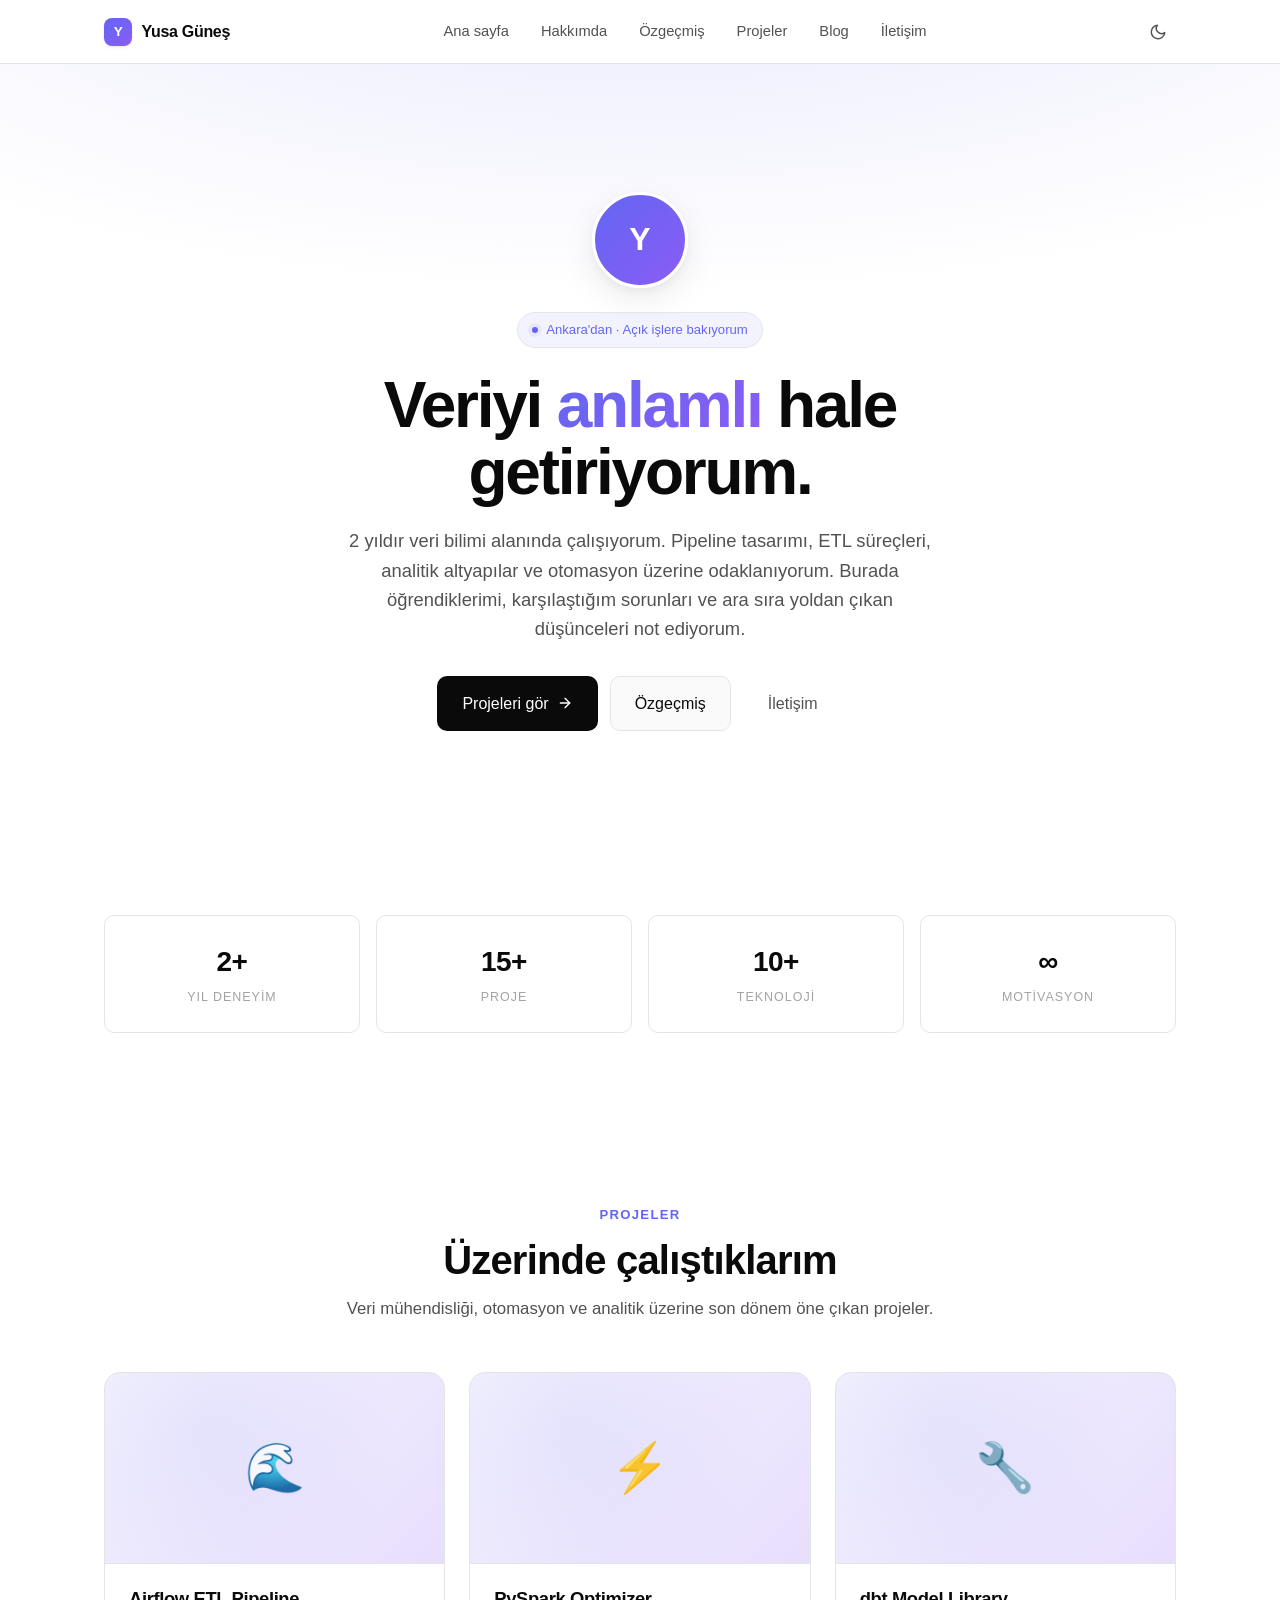
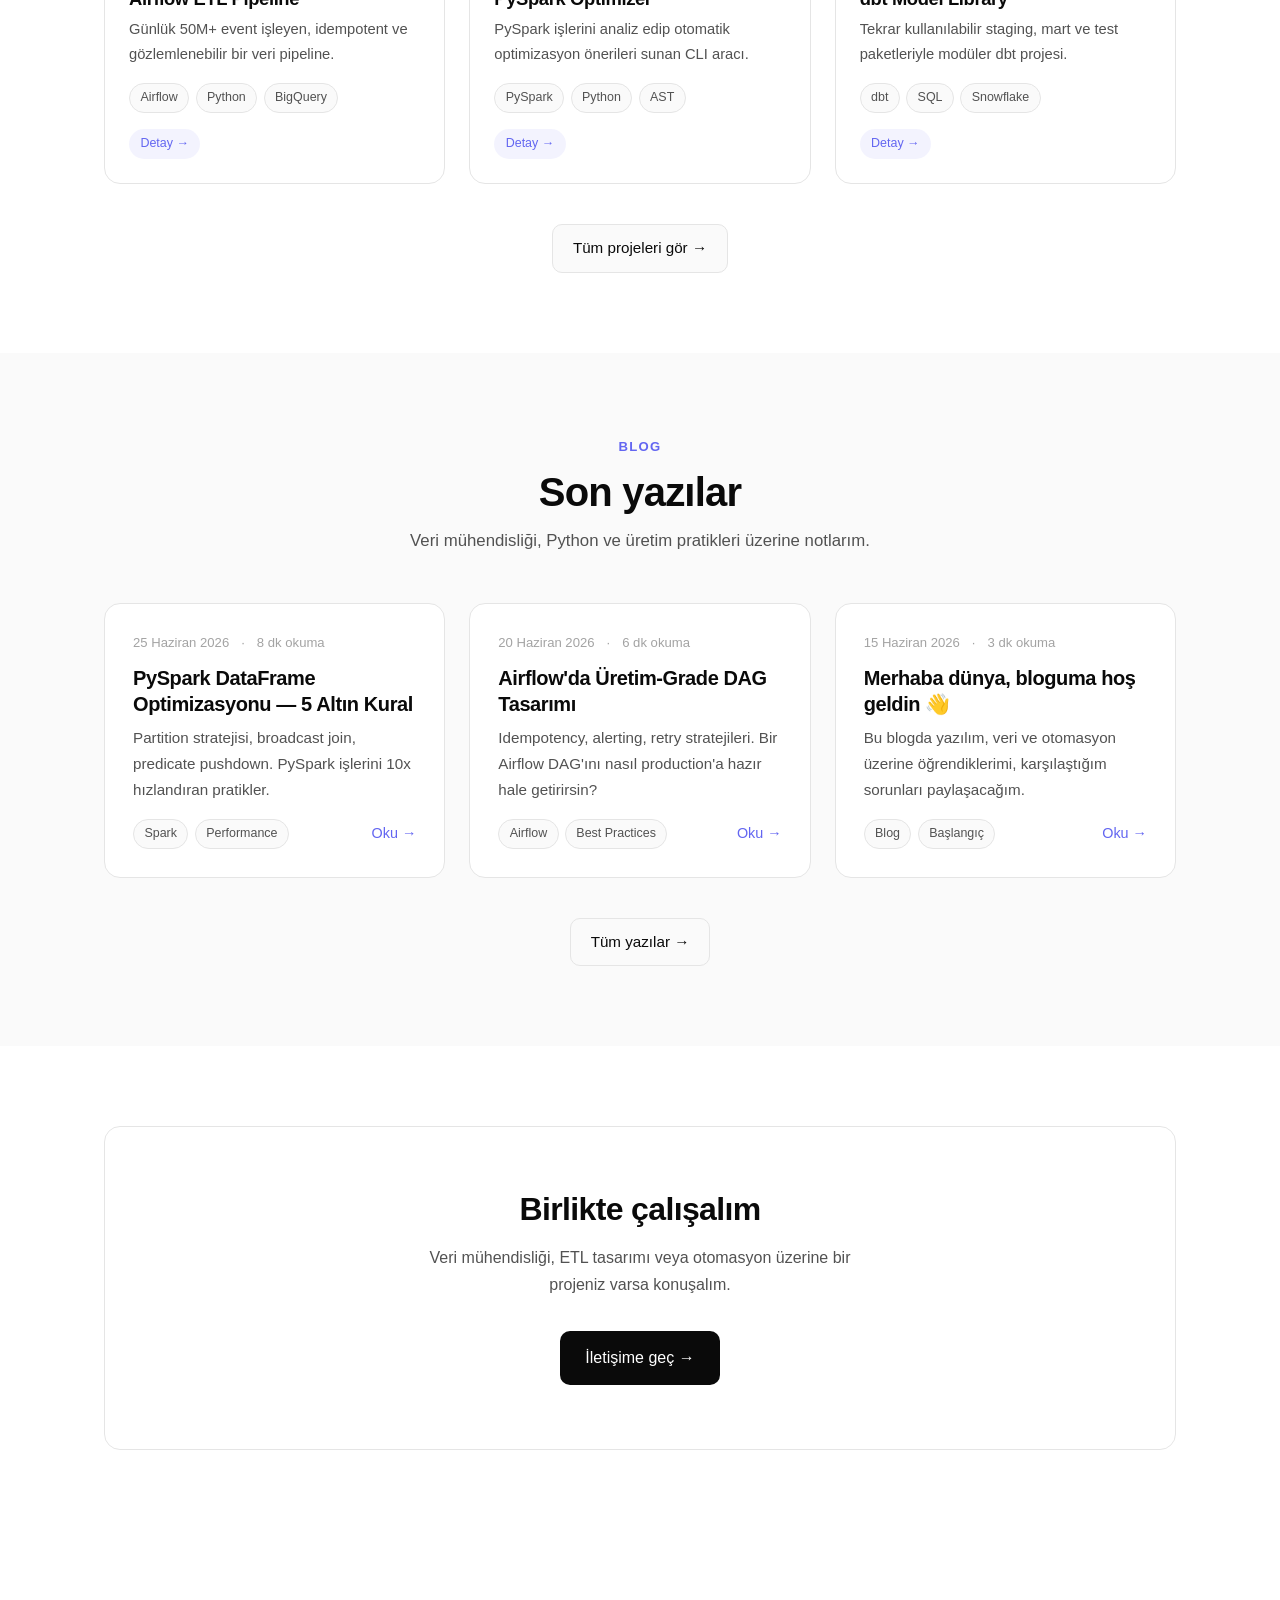
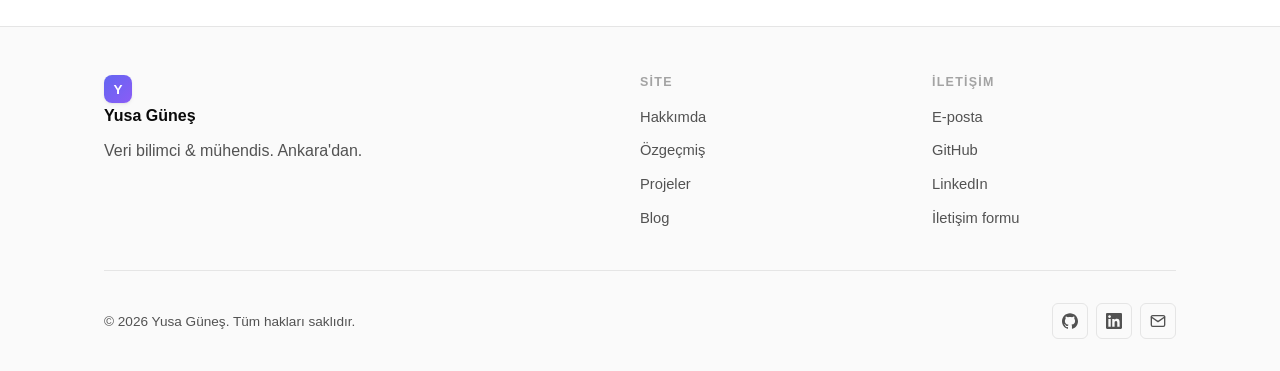
<file: index.html>
<!DOCTYPE html>
<html lang="tr">
<head>
  <meta charset="UTF-8">
  <meta name="viewport" content="width=device-width, initial-scale=1.0">
  <title>Yusa Güneş — Veri Bilimci & Mühendis</title>
  <meta name="description" content="Veri, otomasyon ve yazılım üzerine notlar. Veri bilimi, ETL, Spark, Airflow ve dbt ile ilgili öğrendiklerimi paylaşıyorum.">
  <meta name="author" content="Yusa Güneş">
  <meta name="theme-color" content="#ffffff">
  <link rel="icon" type="image/svg+xml" href="data:image/svg+xml,%3Csvg xmlns='http://www.w3.org/2000/svg' viewBox='0 0 100 100'%3E%3Cdefs%3E%3ClinearGradient id='g' x1='0' y1='0' x2='1' y2='1'%3E%3Cstop offset='0%25' stop-color='%236366f1'/%3E%3Cstop offset='100%25' stop-color='%238b5cf6'/%3E%3C/linearGradient%3E%3C/defs%3E%3Crect width='100' height='100' rx='22' fill='url(%23g)'/%3E%3Ctext x='50' y='68' font-size='60' text-anchor='middle' fill='white' font-family='sans-serif' font-weight='700'%3EY%3C/text%3E%3C/svg%3E">

  <!-- Open Graph -->
  <meta property="og:title" content="Yusa Güneş — Veri Bilimci & Mühendis">
  <meta property="og:description" content="Veri, otomasyon ve yazılım üzerine notlar.">
  <meta property="og:type" content="website">
  <meta property="og:url" content="https://yusagunes.github.io/">

  <!-- Styles -->
  <link rel="stylesheet" href="assets/css/main.css">
  <link rel="stylesheet" href="assets/css/components.css">

  <!-- JSON-LD -->
  <script type="application/ld+json">
  {
    "@context": "https://schema.org",
    "@type": "Person",
    "name": "Yusa Güneş",
    "jobTitle": "Data Scientist",
    "url": "https://yusagunes.github.io/",
    "sameAs": [
      "https://github.com/yusagunes",
      "https://linkedin.com/in/yusagunes"
    ]
  }
  </script>
</head>
<body>

<a href="#main" class="skip-link">İçeriğe atla</a>

<!-- ===== Navigation ===== -->
<nav class="nav" aria-label="Ana navigasyon">
  <div class="container nav-inner">
    <a href="index.html" class="nav-logo">
      <span class="nav-logo-mark">Y</span>
      <span>Yusa Güneş</span>
    </a>
    <ul class="nav-links">
      <li><a href="index.html" class="nav-link">Ana sayfa</a></li>
      <li><a href="about.html" class="nav-link">Hakkımda</a></li>
      <li><a href="resume.html" class="nav-link">Özgeçmiş</a></li>
      <li><a href="projects.html" class="nav-link">Projeler</a></li>
      <li><a href="blog.html" class="nav-link">Blog</a></li>
      <li><a href="contact.html" class="nav-link">İletişim</a></li>
    </ul>
    <div class="nav-actions">
      <button class="theme-toggle" aria-label="Tema değiştir">
        <svg class="moon" viewBox="0 0 24 24" fill="none" stroke="currentColor" stroke-width="2" stroke-linecap="round" stroke-linejoin="round"><path d="M21 12.79A9 9 0 1 1 11.21 3 7 7 0 0 0 21 12.79z"/></svg>
        <svg class="sun" viewBox="0 0 24 24" fill="none" stroke="currentColor" stroke-width="2" stroke-linecap="round" stroke-linejoin="round"><circle cx="12" cy="12" r="5"/><line x1="12" y1="1" x2="12" y2="3"/><line x1="12" y1="21" x2="12" y2="23"/><line x1="4.22" y1="4.22" x2="5.64" y2="5.64"/><line x1="18.36" y1="18.36" x2="19.78" y2="19.78"/><line x1="1" y1="12" x2="3" y2="12"/><line x1="21" y1="12" x2="23" y2="12"/><line x1="4.22" y1="19.78" x2="5.64" y2="18.36"/><line x1="18.36" y1="5.64" x2="19.78" y2="4.22"/></svg>
      </button>
      <button class="nav-toggle" aria-label="Menüyü aç" aria-expanded="false">
        <svg width="20" height="20" viewBox="0 0 24 24" fill="none" stroke="currentColor" stroke-width="2" stroke-linecap="round"><line x1="3" y1="6" x2="21" y2="6"/><line x1="3" y1="12" x2="21" y2="12"/><line x1="3" y1="18" x2="21" y2="18"/></svg>
      </button>
    </div>
  </div>
</nav>

<main id="main">

<!-- ===== Hero ===== -->
<section class="hero">
  <div class="hero-inner">
    <div class="hero-photo" aria-hidden="true">Y</div>
    <div class="hero-eyebrow">
      <span class="hero-eyebrow-dot"></span>
      Ankara'dan · Açık işlere bakıyorum
    </div>
    <h1 class="hero-title">
      Veriyi <span class="hero-title-gradient">anlamlı</span> hale getiriyorum.
    </h1>
    <p class="hero-subtitle">
      2 yıldır veri bilimi alanında çalışıyorum. Pipeline tasarımı, ETL süreçleri, analitik altyapılar ve otomasyon üzerine odaklanıyorum. Burada öğrendiklerimi, karşılaştığım sorunları ve ara sıra yoldan çıkan düşünceleri not ediyorum.
    </p>
    <div class="hero-cta">
      <a href="projects.html" class="btn btn-primary btn-lg">
        Projeleri gör
        <svg viewBox="0 0 24 24" fill="none" stroke="currentColor" stroke-width="2" stroke-linecap="round"><line x1="5" y1="12" x2="19" y2="12"/><polyline points="12 5 19 12 12 19"/></svg>
      </a>
      <a href="resume.html" class="btn btn-secondary btn-lg">Özgeçmiş</a>
      <a href="contact.html" class="btn btn-ghost btn-lg">İletişim</a>
    </div>
  </div>
</section>

<!-- ===== Stats ===== -->
<section class="section" style="padding: 3rem 0;">
  <div class="container">
    <div class="stats-row">
      <div class="stat fade-in">
        <div class="stat-value">2+</div>
        <div class="stat-label">Yıl deneyim</div>
      </div>
      <div class="stat fade-in">
        <div class="stat-value">15+</div>
        <div class="stat-label">Proje</div>
      </div>
      <div class="stat fade-in">
        <div class="stat-value">10+</div>
        <div class="stat-label">Teknoloji</div>
      </div>
      <div class="stat fade-in">
        <div class="stat-value">∞</div>
        <div class="stat-label">Motivasyon</div>
      </div>
    </div>
  </div>
</section>

<!-- ===== Featured Projects ===== -->
<section class="section">
  <div class="container">
    <header class="section-head fade-in">
      <span class="section-eyebrow">Projeler</span>
      <h2 class="section-title">Üzerinde çalıştıklarım</h2>
      <p class="section-desc">Veri mühendisliği, otomasyon ve analitik üzerine son dönem öne çıkan projeler.</p>
    </header>
    <div class="grid grid-3">
      <a href="projects.html#airflow-pipeline" class="project-card fade-in">
        <div class="project-thumb" aria-hidden="true">🌊</div>
        <div class="project-body">
          <h3 class="project-title">Airflow ETL Pipeline</h3>
          <p class="project-desc">Günlük 50M+ event işleyen, idempotent ve gözlemlenebilir bir veri pipeline.</p>
          <div class="project-tech">
            <span class="chip">Airflow</span>
            <span class="chip">Python</span>
            <span class="chip">BigQuery</span>
          </div>
          <div class="project-links">
            <span class="chip chip-accent">Detay →</span>
          </div>
        </div>
      </a>
      <a href="projects.html#spark-optimizer" class="project-card fade-in">
        <div class="project-thumb" aria-hidden="true">⚡</div>
        <div class="project-body">
          <h3 class="project-title">PySpark Optimizer</h3>
          <p class="project-desc">PySpark işlerini analiz edip otomatik optimizasyon önerileri sunan CLI aracı.</p>
          <div class="project-tech">
            <span class="chip">PySpark</span>
            <span class="chip">Python</span>
            <span class="chip">AST</span>
          </div>
          <div class="project-links">
            <span class="chip chip-accent">Detay →</span>
          </div>
        </div>
      </a>
      <a href="projects.html#dbt-models" class="project-card fade-in">
        <div class="project-thumb" aria-hidden="true">🔧</div>
        <div class="project-body">
          <h3 class="project-title">dbt Model Library</h3>
          <p class="project-desc">Tekrar kullanılabilir staging, mart ve test paketleriyle modüler dbt projesi.</p>
          <div class="project-tech">
            <span class="chip">dbt</span>
            <span class="chip">SQL</span>
            <span class="chip">Snowflake</span>
          </div>
          <div class="project-links">
            <span class="chip chip-accent">Detay →</span>
          </div>
        </div>
      </a>
    </div>
    <div style="text-align: center; margin-top: 2.5rem;">
      <a href="projects.html" class="btn btn-secondary">Tüm projeleri gör →</a>
    </div>
  </div>
</section>

<!-- ===== Latest Blog Posts ===== -->
<section class="section" style="background: var(--bg-soft);">
  <div class="container">
    <header class="section-head fade-in">
      <span class="section-eyebrow">Blog</span>
      <h2 class="section-title">Son yazılar</h2>
      <p class="section-desc">Veri mühendisliği, Python ve üretim pratikleri üzerine notlarım.</p>
    </header>
    <div class="grid grid-3">
      <a href="blog/pyspark-optimizasyonu.html" class="post-card fade-in">
        <div class="post-card-meta">
          <time datetime="2026-06-25">25 Haziran 2026</time>
          <span>·</span>
          <span>8 dk okuma</span>
        </div>
        <h3 class="post-card-title">PySpark DataFrame Optimizasyonu — 5 Altın Kural</h3>
        <p class="post-card-excerpt">Partition stratejisi, broadcast join, predicate pushdown. PySpark işlerini 10x hızlandıran pratikler.</p>
        <div class="post-card-footer">
          <div class="tag-list">
            <span class="chip">Spark</span>
            <span class="chip">Performance</span>
          </div>
          <span style="color: var(--accent); font-size: 0.9rem;">Oku →</span>
        </div>
      </a>
      <a href="blog/airflow-patterns.html" class="post-card fade-in">
        <div class="post-card-meta">
          <time datetime="2026-06-20">20 Haziran 2026</time>
          <span>·</span>
          <span>6 dk okuma</span>
        </div>
        <h3 class="post-card-title">Airflow'da Üretim-Grade DAG Tasarımı</h3>
        <p class="post-card-excerpt">Idempotency, alerting, retry stratejileri. Bir Airflow DAG'ını nasıl production'a hazır hale getirirsin?</p>
        <div class="post-card-footer">
          <div class="tag-list">
            <span class="chip">Airflow</span>
            <span class="chip">Best Practices</span>
          </div>
          <span style="color: var(--accent); font-size: 0.9rem;">Oku →</span>
        </div>
      </a>
      <a href="blog/merhaba-dunya.html" class="post-card fade-in">
        <div class="post-card-meta">
          <time datetime="2026-06-15">15 Haziran 2026</time>
          <span>·</span>
          <span>3 dk okuma</span>
        </div>
        <h3 class="post-card-title">Merhaba dünya, bloguma hoş geldin 👋</h3>
        <p class="post-card-excerpt">Bu blogda yazılım, veri ve otomasyon üzerine öğrendiklerimi, karşılaştığım sorunları paylaşacağım.</p>
        <div class="post-card-footer">
          <div class="tag-list">
            <span class="chip">Blog</span>
            <span class="chip">Başlangıç</span>
          </div>
          <span style="color: var(--accent); font-size: 0.9rem;">Oku →</span>
        </div>
      </a>
    </div>
    <div style="text-align: center; margin-top: 2.5rem;">
      <a href="blog.html" class="btn btn-secondary">Tüm yazılar →</a>
    </div>
  </div>
</section>

<!-- ===== CTA ===== -->
<section class="section">
  <div class="container">
    <div class="card card-glass" style="text-align: center; padding: 4rem 2rem;">
      <h2 style="font-size: 2rem; margin-bottom: 1rem;">Birlikte çalışalım</h2>
      <p style="max-width: 480px; margin: 0 auto 2rem;">
        Veri mühendisliği, ETL tasarımı veya otomasyon üzerine bir projeniz varsa konuşalım.
      </p>
      <a href="contact.html" class="btn btn-primary btn-lg">İletişime geç →</a>
    </div>
  </div>
</section>

</main>

<!-- ===== Footer ===== -->
<footer class="footer">
  <div class="container">
    <div class="footer-inner">
      <div class="footer-brand">
        <div class="nav-logo-mark">Y</div>
        <div>
          <strong>Yusa Güneş</strong>
          <p>Veri bilimci & mühendis. Ankara'dan.</p>
        </div>
      </div>
      <div class="footer-col">
        <h4>Site</h4>
        <ul>
          <li><a href="about.html">Hakkımda</a></li>
          <li><a href="resume.html">Özgeçmiş</a></li>
          <li><a href="projects.html">Projeler</a></li>
          <li><a href="blog.html">Blog</a></li>
        </ul>
      </div>
      <div class="footer-col">
        <h4>İletişim</h4>
        <ul>
          <li><a href="mailto:yusagunes36@gmail.com">E-posta</a></li>
          <li><a href="https://github.com/yusagunes" target="_blank" rel="noopener">GitHub</a></li>
          <li><a href="https://linkedin.com/in/yusagunes" target="_blank" rel="noopener">LinkedIn</a></li>
          <li><a href="contact.html">İletişim formu</a></li>
        </ul>
      </div>
    </div>
    <div class="footer-bottom">
      <p>© <span id="current-year"></span> Yusa Güneş. Tüm hakları saklıdır.</p>
      <div class="footer-social">
        <a href="https://github.com/yusagunes" aria-label="GitHub" target="_blank" rel="noopener">
          <svg viewBox="0 0 24 24" fill="currentColor"><path d="M12 .297c-6.63 0-12 5.373-12 12 0 5.303 3.438 9.8 8.205 11.385.6.113.82-.258.82-.577 0-.285-.01-1.04-.015-2.04-3.338.724-4.042-1.61-4.042-1.61C4.422 18.07 3.633 17.7 3.633 17.7c-1.087-.744.084-.729.084-.729 1.205.084 1.838 1.236 1.838 1.236 1.07 1.835 2.809 1.305 3.495.998.108-.776.417-1.305.76-1.605-2.665-.3-5.466-1.332-5.466-5.93 0-1.31.465-2.38 1.235-3.22-.135-.303-.54-1.523.105-3.176 0 0 1.005-.322 3.3 1.23.96-.267 1.98-.4 3-.405 1.02.005 2.04.138 3 .405 2.28-1.552 3.285-1.23 3.285-1.23.645 1.653.24 2.873.12 3.176.765.84 1.23 1.91 1.23 3.22 0 4.61-2.805 5.625-5.475 5.92.42.36.81 1.096.81 2.22 0 1.606-.015 2.896-.015 3.286 0 .315.21.69.825.57C20.565 22.092 24 17.592 24 12.297c0-6.627-5.373-12-12-12"/></svg>
        </a>
        <a href="https://linkedin.com/in/yusagunes" aria-label="LinkedIn" target="_blank" rel="noopener">
          <svg viewBox="0 0 24 24" fill="currentColor"><path d="M20.447 20.452h-3.554v-5.569c0-1.328-.027-3.037-1.852-3.037-1.853 0-2.136 1.445-2.136 2.939v5.667H9.351V9h3.414v1.561h.046c.477-.9 1.637-1.85 3.37-1.85 3.601 0 4.267 2.37 4.267 5.455v6.286zM5.337 7.433c-1.144 0-2.063-.926-2.063-2.065 0-1.138.92-2.063 2.063-2.063 1.14 0 2.064.925 2.064 2.063 0 1.139-.925 2.065-2.064 2.065zm1.782 13.019H3.555V9h3.564v11.452zM22.225 0H1.771C.792 0 0 .774 0 1.729v20.542C0 23.227.792 24 1.771 24h20.451C23.2 24 24 23.227 24 22.271V1.729C24 .774 23.2 0 22.222 0h.003z"/></svg>
        </a>
        <a href="mailto:yusagunes36@gmail.com" aria-label="E-posta">
          <svg viewBox="0 0 24 24" fill="none" stroke="currentColor" stroke-width="2" stroke-linecap="round" stroke-linejoin="round"><path d="M4 4h16c1.1 0 2 .9 2 2v12c0 1.1-.9 2-2 2H4c-1.1 0-2-.9-2-2V6c0-1.1.9-2 2-2z"/><polyline points="22,6 12,13 2,6"/></svg>
        </a>
      </div>
    </div>
  </div>
</footer>

<script src="assets/js/main.js"></script>
<script src="assets/js/animations.js"></script>
</body>
</html>
</file>
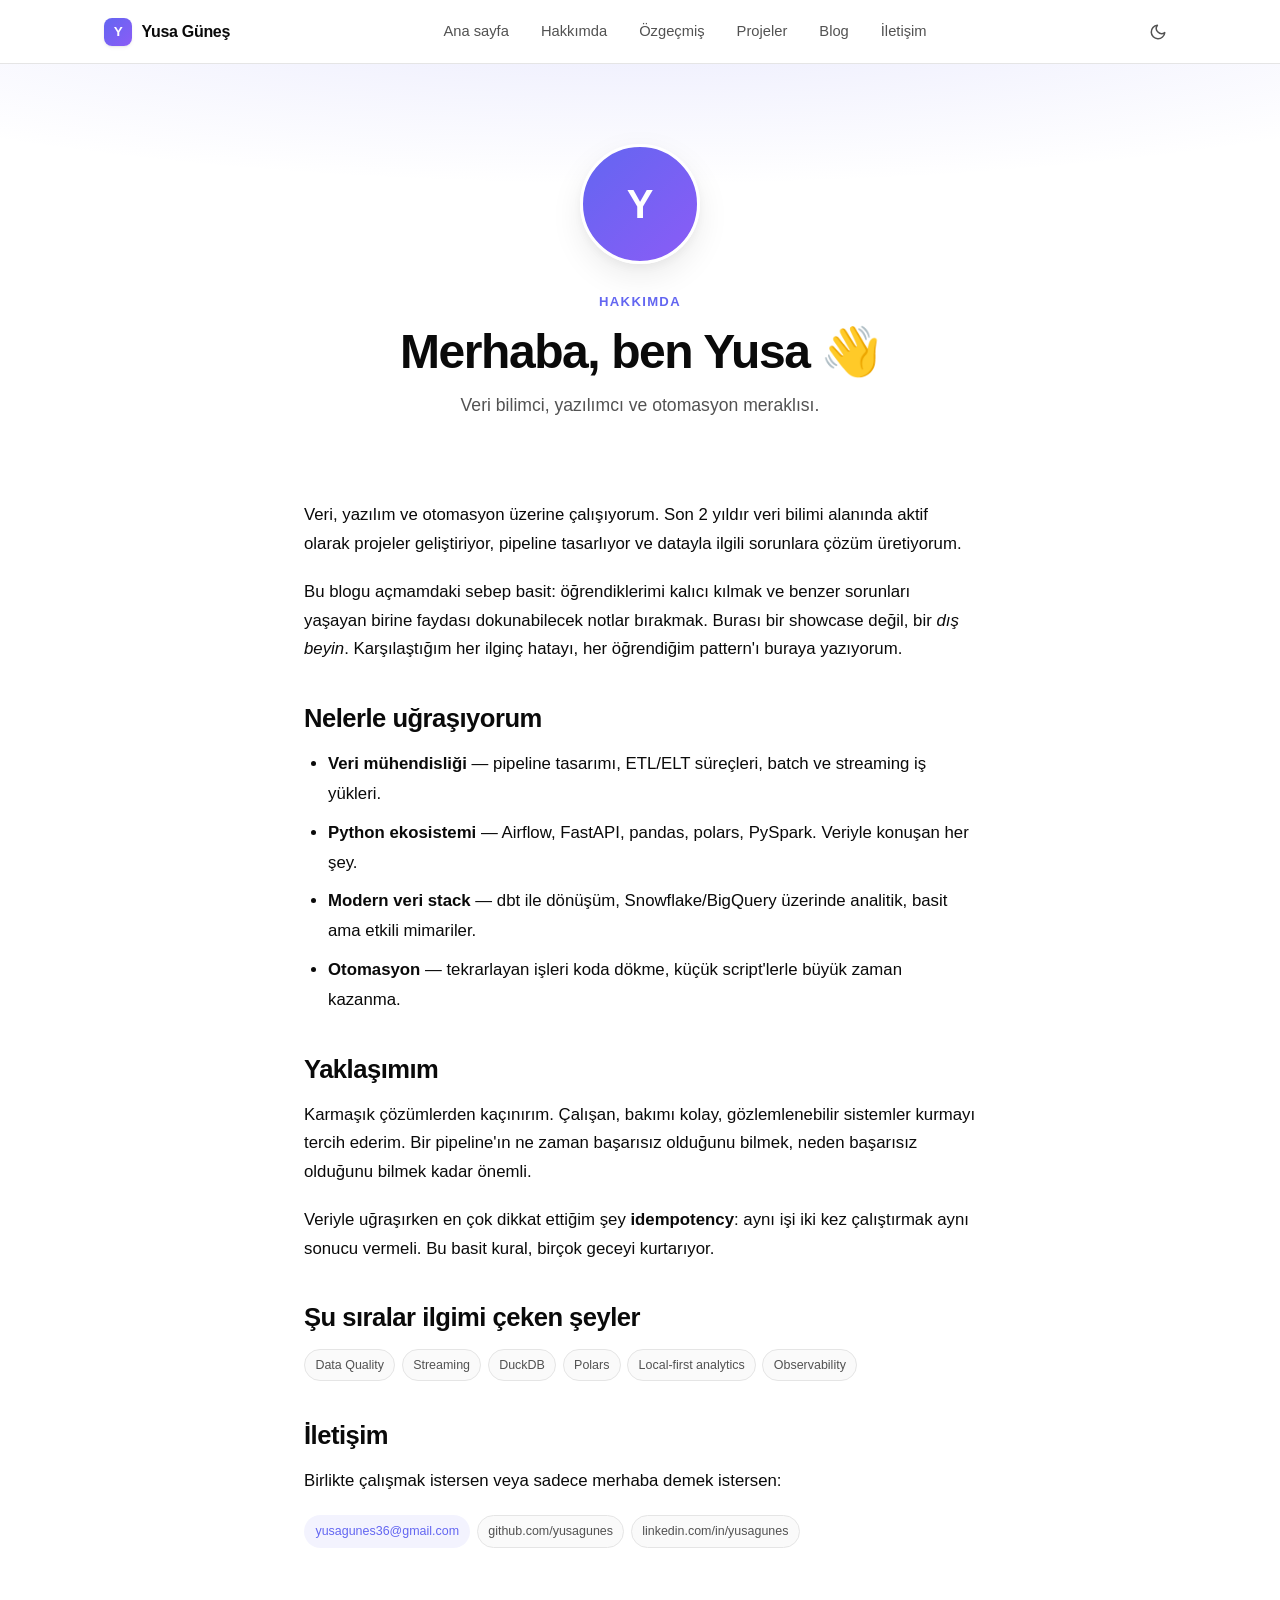
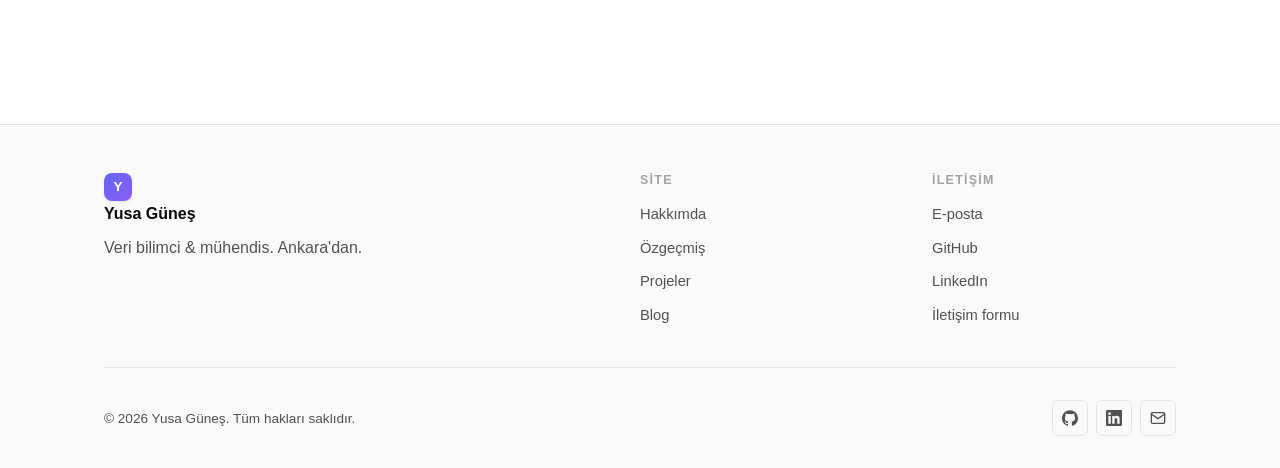
<file: about.html>
<!DOCTYPE html>
<html lang="tr">
<head>
  <meta charset="UTF-8">
  <meta name="viewport" content="width=device-width, initial-scale=1.0">
  <title>Hakkımda — Yusa Güneş</title>
  <meta name="description" content="Yusa Güneş hakkında: veri bilimci, yazılımcı ve otomasyon meraklısı.">
  <meta name="theme-color" content="#ffffff">
  <link rel="icon" type="image/svg+xml" href="data:image/svg+xml,%3Csvg xmlns='http://www.w3.org/2000/svg' viewBox='0 0 100 100'%3E%3Cdefs%3E%3ClinearGradient id='g' x1='0' y1='0' x2='1' y2='1'%3E%3Cstop offset='0%25' stop-color='%236366f1'/%3E%3Cstop offset='100%25' stop-color='%238b5cf6'/%3E%3C/linearGradient%3E%3C/defs%3E%3Crect width='100' height='100' rx='22' fill='url(%23g)'/%3E%3Ctext x='50' y='68' font-size='60' text-anchor='middle' fill='white' font-family='sans-serif' font-weight='700'%3EY%3C/text%3E%3C/svg%3E">
  <link rel="stylesheet" href="assets/css/main.css">
  <link rel="stylesheet" href="assets/css/components.css">
</head>
<body>

<a href="#main" class="skip-link">İçeriğe atla</a>

<nav class="nav" aria-label="Ana navigasyon">
  <div class="container nav-inner">
    <a href="index.html" class="nav-logo">
      <span class="nav-logo-mark">Y</span>
      <span>Yusa Güneş</span>
    </a>
    <ul class="nav-links">
      <li><a href="index.html" class="nav-link">Ana sayfa</a></li>
      <li><a href="about.html" class="nav-link">Hakkımda</a></li>
      <li><a href="resume.html" class="nav-link">Özgeçmiş</a></li>
      <li><a href="projects.html" class="nav-link">Projeler</a></li>
      <li><a href="blog.html" class="nav-link">Blog</a></li>
      <li><a href="contact.html" class="nav-link">İletişim</a></li>
    </ul>
    <div class="nav-actions">
      <button class="theme-toggle" aria-label="Tema değiştir">
        <svg class="moon" viewBox="0 0 24 24" fill="none" stroke="currentColor" stroke-width="2" stroke-linecap="round" stroke-linejoin="round"><path d="M21 12.79A9 9 0 1 1 11.21 3 7 7 0 0 0 21 12.79z"/></svg>
        <svg class="sun" viewBox="0 0 24 24" fill="none" stroke="currentColor" stroke-width="2" stroke-linecap="round" stroke-linejoin="round"><circle cx="12" cy="12" r="5"/><line x1="12" y1="1" x2="12" y2="3"/><line x1="12" y1="21" x2="12" y2="23"/><line x1="4.22" y1="4.22" x2="5.64" y2="5.64"/><line x1="18.36" y1="18.36" x2="19.78" y2="19.78"/><line x1="1" y1="12" x2="3" y2="12"/><line x1="21" y1="12" x2="23" y2="12"/><line x1="4.22" y1="19.78" x2="5.64" y2="18.36"/><line x1="18.36" y1="5.64" x2="19.78" y2="4.22"/></svg>
      </button>
      <button class="nav-toggle" aria-label="Menüyü aç" aria-expanded="false">
        <svg width="20" height="20" viewBox="0 0 24 24" fill="none" stroke="currentColor" stroke-width="2" stroke-linecap="round"><line x1="3" y1="6" x2="21" y2="6"/><line x1="3" y1="12" x2="21" y2="12"/><line x1="3" y1="18" x2="21" y2="18"/></svg>
      </button>
    </div>
  </div>
</nav>

<main id="main">

<section class="page-header">
  <div class="page-header-inner">
    <div class="hero-photo" style="width: 120px; height: 120px; font-size: 2.5rem; margin-bottom: 1.5rem;">Y</div>
    <span class="section-eyebrow">Hakkımda</span>
    <h1 class="page-title">Merhaba, ben Yusa 👋</h1>
    <p class="page-desc">Veri bilimci, yazılımcı ve otomasyon meraklısı.</p>
  </div>
</section>

<section class="section" style="padding-top: 2rem;">
  <div class="container-narrow">
    <div class="article-body">
      <p>
        Veri, yazılım ve otomasyon üzerine çalışıyorum. Son 2 yıldır veri bilimi alanında aktif olarak projeler geliştiriyor, pipeline tasarlıyor ve datayla ilgili sorunlara çözüm üretiyorum.
      </p>
      <p>
        Bu blogu açmamdaki sebep basit: öğrendiklerimi kalıcı kılmak ve benzer sorunları yaşayan birine faydası dokunabilecek notlar bırakmak. Burası bir showcase değil, bir <em>dış beyin</em>. Karşılaştığım her ilginç hatayı, her öğrendiğim pattern'ı buraya yazıyorum.
      </p>

      <h2>Nelerle uğraşıyorum</h2>
      <ul>
        <li><strong>Veri mühendisliği</strong> — pipeline tasarımı, ETL/ELT süreçleri, batch ve streaming iş yükleri.</li>
        <li><strong>Python ekosistemi</strong> — Airflow, FastAPI, pandas, polars, PySpark. Veriyle konuşan her şey.</li>
        <li><strong>Modern veri stack</strong> — dbt ile dönüşüm, Snowflake/BigQuery üzerinde analitik, basit ama etkili mimariler.</li>
        <li><strong>Otomasyon</strong> — tekrarlayan işleri koda dökme, küçük script'lerle büyük zaman kazanma.</li>
      </ul>

      <h2>Yaklaşımım</h2>
      <p>
        Karmaşık çözümlerden kaçınırım. Çalışan, bakımı kolay, gözlemlenebilir sistemler kurmayı tercih ederim. Bir pipeline'ın ne zaman başarısız olduğunu bilmek, neden başarısız olduğunu bilmek kadar önemli.
      </p>
      <p>
        Veriyle uğraşırken en çok dikkat ettiğim şey <strong>idempotency</strong>: aynı işi iki kez çalıştırmak aynı sonucu vermeli. Bu basit kural, birçok geceyi kurtarıyor.
      </p>

      <h2>Şu sıralar ilgimi çeken şeyler</h2>
      <div class="tag-list" style="margin: 1rem 0 1.5rem;">
        <span class="chip">Data Quality</span>
        <span class="chip">Streaming</span>
        <span class="chip">DuckDB</span>
        <span class="chip">Polars</span>
        <span class="chip">Local-first analytics</span>
        <span class="chip">Observability</span>
      </div>

      <h2>İletişim</h2>
      <p>
        Birlikte çalışmak istersen veya sadece merhaba demek istersen:
      </p>
      <div class="tag-list">
        <a href="mailto:yusagunes36@gmail.com" class="chip chip-accent">yusagunes36@gmail.com</a>
        <a href="https://github.com/yusagunes" class="chip">github.com/yusagunes</a>
        <a href="https://linkedin.com/in/yusagunes" class="chip">linkedin.com/in/yusagunes</a>
      </div>
    </div>
  </div>
</section>

</main>

<footer class="footer">
  <div class="container">
    <div class="footer-inner">
      <div class="footer-brand">
        <div class="nav-logo-mark">Y</div>
        <div>
          <strong>Yusa Güneş</strong>
          <p>Veri bilimci & mühendis. Ankara'dan.</p>
        </div>
      </div>
      <div class="footer-col">
        <h4>Site</h4>
        <ul>
          <li><a href="about.html">Hakkımda</a></li>
          <li><a href="resume.html">Özgeçmiş</a></li>
          <li><a href="projects.html">Projeler</a></li>
          <li><a href="blog.html">Blog</a></li>
        </ul>
      </div>
      <div class="footer-col">
        <h4>İletişim</h4>
        <ul>
          <li><a href="mailto:yusagunes36@gmail.com">E-posta</a></li>
          <li><a href="https://github.com/yusagunes" target="_blank" rel="noopener">GitHub</a></li>
          <li><a href="https://linkedin.com/in/yusagunes" target="_blank" rel="noopener">LinkedIn</a></li>
          <li><a href="contact.html">İletişim formu</a></li>
        </ul>
      </div>
    </div>
    <div class="footer-bottom">
      <p>© <span id="current-year"></span> Yusa Güneş. Tüm hakları saklıdır.</p>
      <div class="footer-social">
        <a href="https://github.com/yusagunes" aria-label="GitHub" target="_blank" rel="noopener">
          <svg viewBox="0 0 24 24" fill="currentColor"><path d="M12 .297c-6.63 0-12 5.373-12 12 0 5.303 3.438 9.8 8.205 11.385.6.113.82-.258.82-.577 0-.285-.01-1.04-.015-2.04-3.338.724-4.042-1.61-4.042-1.61C4.422 18.07 3.633 17.7 3.633 17.7c-1.087-.744.084-.729.084-.729 1.205.084 1.838 1.236 1.838 1.236 1.07 1.835 2.809 1.305 3.495.998.108-.776.417-1.305.76-1.605-2.665-.3-5.466-1.332-5.466-5.93 0-1.31.465-2.38 1.235-3.22-.135-.303-.54-1.523.105-3.176 0 0 1.005-.322 3.3 1.23.96-.267 1.98-.4 3-.405 1.02.005 2.04.138 3 .405 2.28-1.552 3.285-1.23 3.285-1.23.645 1.653.24 2.873.12 3.176.765.84 1.23 1.91 1.23 3.22 0 4.61-2.805 5.625-5.475 5.92.42.36.81 1.096.81 2.22 0 1.606-.015 2.896-.015 3.286 0 .315.21.69.825.57C20.565 22.092 24 17.592 24 12.297c0-6.627-5.373-12-12-12"/></svg>
        </a>
        <a href="https://linkedin.com/in/yusagunes" aria-label="LinkedIn" target="_blank" rel="noopener">
          <svg viewBox="0 0 24 24" fill="currentColor"><path d="M20.447 20.452h-3.554v-5.569c0-1.328-.027-3.037-1.852-3.037-1.853 0-2.136 1.445-2.136 2.939v5.667H9.351V9h3.414v1.561h.046c.477-.9 1.637-1.85 3.37-1.85 3.601 0 4.267 2.37 4.267 5.455v6.286zM5.337 7.433c-1.144 0-2.063-.926-2.063-2.065 0-1.138.92-2.063 2.063-2.063 1.14 0 2.064.925 2.064 2.063 0 1.139-.925 2.065-2.064 2.065zm1.782 13.019H3.555V9h3.564v11.452zM22.225 0H1.771C.792 0 0 .774 0 1.729v20.542C0 23.227.792 24 1.771 24h20.451C23.2 24 24 23.227 24 22.271V1.729C24 .774 23.2 0 22.222 0h.003z"/></svg>
        </a>
        <a href="mailto:yusagunes36@gmail.com" aria-label="E-posta">
          <svg viewBox="0 0 24 24" fill="none" stroke="currentColor" stroke-width="2" stroke-linecap="round" stroke-linejoin="round"><path d="M4 4h16c1.1 0 2 .9 2 2v12c0 1.1-.9 2-2 2H4c-1.1 0-2-.9-2-2V6c0-1.1.9-2 2-2z"/><polyline points="22,6 12,13 2,6"/></svg>
        </a>
      </div>
    </div>
  </div>
</footer>

<script src="assets/js/main.js"></script>
<script src="assets/js/animations.js"></script>
</body>
</html>
</file>
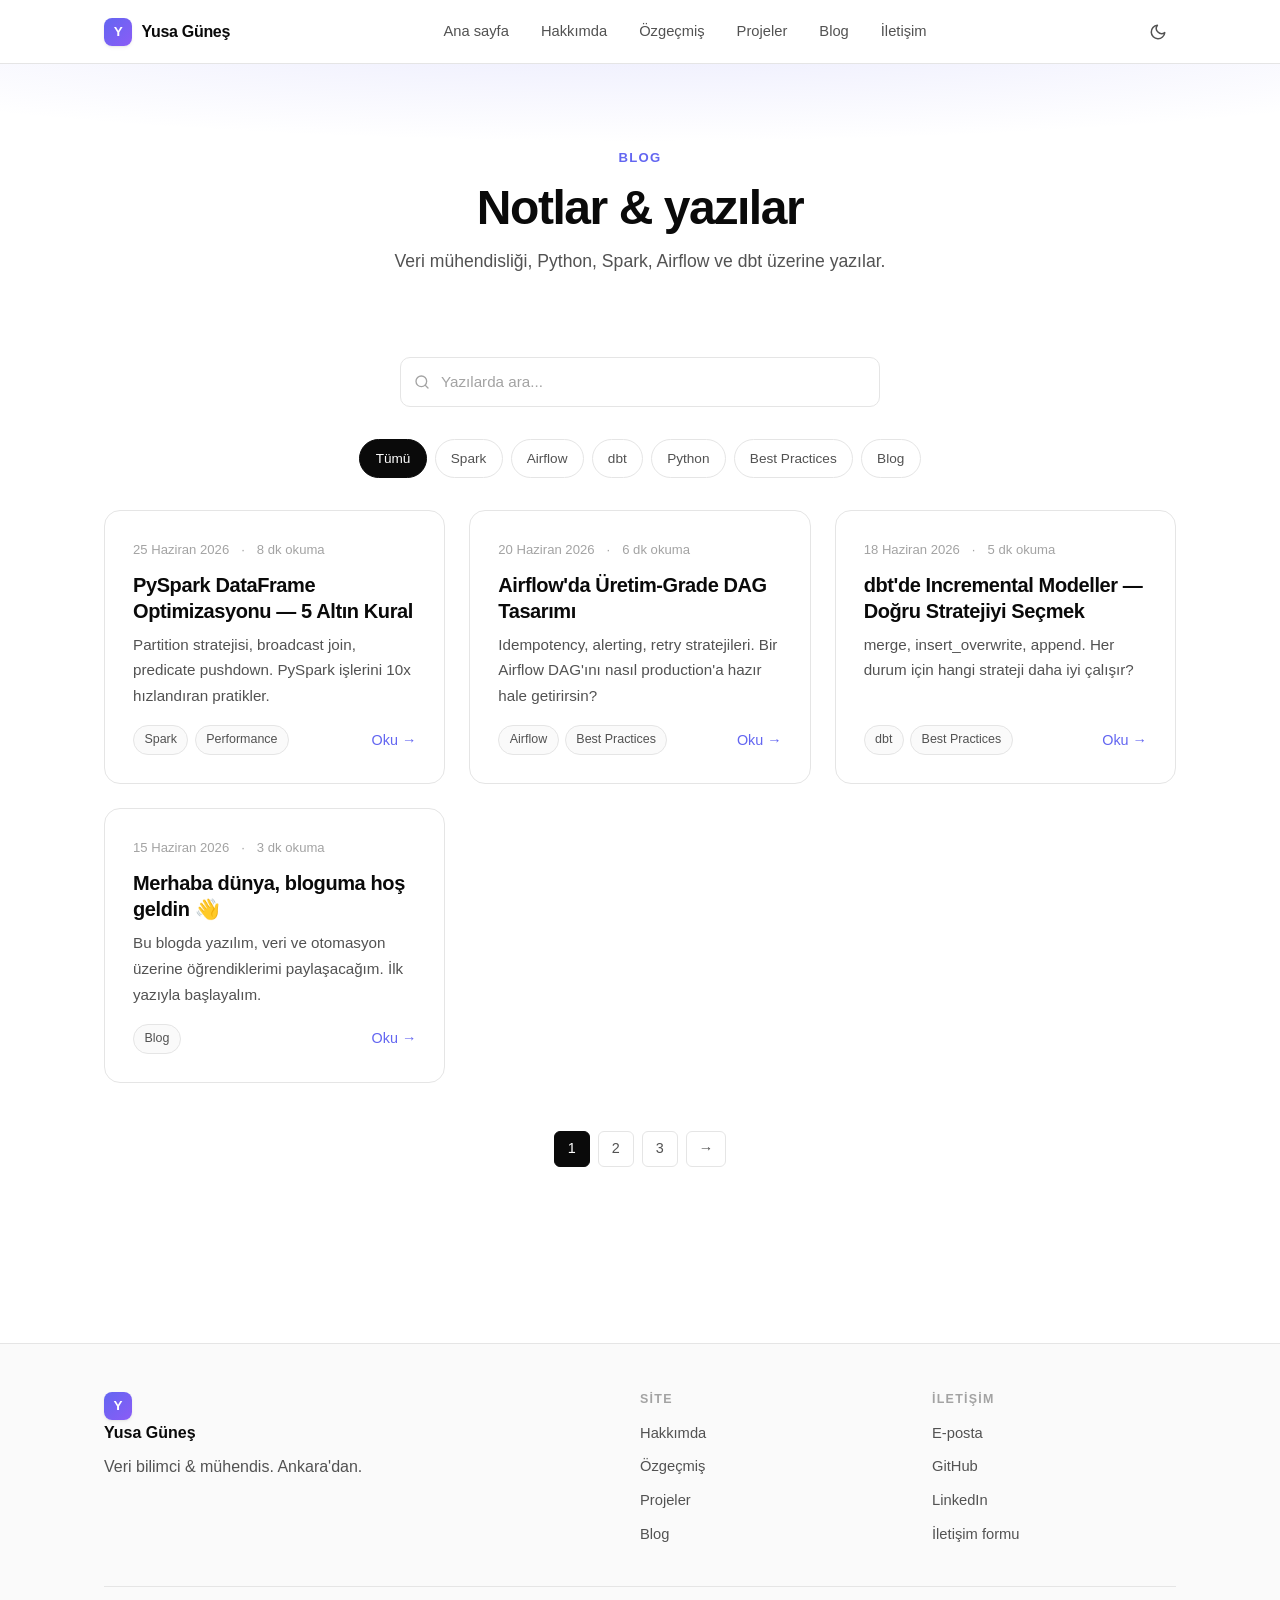
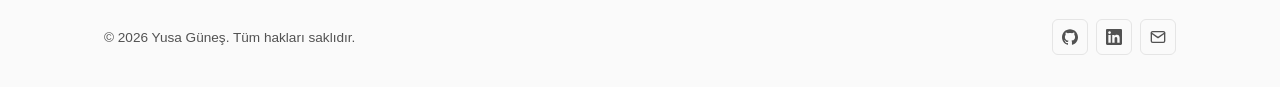
<file: blog.html>
<!DOCTYPE html>
<html lang="tr">
<head>
  <meta charset="UTF-8">
  <meta name="viewport" content="width=device-width, initial-scale=1.0">
  <title>Blog — Yusa Güneş</title>
  <meta name="description" content="Veri mühendisliği, Python, Spark, Airflow ve dbt üzerine notlar.">
  <meta name="theme-color" content="#ffffff">
  <link rel="icon" type="image/svg+xml" href="data:image/svg+xml,%3Csvg xmlns='http://www.w3.org/2000/svg' viewBox='0 0 100 100'%3E%3Cdefs%3E%3ClinearGradient id='g' x1='0' y1='0' x2='1' y2='1'%3E%3Cstop offset='0%25' stop-color='%236366f1'/%3E%3Cstop offset='100%25' stop-color='%238b5cf6'/%3E%3C/linearGradient%3E%3C/defs%3E%3Crect width='100' height='100' rx='22' fill='url(%23g)'/%3E%3Ctext x='50' y='68' font-size='60' text-anchor='middle' fill='white' font-family='sans-serif' font-weight='700'%3EY%3C/text%3E%3C/svg%3E">
  <link rel="stylesheet" href="assets/css/main.css">
  <link rel="stylesheet" href="assets/css/components.css">
</head>
<body>

<a href="#main" class="skip-link">İçeriğe atla</a>

<nav class="nav" aria-label="Ana navigasyon">
  <div class="container nav-inner">
    <a href="index.html" class="nav-logo">
      <span class="nav-logo-mark">Y</span>
      <span>Yusa Güneş</span>
    </a>
    <ul class="nav-links">
      <li><a href="index.html" class="nav-link">Ana sayfa</a></li>
      <li><a href="about.html" class="nav-link">Hakkımda</a></li>
      <li><a href="resume.html" class="nav-link">Özgeçmiş</a></li>
      <li><a href="projects.html" class="nav-link">Projeler</a></li>
      <li><a href="blog.html" class="nav-link">Blog</a></li>
      <li><a href="contact.html" class="nav-link">İletişim</a></li>
    </ul>
    <div class="nav-actions">
      <button class="theme-toggle" aria-label="Tema değiştir">
        <svg class="moon" viewBox="0 0 24 24" fill="none" stroke="currentColor" stroke-width="2" stroke-linecap="round" stroke-linejoin="round"><path d="M21 12.79A9 9 0 1 1 11.21 3 7 7 0 0 0 21 12.79z"/></svg>
        <svg class="sun" viewBox="0 0 24 24" fill="none" stroke="currentColor" stroke-width="2" stroke-linecap="round" stroke-linejoin="round"><circle cx="12" cy="12" r="5"/><line x1="12" y1="1" x2="12" y2="3"/><line x1="12" y1="21" x2="12" y2="23"/><line x1="4.22" y1="4.22" x2="5.64" y2="5.64"/><line x1="18.36" y1="18.36" x2="19.78" y2="19.78"/><line x1="1" y1="12" x2="3" y2="12"/><line x1="21" y1="12" x2="23" y2="12"/><line x1="4.22" y1="19.78" x2="5.64" y2="18.36"/><line x1="18.36" y1="5.64" x2="19.78" y2="4.22"/></svg>
      </button>
      <button class="nav-toggle" aria-label="Menüyü aç" aria-expanded="false">
        <svg width="20" height="20" viewBox="0 0 24 24" fill="none" stroke="currentColor" stroke-width="2" stroke-linecap="round"><line x1="3" y1="6" x2="21" y2="6"/><line x1="3" y1="12" x2="21" y2="12"/><line x1="3" y1="18" x2="21" y2="18"/></svg>
      </button>
    </div>
  </div>
</nav>

<main id="main">

<section class="page-header">
  <div class="page-header-inner">
    <span class="section-eyebrow">Blog</span>
    <h1 class="page-title">Notlar & yazılar</h1>
    <p class="page-desc">Veri mühendisliği, Python, Spark, Airflow ve dbt üzerine yazılar.</p>
  </div>
</section>

<section class="section" style="padding-top: 2rem;">
  <div class="container">

    <!-- Search & Filter -->
    <div class="search-box">
      <svg class="search-icon" viewBox="0 0 24 24" fill="none" stroke="currentColor" stroke-width="2" stroke-linecap="round" stroke-linejoin="round"><circle cx="11" cy="11" r="8"/><line x1="21" y1="21" x2="16.65" y2="16.65"/></svg>
      <input type="search" id="post-search" class="search-input" placeholder="Yazılarda ara..." aria-label="Blog yazılarında ara">
    </div>

    <div class="filter-pills">
      <button class="filter-pill active" data-tag="all">Tümü</button>
      <button class="filter-pill" data-tag="spark">Spark</button>
      <button class="filter-pill" data-tag="airflow">Airflow</button>
      <button class="filter-pill" data-tag="dbt">dbt</button>
      <button class="filter-pill" data-tag="python">Python</button>
      <button class="filter-pill" data-tag="best-practices">Best Practices</button>
      <button class="filter-pill" data-tag="blog">Blog</button>
    </div>

    <!-- Posts -->
    <div class="grid grid-2" id="posts-grid">

      <a href="blog/pyspark-optimizasyonu.html" class="post-card fade-in" data-tags="spark,performance,python" data-title="PySpark DataFrame Optimizasyonu — 5 Altın Kural" data-excerpt="Partition stratejisi, broadcast join, predicate pushdown. PySpark işlerini 10x hızlandıran pratikler.">
        <div class="post-card-meta">
          <time datetime="2026-06-25">25 Haziran 2026</time>
          <span>·</span>
          <span>8 dk okuma</span>
        </div>
        <h3 class="post-card-title">PySpark DataFrame Optimizasyonu — 5 Altın Kural</h3>
        <p class="post-card-excerpt">Partition stratejisi, broadcast join, predicate pushdown. PySpark işlerini 10x hızlandıran pratikler.</p>
        <div class="post-card-footer">
          <div class="tag-list">
            <span class="chip">Spark</span>
            <span class="chip">Performance</span>
          </div>
          <span style="color: var(--accent); font-size: 0.9rem;">Oku →</span>
        </div>
      </a>

      <a href="blog/airflow-patterns.html" class="post-card fade-in" data-tags="airflow,best-practices,python" data-title="Airflow'da Üretim-Grade DAG Tasarımı" data-excerpt="Idempotency, alerting, retry stratejileri. Bir Airflow DAG'ını nasıl production'a hazır hale getirirsin?">
        <div class="post-card-meta">
          <time datetime="2026-06-20">20 Haziran 2026</time>
          <span>·</span>
          <span>6 dk okuma</span>
        </div>
        <h3 class="post-card-title">Airflow'da Üretim-Grade DAG Tasarımı</h3>
        <p class="post-card-excerpt">Idempotency, alerting, retry stratejileri. Bir Airflow DAG'ını nasıl production'a hazır hale getirirsin?</p>
        <div class="post-card-footer">
          <div class="tag-list">
            <span class="chip">Airflow</span>
            <span class="chip">Best Practices</span>
          </div>
          <span style="color: var(--accent); font-size: 0.9rem;">Oku →</span>
        </div>
      </a>

      <a href="blog/dbt-incremental.html" class="post-card fade-in" data-tags="dbt,best-practices" data-title="dbt'de Incremental Modeller — Doğru Stratejiyi Seçmek" data-excerpt="merge, insert_overwrite, append. Her durum için hangi strateji daha iyi çalışır?">
        <div class="post-card-meta">
          <time datetime="2026-06-18">18 Haziran 2026</time>
          <span>·</span>
          <span>5 dk okuma</span>
        </div>
        <h3 class="post-card-title">dbt'de Incremental Modeller — Doğru Stratejiyi Seçmek</h3>
        <p class="post-card-excerpt">merge, insert_overwrite, append. Her durum için hangi strateji daha iyi çalışır?</p>
        <div class="post-card-footer">
          <div class="tag-list">
            <span class="chip">dbt</span>
            <span class="chip">Best Practices</span>
          </div>
          <span style="color: var(--accent); font-size: 0.9rem;">Oku →</span>
        </div>
      </a>

      <a href="blog/merhaba-dunya.html" class="post-card fade-in" data-tags="blog" data-title="Merhaba dünya, bloguma hoş geldin 👋" data-excerpt="Bu blogda yazılım, veri ve otomasyon üzerine öğrendiklerimi paylaşacağım. İlk yazıyla başlayalım.">
        <div class="post-card-meta">
          <time datetime="2026-06-15">15 Haziran 2026</time>
          <span>·</span>
          <span>3 dk okuma</span>
        </div>
        <h3 class="post-card-title">Merhaba dünya, bloguma hoş geldin 👋</h3>
        <p class="post-card-excerpt">Bu blogda yazılım, veri ve otomasyon üzerine öğrendiklerimi paylaşacağım. İlk yazıyla başlayalım.</p>
        <div class="post-card-footer">
          <div class="tag-list">
            <span class="chip">Blog</span>
          </div>
          <span style="color: var(--accent); font-size: 0.9rem;">Oku →</span>
        </div>
      </a>

    </div>

    <!-- Empty state -->
    <div id="empty-state" class="empty-state" style="display: none;">
      <h3>Sonuç bulunamadı</h3>
      <p>Farklı bir arama terimi veya etiket dene.</p>
    </div>

    <!-- Pagination -->
    <div class="pagination">
      <span class="current">1</span>
      <a href="#">2</a>
      <a href="#">3</a>
      <a href="#" aria-label="Sonraki sayfa">→</a>
    </div>

  </div>
</section>

</main>

<footer class="footer">
  <div class="container">
    <div class="footer-inner">
      <div class="footer-brand">
        <div class="nav-logo-mark">Y</div>
        <div>
          <strong>Yusa Güneş</strong>
          <p>Veri bilimci & mühendis. Ankara'dan.</p>
        </div>
      </div>
      <div class="footer-col">
        <h4>Site</h4>
        <ul>
          <li><a href="about.html">Hakkımda</a></li>
          <li><a href="resume.html">Özgeçmiş</a></li>
          <li><a href="projects.html">Projeler</a></li>
          <li><a href="blog.html">Blog</a></li>
        </ul>
      </div>
      <div class="footer-col">
        <h4>İletişim</h4>
        <ul>
          <li><a href="mailto:yusagunes36@gmail.com">E-posta</a></li>
          <li><a href="https://github.com/yusagunes" target="_blank" rel="noopener">GitHub</a></li>
          <li><a href="https://linkedin.com/in/yusagunes" target="_blank" rel="noopener">LinkedIn</a></li>
          <li><a href="contact.html">İletişim formu</a></li>
        </ul>
      </div>
    </div>
    <div class="footer-bottom">
      <p>© <span id="current-year"></span> Yusa Güneş. Tüm hakları saklıdır.</p>
      <div class="footer-social">
        <a href="https://github.com/yusagunes" aria-label="GitHub" target="_blank" rel="noopener">
          <svg viewBox="0 0 24 24" fill="currentColor"><path d="M12 .297c-6.63 0-12 5.373-12 12 0 5.303 3.438 9.8 8.205 11.385.6.113.82-.258.82-.577 0-.285-.01-1.04-.015-2.04-3.338.724-4.042-1.61-4.042-1.61C4.422 18.07 3.633 17.7 3.633 17.7c-1.087-.744.084-.729.084-.729 1.205.084 1.838 1.236 1.838 1.236 1.07 1.835 2.809 1.305 3.495.998.108-.776.417-1.305.76-1.605-2.665-.3-5.466-1.332-5.466-5.93 0-1.31.465-2.38 1.235-3.22-.135-.303-.54-1.523.105-3.176 0 0 1.005-.322 3.3 1.23.96-.267 1.98-.4 3-.405 1.02.005 2.04.138 3 .405 2.28-1.552 3.285-1.23 3.285-1.23.645 1.653.24 2.873.12 3.176.765.84 1.23 1.91 1.23 3.22 0 4.61-2.805 5.625-5.475 5.92.42.36.81 1.096.81 2.22 0 1.606-.015 2.896-.015 3.286 0 .315.21.69.825.57C20.565 22.092 24 17.592 24 12.297c0-6.627-5.373-12-12-12"/></svg>
        </a>
        <a href="https://linkedin.com/in/yusagunes" aria-label="LinkedIn" target="_blank" rel="noopener">
          <svg viewBox="0 0 24 24" fill="currentColor"><path d="M20.447 20.452h-3.554v-5.569c0-1.328-.027-3.037-1.852-3.037-1.853 0-2.136 1.445-2.136 2.939v5.667H9.351V9h3.414v1.561h.046c.477-.9 1.637-1.85 3.37-1.85 3.601 0 4.267 2.37 4.267 5.455v6.286zM5.337 7.433c-1.144 0-2.063-.926-2.063-2.065 0-1.138.92-2.063 2.063-2.063 1.14 0 2.064.925 2.064 2.063 0 1.139-.925 2.065-2.064 2.065zm1.782 13.019H3.555V9h3.564v11.452zM22.225 0H1.771C.792 0 0 .774 0 1.729v20.542C0 23.227.792 24 1.771 24h20.451C23.2 24 24 23.227 24 22.271V1.729C24 .774 23.2 0 22.222 0h.003z"/></svg>
        </a>
        <a href="mailto:yusagunes36@gmail.com" aria-label="E-posta">
          <svg viewBox="0 0 24 24" fill="none" stroke="currentColor" stroke-width="2" stroke-linecap="round" stroke-linejoin="round"><path d="M4 4h16c1.1 0 2 .9 2 2v12c0 1.1-.9 2-2 2H4c-1.1 0-2-.9-2-2V6c0-1.1.9-2 2-2z"/><polyline points="22,6 12,13 2,6"/></svg>
        </a>
      </div>
    </div>
  </div>
</footer>

<script src="assets/js/main.js"></script>
<script src="assets/js/animations.js"></script>
<script src="assets/js/search.js"></script>
</body>
</html>
</file>
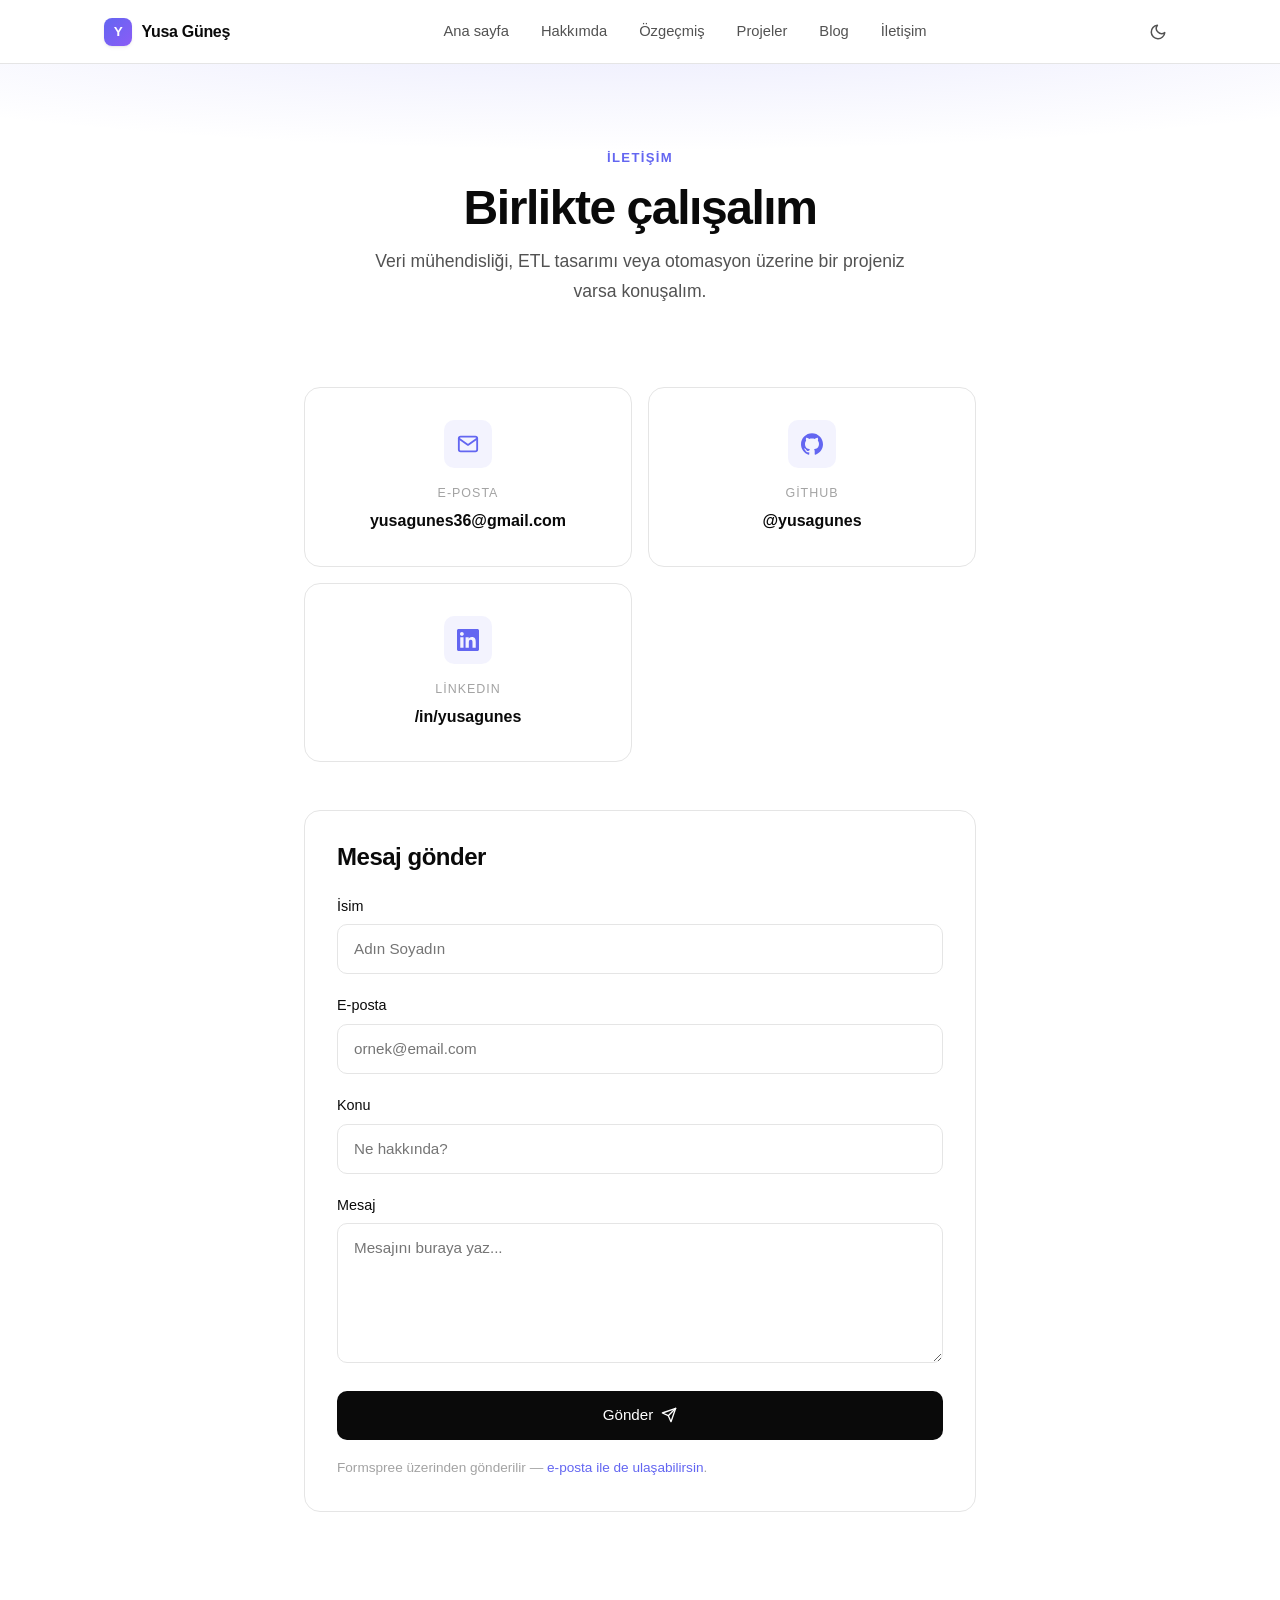
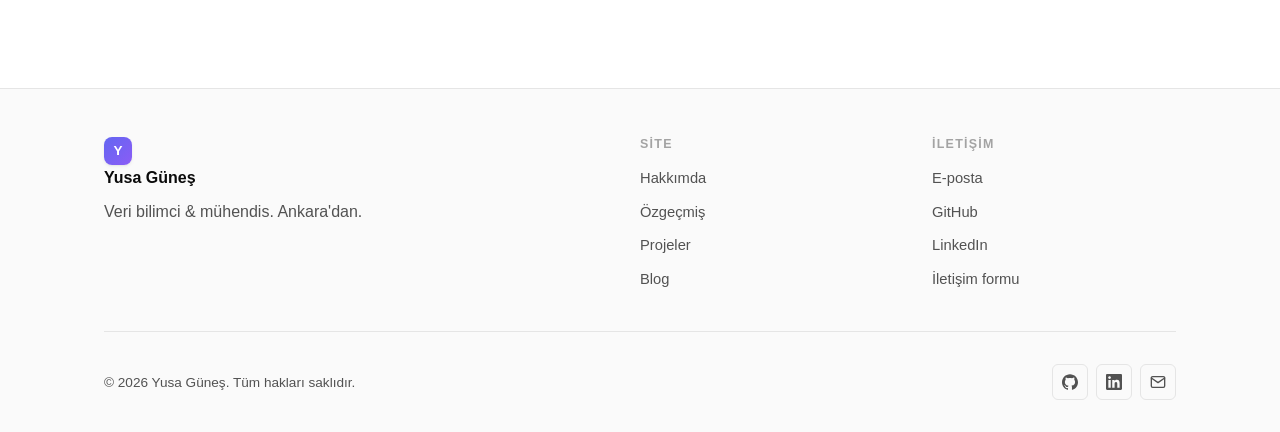
<file: contact.html>
<!DOCTYPE html>
<html lang="tr">
<head>
  <meta charset="UTF-8">
  <meta name="viewport" content="width=device-width, initial-scale=1.0">
  <title>İletişim — Yusa Güneş</title>
  <meta name="description" content="Yusa Güneş ile iletişime geç. E-posta, GitHub, LinkedIn.">
  <meta name="theme-color" content="#ffffff">
  <link rel="icon" type="image/svg+xml" href="data:image/svg+xml,%3Csvg xmlns='http://www.w3.org/2000/svg' viewBox='0 0 100 100'%3E%3Cdefs%3E%3ClinearGradient id='g' x1='0' y1='0' x2='1' y2='1'%3E%3Cstop offset='0%25' stop-color='%236366f1'/%3E%3Cstop offset='100%25' stop-color='%238b5cf6'/%3E%3C/linearGradient%3E%3C/defs%3E%3Crect width='100' height='100' rx='22' fill='url(%23g)'/%3E%3Ctext x='50' y='68' font-size='60' text-anchor='middle' fill='white' font-family='sans-serif' font-weight='700'%3EY%3C/text%3E%3C/svg%3E">
  <link rel="stylesheet" href="assets/css/main.css">
  <link rel="stylesheet" href="assets/css/components.css">
</head>
<body>

<a href="#main" class="skip-link">İçeriğe atla</a>

<nav class="nav" aria-label="Ana navigasyon">
  <div class="container nav-inner">
    <a href="index.html" class="nav-logo">
      <span class="nav-logo-mark">Y</span>
      <span>Yusa Güneş</span>
    </a>
    <ul class="nav-links">
      <li><a href="index.html" class="nav-link">Ana sayfa</a></li>
      <li><a href="about.html" class="nav-link">Hakkımda</a></li>
      <li><a href="resume.html" class="nav-link">Özgeçmiş</a></li>
      <li><a href="projects.html" class="nav-link">Projeler</a></li>
      <li><a href="blog.html" class="nav-link">Blog</a></li>
      <li><a href="contact.html" class="nav-link">İletişim</a></li>
    </ul>
    <div class="nav-actions">
      <button class="theme-toggle" aria-label="Tema değiştir">
        <svg class="moon" viewBox="0 0 24 24" fill="none" stroke="currentColor" stroke-width="2" stroke-linecap="round" stroke-linejoin="round"><path d="M21 12.79A9 9 0 1 1 11.21 3 7 7 0 0 0 21 12.79z"/></svg>
        <svg class="sun" viewBox="0 0 24 24" fill="none" stroke="currentColor" stroke-width="2" stroke-linecap="round" stroke-linejoin="round"><circle cx="12" cy="12" r="5"/><line x1="12" y1="1" x2="12" y2="3"/><line x1="12" y1="21" x2="12" y2="23"/><line x1="4.22" y1="4.22" x2="5.64" y2="5.64"/><line x1="18.36" y1="18.36" x2="19.78" y2="19.78"/><line x1="1" y1="12" x2="3" y2="12"/><line x1="21" y1="12" x2="23" y2="12"/><line x1="4.22" y1="19.78" x2="5.64" y2="18.36"/><line x1="18.36" y1="5.64" x2="19.78" y2="4.22"/></svg>
      </button>
      <button class="nav-toggle" aria-label="Menüyü aç" aria-expanded="false">
        <svg width="20" height="20" viewBox="0 0 24 24" fill="none" stroke="currentColor" stroke-width="2" stroke-linecap="round"><line x1="3" y1="6" x2="21" y2="6"/><line x1="3" y1="12" x2="21" y2="12"/><line x1="3" y1="18" x2="21" y2="18"/></svg>
      </button>
    </div>
  </div>
</nav>

<main id="main">

<section class="page-header">
  <div class="page-header-inner">
    <span class="section-eyebrow">İletişim</span>
    <h1 class="page-title">Birlikte çalışalım</h1>
    <p class="page-desc">Veri mühendisliği, ETL tasarımı veya otomasyon üzerine bir projeniz varsa konuşalım.</p>
  </div>
</section>

<section class="section" style="padding-top: 2rem;">
  <div class="container-narrow">

    <div class="contact-grid">
      <a href="mailto:yusagunes36@gmail.com" class="contact-card">
        <div class="contact-icon">
          <svg width="22" height="22" viewBox="0 0 24 24" fill="none" stroke="currentColor" stroke-width="2" stroke-linecap="round" stroke-linejoin="round"><path d="M4 4h16c1.1 0 2 .9 2 2v12c0 1.1-.9 2-2 2H4c-1.1 0-2-.9-2-2V6c0-1.1.9-2 2-2z"/><polyline points="22,6 12,13 2,6"/></svg>
        </div>
        <span class="contact-card-label">E-posta</span>
        <span class="contact-card-value">yusagunes36@gmail.com</span>
      </a>
      <a href="https://github.com/yusagunes" class="contact-card" target="_blank" rel="noopener">
        <div class="contact-icon">
          <svg width="22" height="22" viewBox="0 0 24 24" fill="currentColor"><path d="M12 .297c-6.63 0-12 5.373-12 12 0 5.303 3.438 9.8 8.205 11.385.6.113.82-.258.82-.577 0-.285-.01-1.04-.015-2.04-3.338.724-4.042-1.61-4.042-1.61C4.422 18.07 3.633 17.7 3.633 17.7c-1.087-.744.084-.729.084-.729 1.205.084 1.838 1.236 1.838 1.236 1.07 1.835 2.809 1.305 3.495.998.108-.776.417-1.305.76-1.605-2.665-.3-5.466-1.332-5.466-5.93 0-1.31.465-2.38 1.235-3.22-.135-.303-.54-1.523.105-3.176 0 0 1.005-.322 3.3 1.23.96-.267 1.98-.4 3-.405 1.02.005 2.04.138 3 .405 2.28-1.552 3.285-1.23 3.285-1.23.645 1.653.24 2.873.12 3.176.765.84 1.23 1.91 1.23 3.22 0 4.61-2.805 5.625-5.475 5.92.42.36.81 1.096.81 2.22 0 1.606-.015 2.896-.015 3.286 0 .315.21.69.825.57C20.565 22.092 24 17.592 24 12.297c0-6.627-5.373-12-12-12"/></svg>
        </div>
        <span class="contact-card-label">GitHub</span>
        <span class="contact-card-value">@yusagunes</span>
      </a>
      <a href="https://linkedin.com/in/yusagunes" class="contact-card" target="_blank" rel="noopener">
        <div class="contact-icon">
          <svg width="22" height="22" viewBox="0 0 24 24" fill="currentColor"><path d="M20.447 20.452h-3.554v-5.569c0-1.328-.027-3.037-1.852-3.037-1.853 0-2.136 1.445-2.136 2.939v5.667H9.351V9h3.414v1.561h.046c.477-.9 1.637-1.85 3.37-1.85 3.601 0 4.267 2.37 4.267 5.455v6.286zM5.337 7.433c-1.144 0-2.063-.926-2.063-2.065 0-1.138.92-2.063 2.063-2.063 1.14 0 2.064.925 2.064 2.063 0 1.139-.925 2.065-2.064 2.065zm1.782 13.019H3.555V9h3.564v11.452zM22.225 0H1.771C.792 0 0 .774 0 1.729v20.542C0 23.227.792 24 1.771 24h20.451C23.2 24 24 23.227 24 22.271V1.729C24 .774 23.2 0 22.222 0h.003z"/></svg>
        </div>
        <span class="contact-card-label">LinkedIn</span>
        <span class="contact-card-value">/in/yusagunes</span>
      </a>
    </div>

    <!-- Form -->
    <div class="card" style="padding: 2rem;">
      <h2 style="margin-bottom: 1.5rem;">Mesaj gönder</h2>
      <form action="https://formspree.io/f/mnjkbprd" method="POST">
        <div class="form-group">
          <label class="form-label" for="name">İsim</label>
          <input class="form-input" type="text" id="name" name="name" required placeholder="Adın Soyadın">
        </div>
        <div class="form-group">
          <label class="form-label" for="email">E-posta</label>
          <input class="form-input" type="email" id="email" name="email" required placeholder="ornek@email.com">
        </div>
        <div class="form-group">
          <label class="form-label" for="subject">Konu</label>
          <input class="form-input" type="text" id="subject" name="subject" placeholder="Ne hakkında?">
        </div>
        <div class="form-group">
          <label class="form-label" for="message">Mesaj</label>
          <textarea class="form-textarea" id="message" name="message" required placeholder="Mesajını buraya yaz..."></textarea>
        </div>
        <button type="submit" class="btn btn-primary" style="width: 100%;">
          Gönder
          <svg viewBox="0 0 24 24" fill="none" stroke="currentColor" stroke-width="2" stroke-linecap="round" stroke-linejoin="round"><line x1="22" y1="2" x2="11" y2="13"/><polygon points="22 2 15 22 11 13 2 9 22 2"/></svg>
        </button>
        <p style="font-size: 0.85rem; color: var(--text-faint); margin-top: 1rem;">
          Formspree üzerinden gönderilir — <a href="mailto:yusagunes36@gmail.com" style="color: var(--accent);">e-posta ile de ulaşabilirsin</a>.
        </p>
      </form>
    </div>

  </div>
</section>

</main>

<footer class="footer">
  <div class="container">
    <div class="footer-inner">
      <div class="footer-brand">
        <div class="nav-logo-mark">Y</div>
        <div>
          <strong>Yusa Güneş</strong>
          <p>Veri bilimci & mühendis. Ankara'dan.</p>
        </div>
      </div>
      <div class="footer-col">
        <h4>Site</h4>
        <ul>
          <li><a href="about.html">Hakkımda</a></li>
          <li><a href="resume.html">Özgeçmiş</a></li>
          <li><a href="projects.html">Projeler</a></li>
          <li><a href="blog.html">Blog</a></li>
        </ul>
      </div>
      <div class="footer-col">
        <h4>İletişim</h4>
        <ul>
          <li><a href="mailto:yusagunes36@gmail.com">E-posta</a></li>
          <li><a href="https://github.com/yusagunes" target="_blank" rel="noopener">GitHub</a></li>
          <li><a href="https://linkedin.com/in/yusagunes" target="_blank" rel="noopener">LinkedIn</a></li>
          <li><a href="contact.html">İletişim formu</a></li>
        </ul>
      </div>
    </div>
    <div class="footer-bottom">
      <p>© <span id="current-year"></span> Yusa Güneş. Tüm hakları saklıdır.</p>
      <div class="footer-social">
        <a href="https://github.com/yusagunes" aria-label="GitHub" target="_blank" rel="noopener">
          <svg viewBox="0 0 24 24" fill="currentColor"><path d="M12 .297c-6.63 0-12 5.373-12 12 0 5.303 3.438 9.8 8.205 11.385.6.113.82-.258.82-.577 0-.285-.01-1.04-.015-2.04-3.338.724-4.042-1.61-4.042-1.61C4.422 18.07 3.633 17.7 3.633 17.7c-1.087-.744.084-.729.084-.729 1.205.084 1.838 1.236 1.838 1.236 1.07 1.835 2.809 1.305 3.495.998.108-.776.417-1.305.76-1.605-2.665-.3-5.466-1.332-5.466-5.93 0-1.31.465-2.38 1.235-3.22-.135-.303-.54-1.523.105-3.176 0 0 1.005-.322 3.3 1.23.96-.267 1.98-.4 3-.405 1.02.005 2.04.138 3 .405 2.28-1.552 3.285-1.23 3.285-1.23.645 1.653.24 2.873.12 3.176.765.84 1.23 1.91 1.23 3.22 0 4.61-2.805 5.625-5.475 5.92.42.36.81 1.096.81 2.22 0 1.606-.015 2.896-.015 3.286 0 .315.21.69.825.57C20.565 22.092 24 17.592 24 12.297c0-6.627-5.373-12-12-12"/></svg>
        </a>
        <a href="https://linkedin.com/in/yusagunes" aria-label="LinkedIn" target="_blank" rel="noopener">
          <svg viewBox="0 0 24 24" fill="currentColor"><path d="M20.447 20.452h-3.554v-5.569c0-1.328-.027-3.037-1.852-3.037-1.853 0-2.136 1.445-2.136 2.939v5.667H9.351V9h3.414v1.561h.046c.477-.9 1.637-1.85 3.37-1.85 3.601 0 4.267 2.37 4.267 5.455v6.286zM5.337 7.433c-1.144 0-2.063-.926-2.063-2.065 0-1.138.92-2.063 2.063-2.063 1.14 0 2.064.925 2.064 2.063 0 1.139-.925 2.065-2.064 2.065zm1.782 13.019H3.555V9h3.564v11.452zM22.225 0H1.771C.792 0 0 .774 0 1.729v20.542C0 23.227.792 24 1.771 24h20.451C23.2 24 24 23.227 24 22.271V1.729C24 .774 23.2 0 22.222 0h.003z"/></svg>
        </a>
        <a href="mailto:yusagunes36@gmail.com" aria-label="E-posta">
          <svg viewBox="0 0 24 24" fill="none" stroke="currentColor" stroke-width="2" stroke-linecap="round" stroke-linejoin="round"><path d="M4 4h16c1.1 0 2 .9 2 2v12c0 1.1-.9 2-2 2H4c-1.1 0-2-.9-2-2V6c0-1.1.9-2 2-2z"/><polyline points="22,6 12,13 2,6"/></svg>
        </a>
      </div>
    </div>
  </div>
</footer>

<script src="assets/js/main.js"></script>
<script src="assets/js/animations.js"></script>
</body>
</html>
</file>
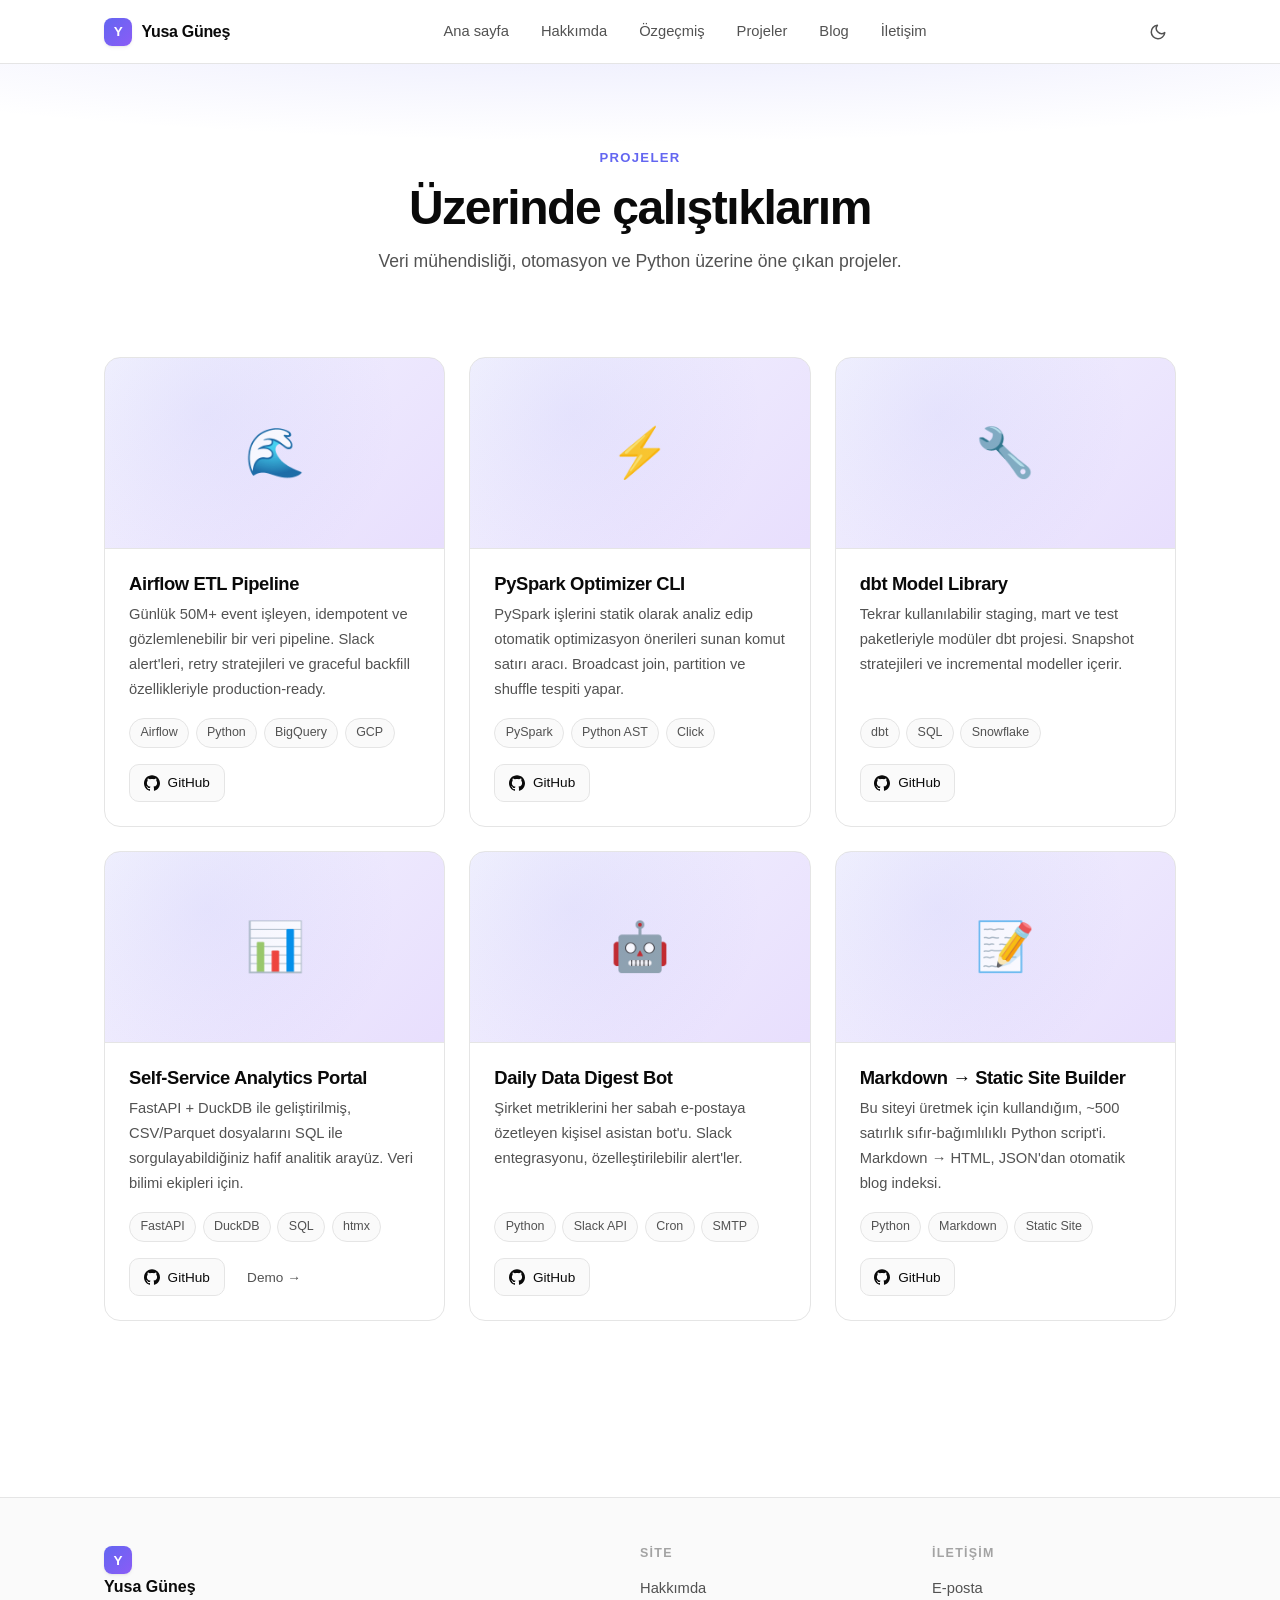
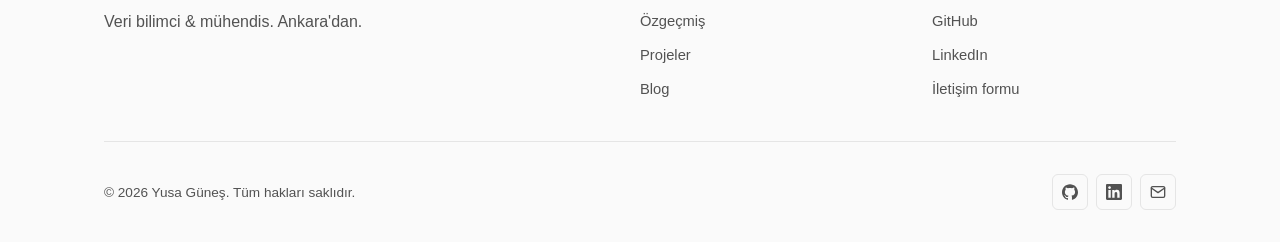
<file: projects.html>
<!DOCTYPE html>
<html lang="tr">
<head>
  <meta charset="UTF-8">
  <meta name="viewport" content="width=device-width, initial-scale=1.0">
  <title>Projeler — Yusa Güneş</title>
  <meta name="description" content="Veri mühendisliği, otomasyon ve Python üzerine öne çıkan projeler.">
  <meta name="theme-color" content="#ffffff">
  <link rel="icon" type="image/svg+xml" href="data:image/svg+xml,%3Csvg xmlns='http://www.w3.org/2000/svg' viewBox='0 0 100 100'%3E%3Cdefs%3E%3ClinearGradient id='g' x1='0' y1='0' x2='1' y2='1'%3E%3Cstop offset='0%25' stop-color='%236366f1'/%3E%3Cstop offset='100%25' stop-color='%238b5cf6'/%3E%3C/linearGradient%3E%3C/defs%3E%3Crect width='100' height='100' rx='22' fill='url(%23g)'/%3E%3Ctext x='50' y='68' font-size='60' text-anchor='middle' fill='white' font-family='sans-serif' font-weight='700'%3EY%3C/text%3E%3C/svg%3E">
  <link rel="stylesheet" href="assets/css/main.css">
  <link rel="stylesheet" href="assets/css/components.css">
</head>
<body>

<a href="#main" class="skip-link">İçeriğe atla</a>

<nav class="nav" aria-label="Ana navigasyon">
  <div class="container nav-inner">
    <a href="index.html" class="nav-logo">
      <span class="nav-logo-mark">Y</span>
      <span>Yusa Güneş</span>
    </a>
    <ul class="nav-links">
      <li><a href="index.html" class="nav-link">Ana sayfa</a></li>
      <li><a href="about.html" class="nav-link">Hakkımda</a></li>
      <li><a href="resume.html" class="nav-link">Özgeçmiş</a></li>
      <li><a href="projects.html" class="nav-link">Projeler</a></li>
      <li><a href="blog.html" class="nav-link">Blog</a></li>
      <li><a href="contact.html" class="nav-link">İletişim</a></li>
    </ul>
    <div class="nav-actions">
      <button class="theme-toggle" aria-label="Tema değiştir">
        <svg class="moon" viewBox="0 0 24 24" fill="none" stroke="currentColor" stroke-width="2" stroke-linecap="round" stroke-linejoin="round"><path d="M21 12.79A9 9 0 1 1 11.21 3 7 7 0 0 0 21 12.79z"/></svg>
        <svg class="sun" viewBox="0 0 24 24" fill="none" stroke="currentColor" stroke-width="2" stroke-linecap="round" stroke-linejoin="round"><circle cx="12" cy="12" r="5"/><line x1="12" y1="1" x2="12" y2="3"/><line x1="12" y1="21" x2="12" y2="23"/><line x1="4.22" y1="4.22" x2="5.64" y2="5.64"/><line x1="18.36" y1="18.36" x2="19.78" y2="19.78"/><line x1="1" y1="12" x2="3" y2="12"/><line x1="21" y1="12" x2="23" y2="12"/><line x1="4.22" y1="19.78" x2="5.64" y2="18.36"/><line x1="18.36" y1="5.64" x2="19.78" y2="4.22"/></svg>
      </button>
      <button class="nav-toggle" aria-label="Menüyü aç" aria-expanded="false">
        <svg width="20" height="20" viewBox="0 0 24 24" fill="none" stroke="currentColor" stroke-width="2" stroke-linecap="round"><line x1="3" y1="6" x2="21" y2="6"/><line x1="3" y1="12" x2="21" y2="12"/><line x1="3" y1="18" x2="21" y2="18"/></svg>
      </button>
    </div>
  </div>
</nav>

<main id="main">

<section class="page-header">
  <div class="page-header-inner">
    <span class="section-eyebrow">Projeler</span>
    <h1 class="page-title">Üzerinde çalıştıklarım</h1>
    <p class="page-desc">Veri mühendisliği, otomasyon ve Python üzerine öne çıkan projeler.</p>
  </div>
</section>

<section class="section" style="padding-top: 2rem;">
  <div class="container">
    <div class="grid grid-2">

      <article class="project-card fade-in" id="airflow-pipeline">
        <div class="project-thumb" aria-hidden="true">🌊</div>
        <div class="project-body">
          <h3 class="project-title">Airflow ETL Pipeline</h3>
          <p class="project-desc">
            Günlük 50M+ event işleyen, idempotent ve gözlemlenebilir bir veri pipeline. Slack alert'leri, retry stratejileri ve graceful backfill özellikleriyle production-ready.
          </p>
          <div class="project-tech">
            <span class="chip">Airflow</span>
            <span class="chip">Python</span>
            <span class="chip">BigQuery</span>
            <span class="chip">GCP</span>
          </div>
          <div class="project-links">
            <a href="https://github.com/yusagunes" class="btn btn-secondary btn-sm" target="_blank" rel="noopener">
              <svg viewBox="0 0 24 24" width="14" height="14" fill="currentColor"><path d="M12 .297c-6.63 0-12 5.373-12 12 0 5.303 3.438 9.8 8.205 11.385.6.113.82-.258.82-.577 0-.285-.01-1.04-.015-2.04-3.338.724-4.042-1.61-4.042-1.61C4.422 18.07 3.633 17.7 3.633 17.7c-1.087-.744.084-.729.084-.729 1.205.084 1.838 1.236 1.838 1.236 1.07 1.835 2.809 1.305 3.495.998.108-.776.417-1.305.76-1.605-2.665-.3-5.466-1.332-5.466-5.93 0-1.31.465-2.38 1.235-3.22-.135-.303-.54-1.523.105-3.176 0 0 1.005-.322 3.3 1.23.96-.267 1.98-.4 3-.405 1.02.005 2.04.138 3 .405 2.28-1.552 3.285-1.23 3.285-1.23.645 1.653.24 2.873.12 3.176.765.84 1.23 1.91 1.23 3.22 0 4.61-2.805 5.625-5.475 5.92.42.36.81 1.096.81 2.22 0 1.606-.015 2.896-.015 3.286 0 .315.21.69.825.57C20.565 22.092 24 17.592 24 12.297c0-6.627-5.373-12-12-12"/></svg>
              GitHub
            </a>
          </div>
        </div>
      </article>

      <article class="project-card fade-in" id="spark-optimizer">
        <div class="project-thumb" aria-hidden="true">⚡</div>
        <div class="project-body">
          <h3 class="project-title">PySpark Optimizer CLI</h3>
          <p class="project-desc">
            PySpark işlerini statik olarak analiz edip otomatik optimizasyon önerileri sunan komut satırı aracı. Broadcast join, partition ve shuffle tespiti yapar.
          </p>
          <div class="project-tech">
            <span class="chip">PySpark</span>
            <span class="chip">Python AST</span>
            <span class="chip">Click</span>
          </div>
          <div class="project-links">
            <a href="https://github.com/yusagunes" class="btn btn-secondary btn-sm" target="_blank" rel="noopener">
              <svg viewBox="0 0 24 24" width="14" height="14" fill="currentColor"><path d="M12 .297c-6.63 0-12 5.373-12 12 0 5.303 3.438 9.8 8.205 11.385.6.113.82-.258.82-.577 0-.285-.01-1.04-.015-2.04-3.338.724-4.042-1.61-4.042-1.61C4.422 18.07 3.633 17.7 3.633 17.7c-1.087-.744.084-.729.084-.729 1.205.084 1.838 1.236 1.838 1.236 1.07 1.835 2.809 1.305 3.495.998.108-.776.417-1.305.76-1.605-2.665-.3-5.466-1.332-5.466-5.93 0-1.31.465-2.38 1.235-3.22-.135-.303-.54-1.523.105-3.176 0 0 1.005-.322 3.3 1.23.96-.267 1.98-.4 3-.405 1.02.005 2.04.138 3 .405 2.28-1.552 3.285-1.23 3.285-1.23.645 1.653.24 2.873.12 3.176.765.84 1.23 1.91 1.23 3.22 0 4.61-2.805 5.625-5.475 5.92.42.36.81 1.096.81 2.22 0 1.606-.015 2.896-.015 3.286 0 .315.21.69.825.57C20.565 22.092 24 17.592 24 12.297c0-6.627-5.373-12-12-12"/></svg>
              GitHub
            </a>
          </div>
        </div>
      </article>

      <article class="project-card fade-in" id="dbt-models">
        <div class="project-thumb" aria-hidden="true">🔧</div>
        <div class="project-body">
          <h3 class="project-title">dbt Model Library</h3>
          <p class="project-desc">
            Tekrar kullanılabilir staging, mart ve test paketleriyle modüler dbt projesi. Snapshot stratejileri ve incremental modeller içerir.
          </p>
          <div class="project-tech">
            <span class="chip">dbt</span>
            <span class="chip">SQL</span>
            <span class="chip">Snowflake</span>
          </div>
          <div class="project-links">
            <a href="https://github.com/yusagunes" class="btn btn-secondary btn-sm" target="_blank" rel="noopener">
              <svg viewBox="0 0 24 24" width="14" height="14" fill="currentColor"><path d="M12 .297c-6.63 0-12 5.373-12 12 0 5.303 3.438 9.8 8.205 11.385.6.113.82-.258.82-.577 0-.285-.01-1.04-.015-2.04-3.338.724-4.042-1.61-4.042-1.61C4.422 18.07 3.633 17.7 3.633 17.7c-1.087-.744.084-.729.084-.729 1.205.084 1.838 1.236 1.838 1.236 1.07 1.835 2.809 1.305 3.495.998.108-.776.417-1.305.76-1.605-2.665-.3-5.466-1.332-5.466-5.93 0-1.31.465-2.38 1.235-3.22-.135-.303-.54-1.523.105-3.176 0 0 1.005-.322 3.3 1.23.96-.267 1.98-.4 3-.405 1.02.005 2.04.138 3 .405 2.28-1.552 3.285-1.23 3.285-1.23.645 1.653.24 2.873.12 3.176.765.84 1.23 1.91 1.23 3.22 0 4.61-2.805 5.625-5.475 5.92.42.36.81 1.096.81 2.22 0 1.606-.015 2.896-.015 3.286 0 .315.21.69.825.57C20.565 22.092 24 17.592 24 12.297c0-6.627-5.373-12-12-12"/></svg>
              GitHub
            </a>
          </div>
        </div>
      </article>

      <article class="project-card fade-in">
        <div class="project-thumb" aria-hidden="true">📊</div>
        <div class="project-body">
          <h3 class="project-title">Self-Service Analytics Portal</h3>
          <p class="project-desc">
            FastAPI + DuckDB ile geliştirilmiş, CSV/Parquet dosyalarını SQL ile sorgulayabildiğiniz hafif analitik arayüz. Veri bilimi ekipleri için.
          </p>
          <div class="project-tech">
            <span class="chip">FastAPI</span>
            <span class="chip">DuckDB</span>
            <span class="chip">SQL</span>
            <span class="chip">htmx</span>
          </div>
          <div class="project-links">
            <a href="https://github.com/yusagunes" class="btn btn-secondary btn-sm" target="_blank" rel="noopener">
              <svg viewBox="0 0 24 24" width="14" height="14" fill="currentColor"><path d="M12 .297c-6.63 0-12 5.373-12 12 0 5.303 3.438 9.8 8.205 11.385.6.113.82-.258.82-.577 0-.285-.01-1.04-.015-2.04-3.338.724-4.042-1.61-4.042-1.61C4.422 18.07 3.633 17.7 3.633 17.7c-1.087-.744.084-.729.084-.729 1.205.084 1.838 1.236 1.838 1.236 1.07 1.835 2.809 1.305 3.495.998.108-.776.417-1.305.76-1.605-2.665-.3-5.466-1.332-5.466-5.93 0-1.31.465-2.38 1.235-3.22-.135-.303-.54-1.523.105-3.176 0 0 1.005-.322 3.3 1.23.96-.267 1.98-.4 3-.405 1.02.005 2.04.138 3 .405 2.28-1.552 3.285-1.23 3.285-1.23.645 1.653.24 2.873.12 3.176.765.84 1.23 1.91 1.23 3.22 0 4.61-2.805 5.625-5.475 5.92.42.36.81 1.096.81 2.22 0 1.606-.015 2.896-.015 3.286 0 .315.21.69.825.57C20.565 22.092 24 17.592 24 12.297c0-6.627-5.373-12-12-12"/></svg>
              GitHub
            </a>
            <a href="#" class="btn btn-ghost btn-sm">Demo →</a>
          </div>
        </div>
      </article>

      <article class="project-card fade-in">
        <div class="project-thumb" aria-hidden="true">🤖</div>
        <div class="project-body">
          <h3 class="project-title">Daily Data Digest Bot</h3>
          <p class="project-desc">
            Şirket metriklerini her sabah e-postaya özetleyen kişisel asistan bot'u. Slack entegrasyonu, özelleştirilebilir alert'ler.
          </p>
          <div class="project-tech">
            <span class="chip">Python</span>
            <span class="chip">Slack API</span>
            <span class="chip">Cron</span>
            <span class="chip">SMTP</span>
          </div>
          <div class="project-links">
            <a href="https://github.com/yusagunes" class="btn btn-secondary btn-sm" target="_blank" rel="noopener">
              <svg viewBox="0 0 24 24" width="14" height="14" fill="currentColor"><path d="M12 .297c-6.63 0-12 5.373-12 12 0 5.303 3.438 9.8 8.205 11.385.6.113.82-.258.82-.577 0-.285-.01-1.04-.015-2.04-3.338.724-4.042-1.61-4.042-1.61C4.422 18.07 3.633 17.7 3.633 17.7c-1.087-.744.084-.729.084-.729 1.205.084 1.838 1.236 1.838 1.236 1.07 1.835 2.809 1.305 3.495.998.108-.776.417-1.305.76-1.605-2.665-.3-5.466-1.332-5.466-5.93 0-1.31.465-2.38 1.235-3.22-.135-.303-.54-1.523.105-3.176 0 0 1.005-.322 3.3 1.23.96-.267 1.98-.4 3-.405 1.02.005 2.04.138 3 .405 2.28-1.552 3.285-1.23 3.285-1.23.645 1.653.24 2.873.12 3.176.765.84 1.23 1.91 1.23 3.22 0 4.61-2.805 5.625-5.475 5.92.42.36.81 1.096.81 2.22 0 1.606-.015 2.896-.015 3.286 0 .315.21.69.825.57C20.565 22.092 24 17.592 24 12.297c0-6.627-5.373-12-12-12"/></svg>
              GitHub
            </a>
          </div>
        </div>
      </article>

      <article class="project-card fade-in">
        <div class="project-thumb" aria-hidden="true">📝</div>
        <div class="project-body">
          <h3 class="project-title">Markdown → Static Site Builder</h3>
          <p class="project-desc">
            Bu siteyi üretmek için kullandığım, ~500 satırlık sıfır-bağımlılıklı Python script'i. Markdown → HTML, JSON'dan otomatik blog indeksi.
          </p>
          <div class="project-tech">
            <span class="chip">Python</span>
            <span class="chip">Markdown</span>
            <span class="chip">Static Site</span>
          </div>
          <div class="project-links">
            <a href="https://github.com/yusagunes" class="btn btn-secondary btn-sm" target="_blank" rel="noopener">
              <svg viewBox="0 0 24 24" width="14" height="14" fill="currentColor"><path d="M12 .297c-6.63 0-12 5.373-12 12 0 5.303 3.438 9.8 8.205 11.385.6.113.82-.258.82-.577 0-.285-.01-1.04-.015-2.04-3.338.724-4.042-1.61-4.042-1.61C4.422 18.07 3.633 17.7 3.633 17.7c-1.087-.744.084-.729.084-.729 1.205.084 1.838 1.236 1.838 1.236 1.07 1.835 2.809 1.305 3.495.998.108-.776.417-1.305.76-1.605-2.665-.3-5.466-1.332-5.466-5.93 0-1.31.465-2.38 1.235-3.22-.135-.303-.54-1.523.105-3.176 0 0 1.005-.322 3.3 1.23.96-.267 1.98-.4 3-.405 1.02.005 2.04.138 3 .405 2.28-1.552 3.285-1.23 3.285-1.23.645 1.653.24 2.873.12 3.176.765.84 1.23 1.91 1.23 3.22 0 4.61-2.805 5.625-5.475 5.92.42.36.81 1.096.81 2.22 0 1.606-.015 2.896-.015 3.286 0 .315.21.69.825.57C20.565 22.092 24 17.592 24 12.297c0-6.627-5.373-12-12-12"/></svg>
              GitHub
            </a>
          </div>
        </div>
      </article>

    </div>
  </div>
</section>

</main>

<footer class="footer">
  <div class="container">
    <div class="footer-inner">
      <div class="footer-brand">
        <div class="nav-logo-mark">Y</div>
        <div>
          <strong>Yusa Güneş</strong>
          <p>Veri bilimci & mühendis. Ankara'dan.</p>
        </div>
      </div>
      <div class="footer-col">
        <h4>Site</h4>
        <ul>
          <li><a href="about.html">Hakkımda</a></li>
          <li><a href="resume.html">Özgeçmiş</a></li>
          <li><a href="projects.html">Projeler</a></li>
          <li><a href="blog.html">Blog</a></li>
        </ul>
      </div>
      <div class="footer-col">
        <h4>İletişim</h4>
        <ul>
          <li><a href="mailto:yusagunes36@gmail.com">E-posta</a></li>
          <li><a href="https://github.com/yusagunes" target="_blank" rel="noopener">GitHub</a></li>
          <li><a href="https://linkedin.com/in/yusagunes" target="_blank" rel="noopener">LinkedIn</a></li>
          <li><a href="contact.html">İletişim formu</a></li>
        </ul>
      </div>
    </div>
    <div class="footer-bottom">
      <p>© <span id="current-year"></span> Yusa Güneş. Tüm hakları saklıdır.</p>
      <div class="footer-social">
        <a href="https://github.com/yusagunes" aria-label="GitHub" target="_blank" rel="noopener">
          <svg viewBox="0 0 24 24" fill="currentColor"><path d="M12 .297c-6.63 0-12 5.373-12 12 0 5.303 3.438 9.8 8.205 11.385.6.113.82-.258.82-.577 0-.285-.01-1.04-.015-2.04-3.338.724-4.042-1.61-4.042-1.61C4.422 18.07 3.633 17.7 3.633 17.7c-1.087-.744.084-.729.084-.729 1.205.084 1.838 1.236 1.838 1.236 1.07 1.835 2.809 1.305 3.495.998.108-.776.417-1.305.76-1.605-2.665-.3-5.466-1.332-5.466-5.93 0-1.31.465-2.38 1.235-3.22-.135-.303-.54-1.523.105-3.176 0 0 1.005-.322 3.3 1.23.96-.267 1.98-.4 3-.405 1.02.005 2.04.138 3 .405 2.28-1.552 3.285-1.23 3.285-1.23.645 1.653.24 2.873.12 3.176.765.84 1.23 1.91 1.23 3.22 0 4.61-2.805 5.625-5.475 5.92.42.36.81 1.096.81 2.22 0 1.606-.015 2.896-.015 3.286 0 .315.21.69.825.57C20.565 22.092 24 17.592 24 12.297c0-6.627-5.373-12-12-12"/></svg>
        </a>
        <a href="https://linkedin.com/in/yusagunes" aria-label="LinkedIn" target="_blank" rel="noopener">
          <svg viewBox="0 0 24 24" fill="currentColor"><path d="M20.447 20.452h-3.554v-5.569c0-1.328-.027-3.037-1.852-3.037-1.853 0-2.136 1.445-2.136 2.939v5.667H9.351V9h3.414v1.561h.046c.477-.9 1.637-1.85 3.37-1.85 3.601 0 4.267 2.37 4.267 5.455v6.286zM5.337 7.433c-1.144 0-2.063-.926-2.063-2.065 0-1.138.92-2.063 2.063-2.063 1.14 0 2.064.925 2.064 2.063 0 1.139-.925 2.065-2.064 2.065zm1.782 13.019H3.555V9h3.564v11.452zM22.225 0H1.771C.792 0 0 .774 0 1.729v20.542C0 23.227.792 24 1.771 24h20.451C23.2 24 24 23.227 24 22.271V1.729C24 .774 23.2 0 22.222 0h.003z"/></svg>
        </a>
        <a href="mailto:yusagunes36@gmail.com" aria-label="E-posta">
          <svg viewBox="0 0 24 24" fill="none" stroke="currentColor" stroke-width="2" stroke-linecap="round" stroke-linejoin="round"><path d="M4 4h16c1.1 0 2 .9 2 2v12c0 1.1-.9 2-2 2H4c-1.1 0-2-.9-2-2V6c0-1.1.9-2 2-2z"/><polyline points="22,6 12,13 2,6"/></svg>
        </a>
      </div>
    </div>
  </div>
</footer>

<script src="assets/js/main.js"></script>
<script src="assets/js/animations.js"></script>
</body>
</html>
</file>
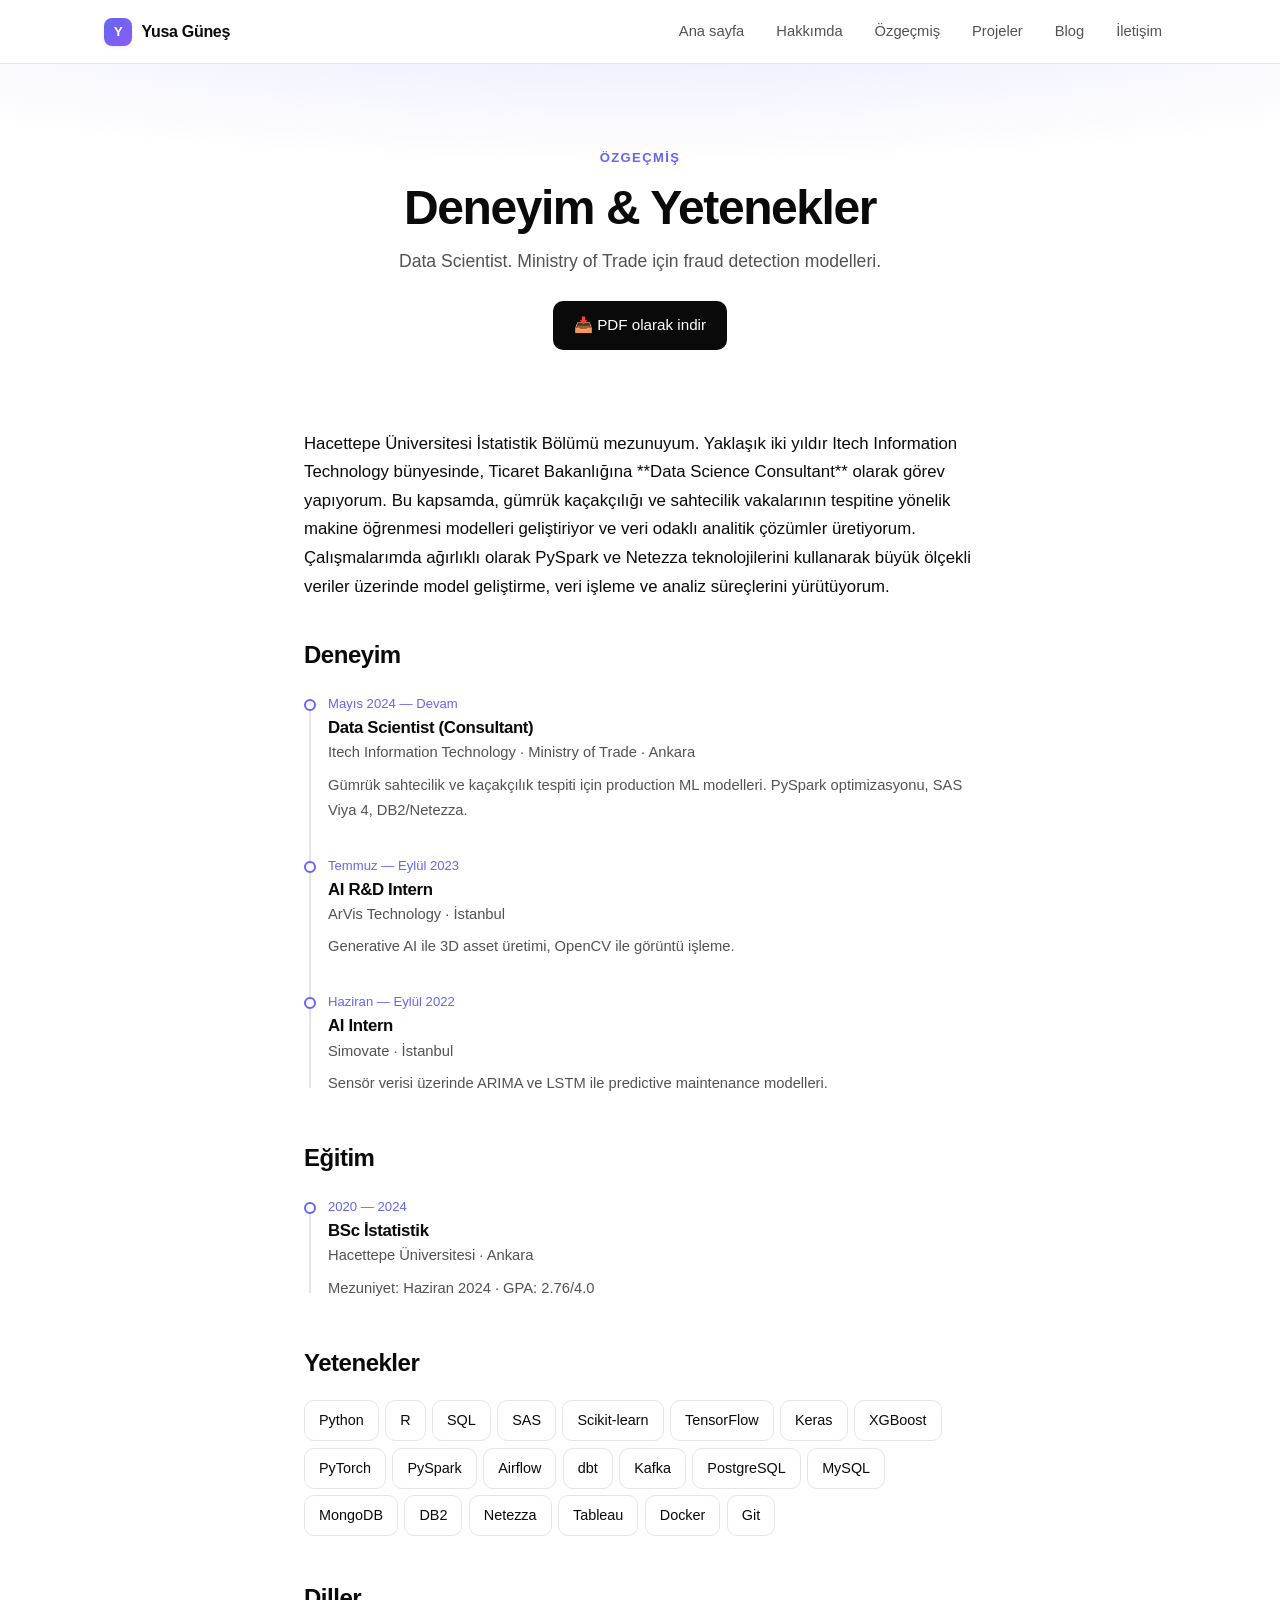
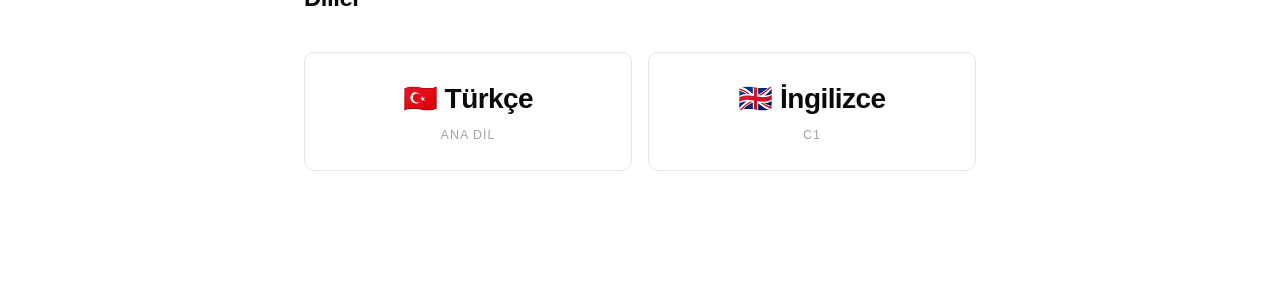
<file: resume.html>
<!DOCTYPE html>
<html lang="tr">
<head>
  <meta charset="UTF-8">
  <meta name="viewport" content="width=device-width, initial-scale=1.0">
  <title>Özgeçmiş — Yusa Güneş</title>
  <meta name="description" content="Yusa Güneş — Data Scientist. Hacettepe Üniversitesi İstatistik mezunu. Ministry of Trade için fraud detection modelleri geliştiriyor.">
  <link rel="icon" type="image/svg+xml" href="data:image/svg+xml,%3Csvg xmlns='http://www.w3.org/2000/svg' viewBox='0 0 100 100'%3E%3Cdefs%3E%3ClinearGradient id='g' x1='0' y1='0' x2='1' y2='1'%3E%3Cstop offset='0%25' stop-color='%236366f1'/%3E%3Cstop offset='100%25' stop-color='%238b5cf6'/%3E%3C/linearGradient%3E%3C/defs%3E%3Crect width='100' height='100' rx='22' fill='url(%23g)'/%3E%3Ctext x='50' y='68' font-size='60' text-anchor='middle' fill='white' font-family='sans-serif' font-weight='700'%3EY%3C/text%3E%3C/svg%3E">
  <link rel="stylesheet" href="assets/css/main.css">
  <link rel="stylesheet" href="assets/css/components.css">
</head>
<body>
<a href="#main" class="skip-link">İçeriğe atla</a>
<nav class="nav" aria-label="Ana navigasyon">
  <div class="container nav-inner">
    <a href="index.html" class="nav-logo"><span class="nav-logo-mark">Y</span><span>Yusa Güneş</span></a>
    <ul class="nav-links">
      <li><a href="index.html" class="nav-link">Ana sayfa</a></li>
      <li><a href="about.html" class="nav-link">Hakkımda</a></li>
      <li><a href="resume.html" class="nav-link">Özgeçmiş</a></li>
      <li><a href="projects.html" class="nav-link">Projeler</a></li>
      <li><a href="blog.html" class="nav-link">Blog</a></li>
      <li><a href="contact.html" class="nav-link">İletişim</a></li>
    </ul>
  </div>
</nav>
<main id="main">
<section class="page-header">
  <div class="page-header-inner">
    <span class="section-eyebrow">Özgeçmiş</span>
    <h1 class="page-title">Deneyim & Yetenekler</h1>
    <p class="page-desc">Data Scientist. Ministry of Trade için fraud detection modelleri.</p>
    <div style="margin-top: 1.5rem;">
      <a href="assets/files/yusa-gunes-cv.pdf" class="btn btn-primary" download>📥 PDF olarak indir</a>
    </div>
  </div>
</section>
<section class="section" style="padding-top: 2rem;">
  <div class="container-narrow">
    <div class="article-body" style="margin-bottom: 2.5rem;">
      <p style="font-size: 1.05rem;">
        Hacettepe Üniversitesi İstatistik Bölümü mezunuyum. Yaklaşık iki yıldır Itech Information Technology bünyesinde, Ticaret Bakanlığına **Data Science Consultant** olarak görev yapıyorum. Bu kapsamda, gümrük kaçakçılığı ve sahtecilik vakalarının tespitine yönelik makine öğrenmesi modelleri geliştiriyor ve veri odaklı analitik çözümler üretiyorum. Çalışmalarımda ağırlıklı olarak PySpark  ve  Netezza teknolojilerini kullanarak büyük ölçekli veriler üzerinde model geliştirme, veri işleme ve analiz süreçlerini yürütüyorum.
      </p>
    </div>
    <h2 style="margin-bottom: 1.5rem;">Deneyim</h2>
    <div class="timeline">
      <div class="timeline-item">
        <div class="timeline-period">Mayıs 2024 — Devam</div>
        <h3 class="timeline-title">Data Scientist (Consultant)</h3>
        <div class="timeline-org">Itech Information Technology · Ministry of Trade · Ankara</div>
        <p class="timeline-desc">Gümrük sahtecilik ve kaçakçılık tespiti için production ML modelleri. PySpark optimizasyonu, SAS Viya 4, DB2/Netezza.</p>
      </div>
      <div class="timeline-item">
        <div class="timeline-period">Temmuz — Eylül 2023</div>
        <h3 class="timeline-title">AI R&D Intern</h3>
        <div class="timeline-org">ArVis Technology · İstanbul</div>
        <p class="timeline-desc">Generative AI ile 3D asset üretimi, OpenCV ile görüntü işleme.</p>
      </div>
      <div class="timeline-item">
        <div class="timeline-period">Haziran — Eylül 2022</div>
        <h3 class="timeline-title">AI Intern</h3>
        <div class="timeline-org">Simovate · İstanbul</div>
        <p class="timeline-desc">Sensör verisi üzerinde ARIMA ve LSTM ile predictive maintenance modelleri.</p>
      </div>
    </div>
    <h2 style="margin: 3rem 0 1.5rem;">Eğitim</h2>
    <div class="timeline">
      <div class="timeline-item">
        <div class="timeline-period">2020 — 2024</div>
        <h3 class="timeline-title">BSc İstatistik</h3>
        <div class="timeline-org">Hacettepe Üniversitesi · Ankara</div>
        <p class="timeline-desc">Mezuniyet: Haziran 2024 · GPA: 2.76/4.0</p>
      </div>
    </div>
    <h2 style="margin: 3rem 0 1.5rem;">Yetenekler</h2>
    <div class="tag-list">
      <span class="skill-badge">Python</span><span class="skill-badge">R</span><span class="skill-badge">SQL</span><span class="skill-badge">SAS</span>
      <span class="skill-badge">Scikit-learn</span><span class="skill-badge">TensorFlow</span><span class="skill-badge">Keras</span><span class="skill-badge">XGBoost</span><span class="skill-badge">PyTorch</span>
      <span class="skill-badge">PySpark</span><span class="skill-badge">Airflow</span><span class="skill-badge">dbt</span><span class="skill-badge">Kafka</span>
      <span class="skill-badge">PostgreSQL</span><span class="skill-badge">MySQL</span><span class="skill-badge">MongoDB</span><span class="skill-badge">DB2</span><span class="skill-badge">Netezza</span>
      <span class="skill-badge">Tableau</span><span class="skill-badge">Docker</span><span class="skill-badge">Git</span>
    </div>
    <h2 style="margin: 3rem 0 1.5rem;">Diller</h2>
    <div class="stats-row">
      <div class="stat"><div class="stat-value">🇹🇷 Türkçe</div><div class="stat-label">Ana dil</div></div>
      <div class="stat"><div class="stat-value">🇬🇧 İngilizce</div><div class="stat-label">C1</div></div>
    </div>
  </div>
</section>
</main>
</body>
</html>
</file>
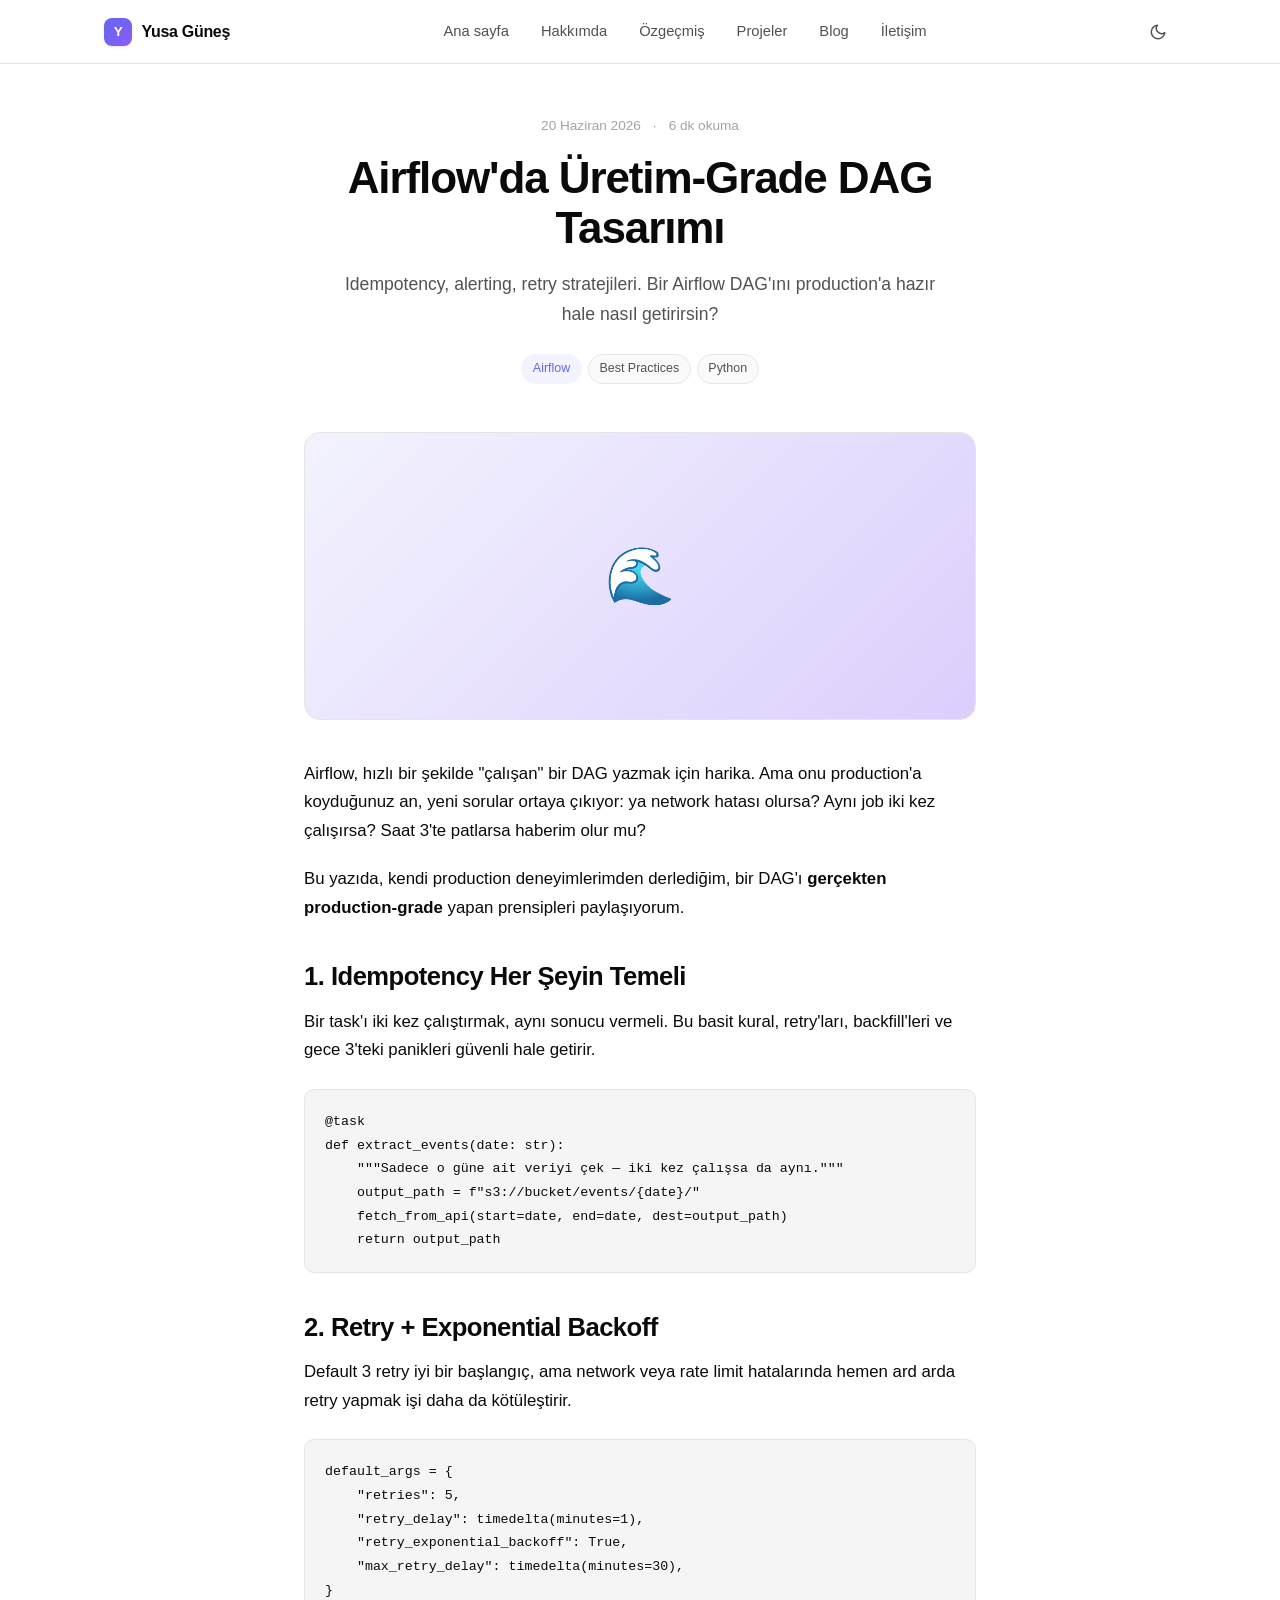
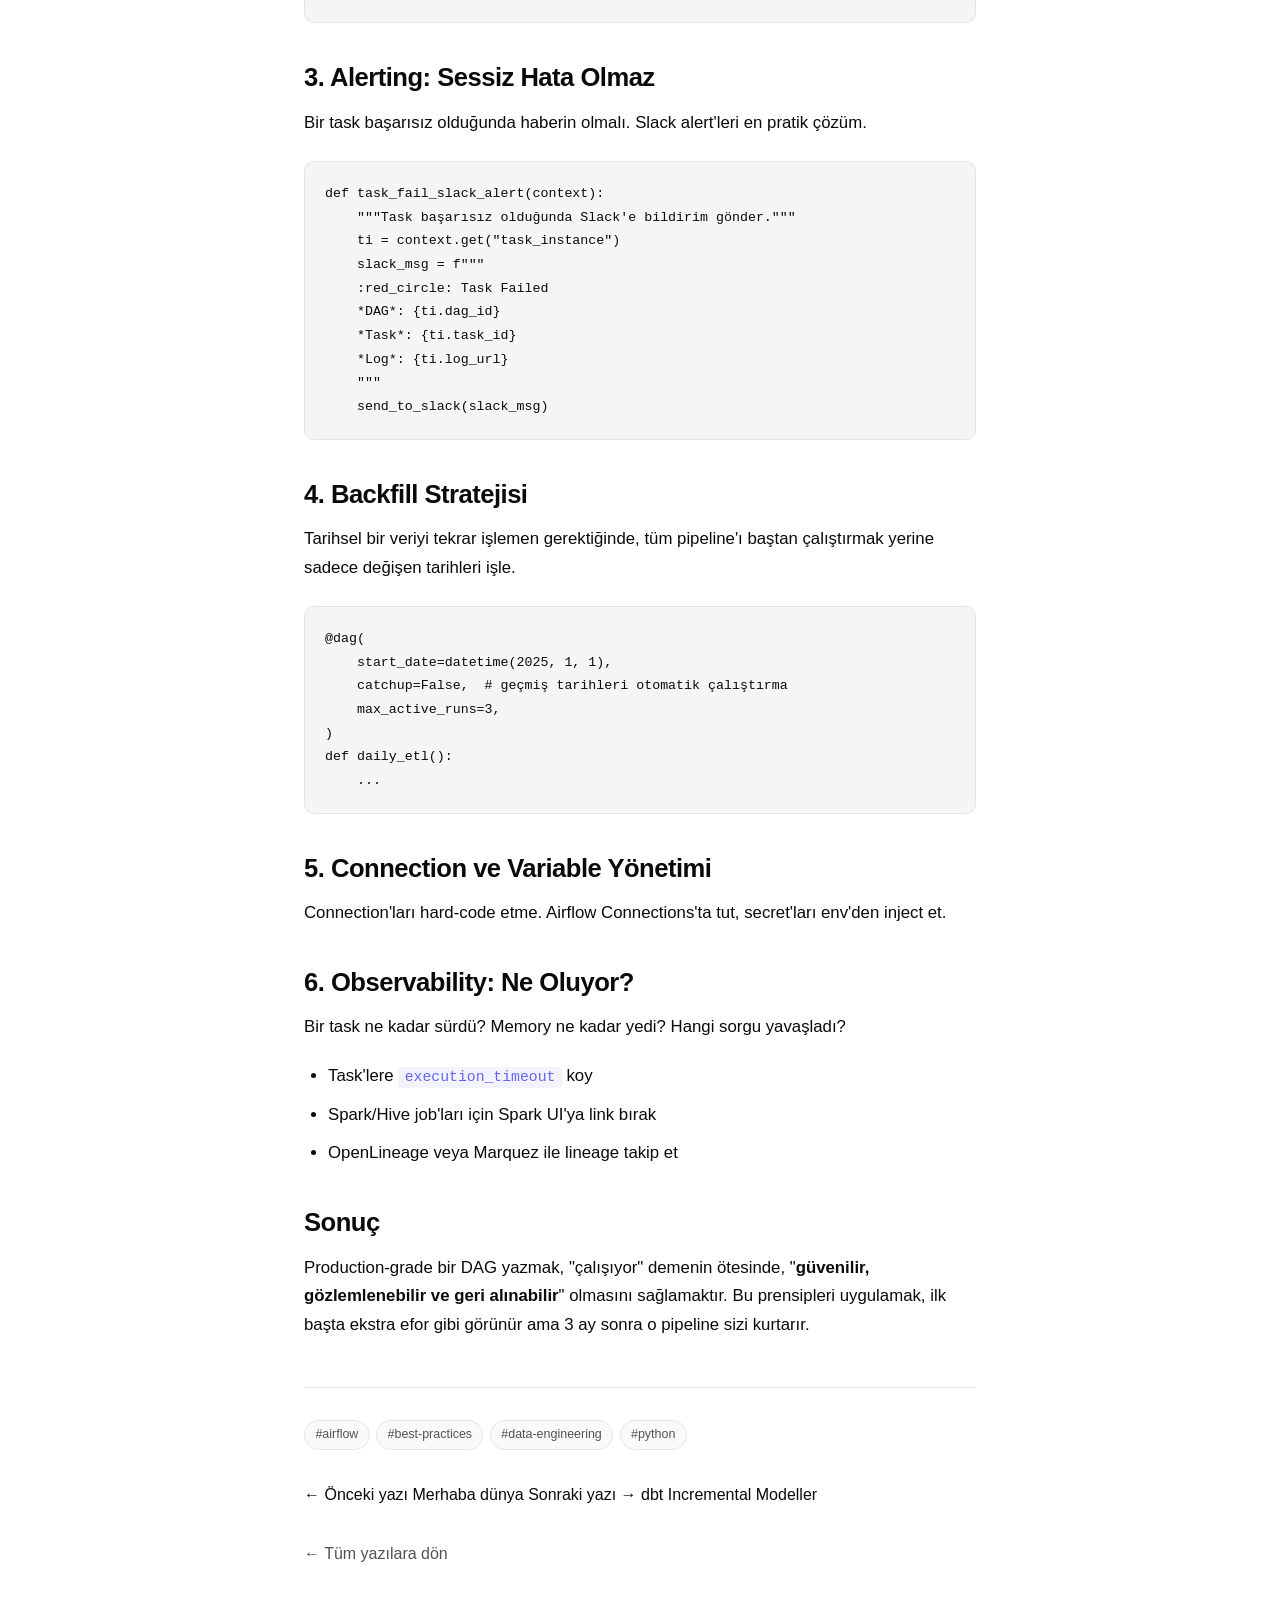
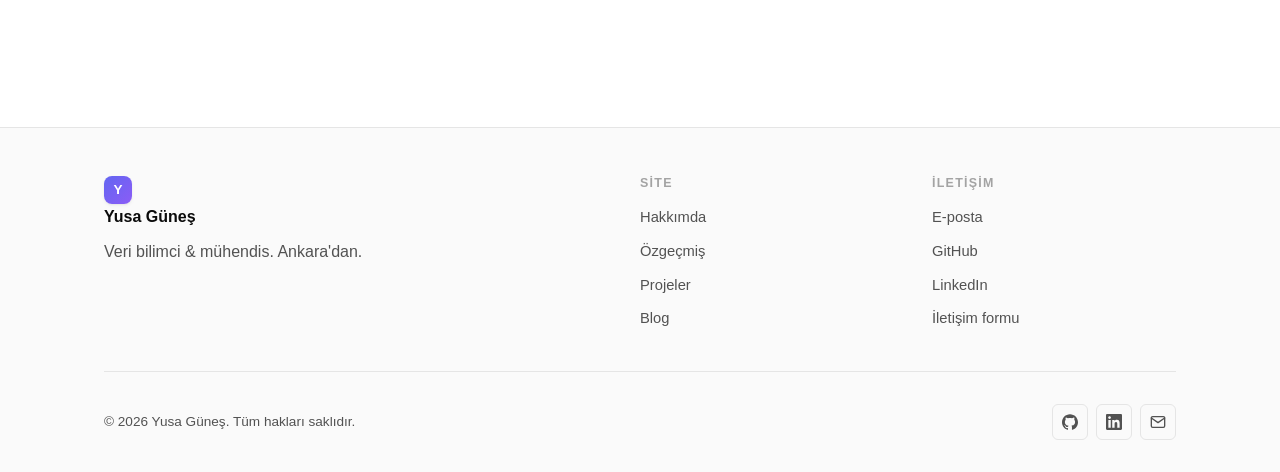
<file: blog/airflow-patterns.html>
<!DOCTYPE html>
<html lang="tr">
<head>
  <meta charset="UTF-8">
  <meta name="viewport" content="width=device-width, initial-scale=1.0">
  <title>Airflow'da Üretim-Grade DAG Tasarımı — Yusa Güneş</title>
  <meta name="description" content="Idempotency, alerting, retry stratejileri. Bir Airflow DAG'ını production'a nasıl hazırlarsın?">
  <meta name="theme-color" content="#ffffff">
  <link rel="icon" type="image/svg+xml" href="data:image/svg+xml,%3Csvg xmlns='http://www.w3.org/2000/svg' viewBox='0 0 100 100'%3E%3Cdefs%3E%3ClinearGradient id='g' x1='0' y1='0' x2='1' y2='1'%3E%3Cstop offset='0%25' stop-color='%236366f1'/%3E%3Cstop offset='100%25' stop-color='%238b5cf6'/%3E%3C/linearGradient%3E%3C/defs%3E%3Crect width='100' height='100' rx='22' fill='url(%23g)'/%3E%3Ctext x='50' y='68' font-size='60' text-anchor='middle' fill='white' font-family='sans-serif' font-weight='700'%3EY%3C/text%3E%3C/svg%3E">
  <link rel="stylesheet" href="../assets/css/main.css">
  <link rel="stylesheet" href="../assets/css/components.css">
</head>
<body>

<a href="#main" class="skip-link">İçeriğe atla</a>

<nav class="nav" aria-label="Ana navigasyon">
  <div class="container nav-inner">
    <a href="../index.html" class="nav-logo">
      <span class="nav-logo-mark">Y</span>
      <span>Yusa Güneş</span>
    </a>
    <ul class="nav-links">
      <li><a href="../index.html" class="nav-link">Ana sayfa</a></li>
      <li><a href="../about.html" class="nav-link">Hakkımda</a></li>
      <li><a href="../resume.html" class="nav-link">Özgeçmiş</a></li>
      <li><a href="../projects.html" class="nav-link">Projeler</a></li>
      <li><a href="../blog.html" class="nav-link">Blog</a></li>
      <li><a href="../contact.html" class="nav-link">İletişim</a></li>
    </ul>
    <div class="nav-actions">
      <button class="theme-toggle" aria-label="Tema değiştir">
        <svg class="moon" viewBox="0 0 24 24" fill="none" stroke="currentColor" stroke-width="2" stroke-linecap="round" stroke-linejoin="round"><path d="M21 12.79A9 9 0 1 1 11.21 3 7 7 0 0 0 21 12.79z"/></svg>
        <svg class="sun" viewBox="0 0 24 24" fill="none" stroke="currentColor" stroke-width="2" stroke-linecap="round" stroke-linejoin="round"><circle cx="12" cy="12" r="5"/><line x1="12" y1="1" x2="12" y2="3"/><line x1="12" y1="21" x2="12" y2="23"/><line x1="4.22" y1="4.22" x2="5.64" y2="5.64"/><line x1="18.36" y1="18.36" x2="19.78" y2="19.78"/><line x1="1" y1="12" x2="3" y2="12"/><line x1="21" y1="12" x2="23" y2="12"/><line x1="4.22" y1="19.78" x2="5.64" y2="18.36"/><line x1="18.36" y1="5.64" x2="19.78" y2="4.22"/></svg>
      </button>
      <button class="nav-toggle" aria-label="Menüyü aç" aria-expanded="false">
        <svg width="20" height="20" viewBox="0 0 24 24" fill="none" stroke="currentColor" stroke-width="2" stroke-linecap="round"><line x1="3" y1="6" x2="21" y2="6"/><line x1="3" y1="12" x2="21" y2="12"/><line x1="3" y1="18" x2="21" y2="18"/></svg>
      </button>
    </div>
  </div>
</nav>

<main id="main">

<article class="article">
  <header class="article-header">
    <div class="article-meta">
      <time datetime="2026-06-20">20 Haziran 2026</time>
      <span>·</span>
      <span>6 dk okuma</span>
    </div>
    <h1 class="article-title">Airflow'da Üretim-Grade DAG Tasarımı</h1>
    <p class="article-excerpt">Idempotency, alerting, retry stratejileri. Bir Airflow DAG'ını production'a hazır hale nasıl getirirsin?</p>
    <div class="tag-list" style="justify-content: center;">
      <span class="chip chip-accent">Airflow</span>
      <span class="chip">Best Practices</span>
      <span class="chip">Python</span>
    </div>
  </header>

  <div class="article-cover" aria-hidden="true">🌊</div>

  <div class="article-body">
    <p>
      Airflow, hızlı bir şekilde "çalışan" bir DAG yazmak için harika. Ama onu production'a koyduğunuz an, yeni sorular ortaya çıkıyor: ya network hatası olursa? Aynı job iki kez çalışırsa? Saat 3'te patlarsa haberim olur mu?
    </p>
    <p>
      Bu yazıda, kendi production deneyimlerimden derlediğim, bir DAG'ı <strong>gerçekten production-grade</strong> yapan prensipleri paylaşıyorum.
    </p>

    <h2>1. Idempotency Her Şeyin Temeli</h2>
    <p>
      Bir task'ı iki kez çalıştırmak, aynı sonucu vermeli. Bu basit kural, retry'ları, backfill'leri ve gece 3'teki panikleri güvenli hale getirir.
    </p>
    <pre><code>@task
def extract_events(date: str):
    """Sadece o güne ait veriyi çek — iki kez çalışsa da aynı."""
    output_path = f"s3://bucket/events/{date}/"
    fetch_from_api(start=date, end=date, dest=output_path)
    return output_path</code></pre>

    <h2>2. Retry + Exponential Backoff</h2>
    <p>
      Default 3 retry iyi bir başlangıç, ama network veya rate limit hatalarında hemen ard arda retry yapmak işi daha da kötüleştirir.
    </p>
    <pre><code>default_args = {
    "retries": 5,
    "retry_delay": timedelta(minutes=1),
    "retry_exponential_backoff": True,
    "max_retry_delay": timedelta(minutes=30),
}</code></pre>

    <h2>3. Alerting: Sessiz Hata Olmaz</h2>
    <p>
      Bir task başarısız olduğunda haberin olmalı. Slack alert'leri en pratik çözüm.
    </p>
    <pre><code>def task_fail_slack_alert(context):
    """Task başarısız olduğunda Slack'e bildirim gönder."""
    ti = context.get("task_instance")
    slack_msg = f"""
    :red_circle: Task Failed
    *DAG*: {ti.dag_id}
    *Task*: {ti.task_id}
    *Log*: {ti.log_url}
    """
    send_to_slack(slack_msg)</code></pre>

    <h2>4. Backfill Stratejisi</h2>
    <p>
      Tarihsel bir veriyi tekrar işlemen gerektiğinde, tüm pipeline'ı baştan çalıştırmak yerine sadece değişen tarihleri işle.
    </p>
    <pre><code>@dag(
    start_date=datetime(2025, 1, 1),
    catchup=False,  # geçmiş tarihleri otomatik çalıştırma
    max_active_runs=3,
)
def daily_etl():
    ...
</code></pre>

    <h2>5. Connection ve Variable Yönetimi</h2>
    <p>
      Connection'ları hard-code etme. Airflow Connections'ta tut, secret'ları env'den inject et.
    </p>

    <h2>6. Observability: Ne Oluyor?</h2>
    <p>
      Bir task ne kadar sürdü? Memory ne kadar yedi? Hangi sorgu yavaşladı?
    </p>
    <ul>
      <li>Task'lere <code>execution_timeout</code> koy</li>
      <li>Spark/Hive job'ları için Spark UI'ya link bırak</li>
      <li>OpenLineage veya Marquez ile lineage takip et</li>
    </ul>

    <h2>Sonuç</h2>
    <p>
      Production-grade bir DAG yazmak, "çalışıyor" demenin ötesinde, "<strong>güvenilir, gözlemlenebilir ve geri alınabilir</strong>" olmasını sağlamaktır. Bu prensipleri uygulamak, ilk başta ekstra efor gibi görünür ama 3 ay sonra o pipeline sizi kurtarır.
    </p>
  </div>

  <div class="article-tags">
    <span class="chip">#airflow</span>
    <span class="chip">#best-practices</span>
    <span class="chip">#data-engineering</span>
    <span class="chip">#python</span>
  </div>

  <nav class="post-nav" style="margin-top: 2rem;" aria-label="Yazı navigasyonu">
    <a href="merhaba-dunya.html" class="post-nav-prev">
      <span class="nav-label">← Önceki yazı</span>
      <span class="nav-title">Merhaba dünya</span>
    </a>
    <a href="dbt-incremental.html" class="post-nav-next" style="text-align: right;">
      <span class="nav-label">Sonraki yazı →</span>
      <span class="nav-title">dbt Incremental Modeller</span>
    </a>
  </nav>

  <p class="back-link" style="margin-top: 2rem;"><a href="../blog.html">← Tüm yazılara dön</a></p>
</article>

</main>

<footer class="footer">
  <div class="container">
    <div class="footer-inner">
      <div class="footer-brand">
        <div class="nav-logo-mark">Y</div>
        <div>
          <strong>Yusa Güneş</strong>
          <p>Veri bilimci & mühendis. Ankara'dan.</p>
        </div>
      </div>
      <div class="footer-col">
        <h4>Site</h4>
        <ul>
          <li><a href="../about.html">Hakkımda</a></li>
          <li><a href="../resume.html">Özgeçmiş</a></li>
          <li><a href="../projects.html">Projeler</a></li>
          <li><a href="../blog.html">Blog</a></li>
        </ul>
      </div>
      <div class="footer-col">
        <h4>İletişim</h4>
        <ul>
          <li><a href="mailto:yusagunes36@gmail.com">E-posta</a></li>
          <li><a href="https://github.com/yusagunes" target="_blank" rel="noopener">GitHub</a></li>
          <li><a href="https://linkedin.com/in/yusagunes" target="_blank" rel="noopener">LinkedIn</a></li>
          <li><a href="../contact.html">İletişim formu</a></li>
        </ul>
      </div>
    </div>
    <div class="footer-bottom">
      <p>© <span id="current-year"></span> Yusa Güneş. Tüm hakları saklıdır.</p>
      <div class="footer-social">
        <a href="https://github.com/yusagunes" aria-label="GitHub" target="_blank" rel="noopener">
          <svg viewBox="0 0 24 24" fill="currentColor"><path d="M12 .297c-6.63 0-12 5.373-12 12 0 5.303 3.438 9.8 8.205 11.385.6.113.82-.258.82-.577 0-.285-.01-1.04-.015-2.04-3.338.724-4.042-1.61-4.042-1.61C4.422 18.07 3.633 17.7 3.633 17.7c-1.087-.744.084-.729.084-.729 1.205.084 1.838 1.236 1.838 1.236 1.07 1.835 2.809 1.305 3.495.998.108-.776.417-1.305.76-1.605-2.665-.3-5.466-1.332-5.466-5.93 0-1.31.465-2.38 1.235-3.22-.135-.303-.54-1.523.105-3.176 0 0 1.005-.322 3.3 1.23.96-.267 1.98-.4 3-.405 1.02.005 2.04.138 3 .405 2.28-1.552 3.285-1.23 3.285-1.23.645 1.653.24 2.873.12 3.176.765.84 1.23 1.91 1.23 3.22 0 4.61-2.805 5.625-5.475 5.92.42.36.81 1.096.81 2.22 0 1.606-.015 2.896-.015 3.286 0 .315.21.69.825.57C20.565 22.092 24 17.592 24 12.297c0-6.627-5.373-12-12-12"/></svg>
        </a>
        <a href="https://linkedin.com/in/yusagunes" aria-label="LinkedIn" target="_blank" rel="noopener">
          <svg viewBox="0 0 24 24" fill="currentColor"><path d="M20.447 20.452h-3.554v-5.569c0-1.328-.027-3.037-1.852-3.037-1.853 0-2.136 1.445-2.136 2.939v5.667H9.351V9h3.414v1.561h.046c.477-.9 1.637-1.85 3.37-1.85 3.601 0 4.267 2.37 4.267 5.455v6.286zM5.337 7.433c-1.144 0-2.063-.926-2.063-2.065 0-1.138.92-2.063 2.063-2.063 1.14 0 2.064.925 2.064 2.063 0 1.139-.925 2.065-2.064 2.065zm1.782 13.019H3.555V9h3.564v11.452zM22.225 0H1.771C.792 0 0 .774 0 1.729v20.542C0 23.227.792 24 1.771 24h20.451C23.2 24 24 23.227 24 22.271V1.729C24 .774 23.2 0 22.222 0h.003z"/></svg>
        </a>
        <a href="mailto:yusagunes36@gmail.com" aria-label="E-posta">
          <svg viewBox="0 0 24 24" fill="none" stroke="currentColor" stroke-width="2" stroke-linecap="round" stroke-linejoin="round"><path d="M4 4h16c1.1 0 2 .9 2 2v12c0 1.1-.9 2-2 2H4c-1.1 0-2-.9-2-2V6c0-1.1.9-2 2-2z"/><polyline points="22,6 12,13 2,6"/></svg>
        </a>
      </div>
    </div>
  </div>
</footer>

<script src="../assets/js/main.js"></script>
</body>
</html>
</file>
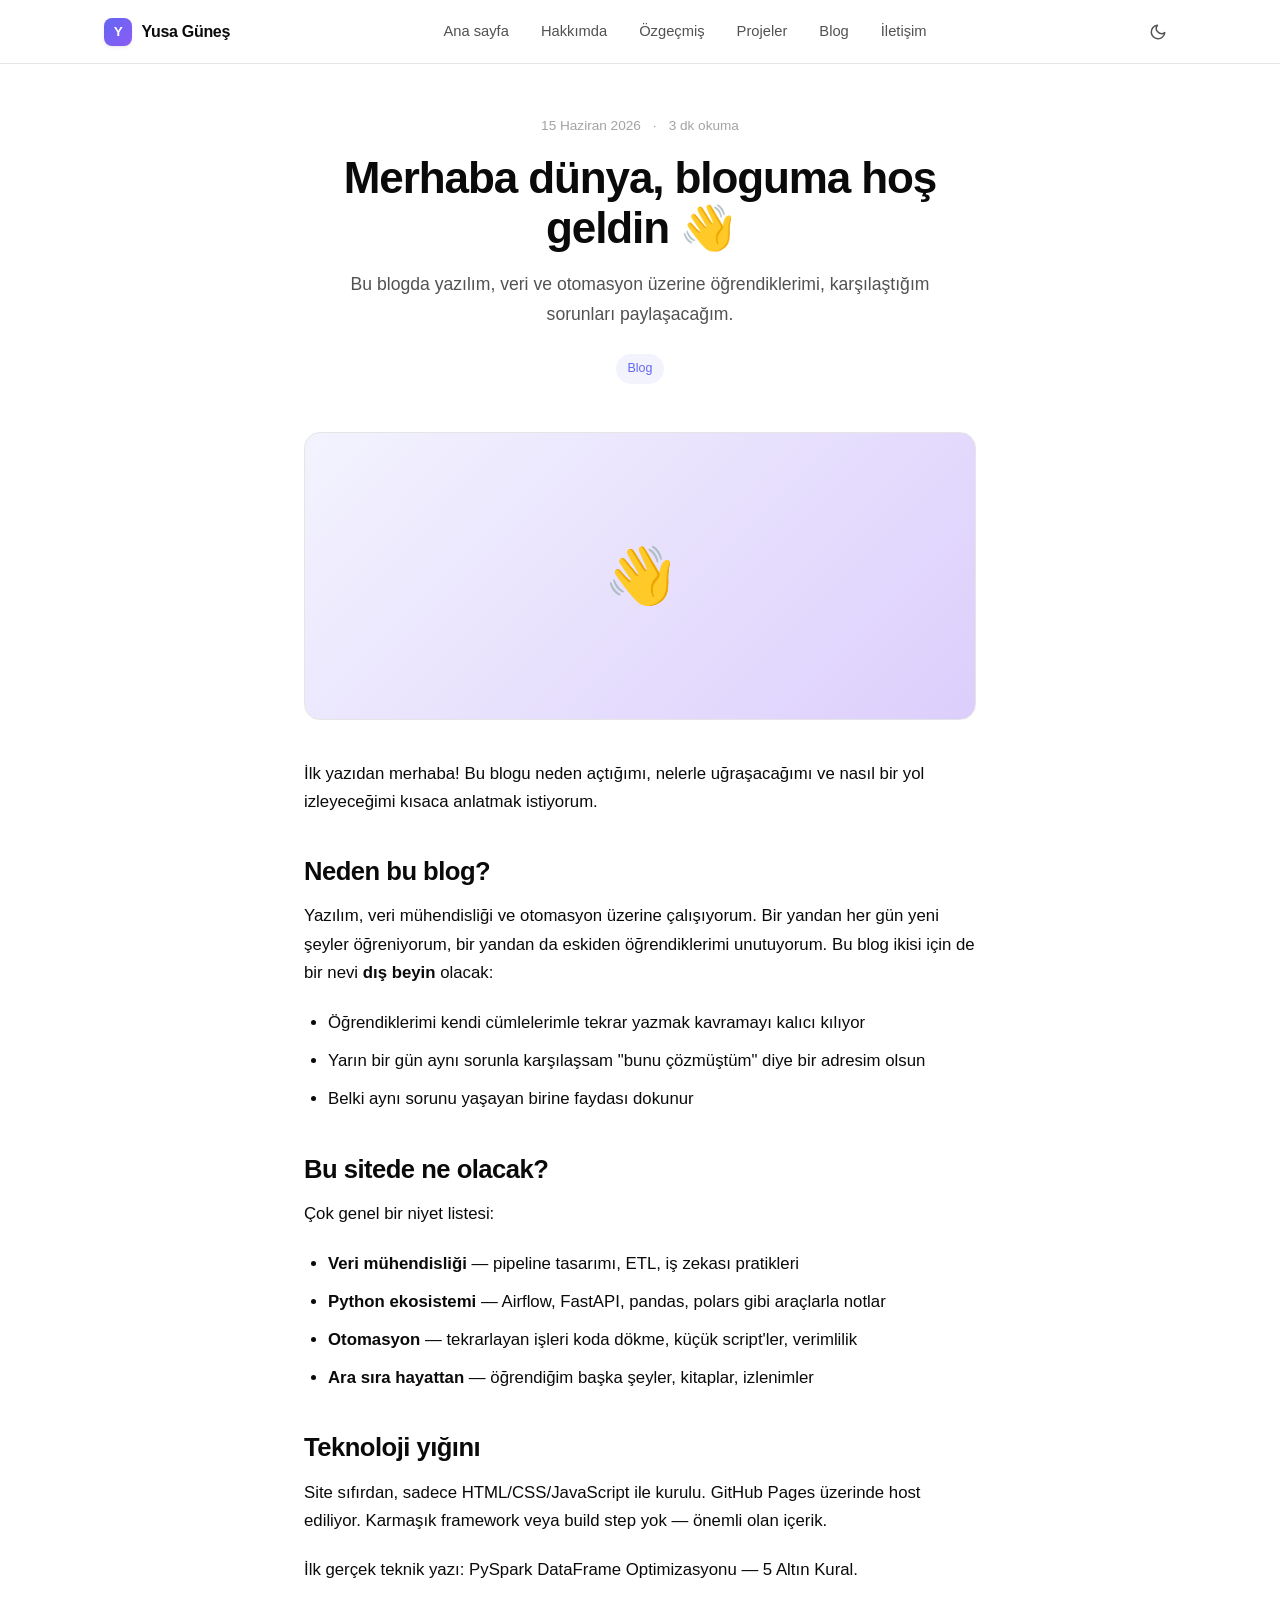
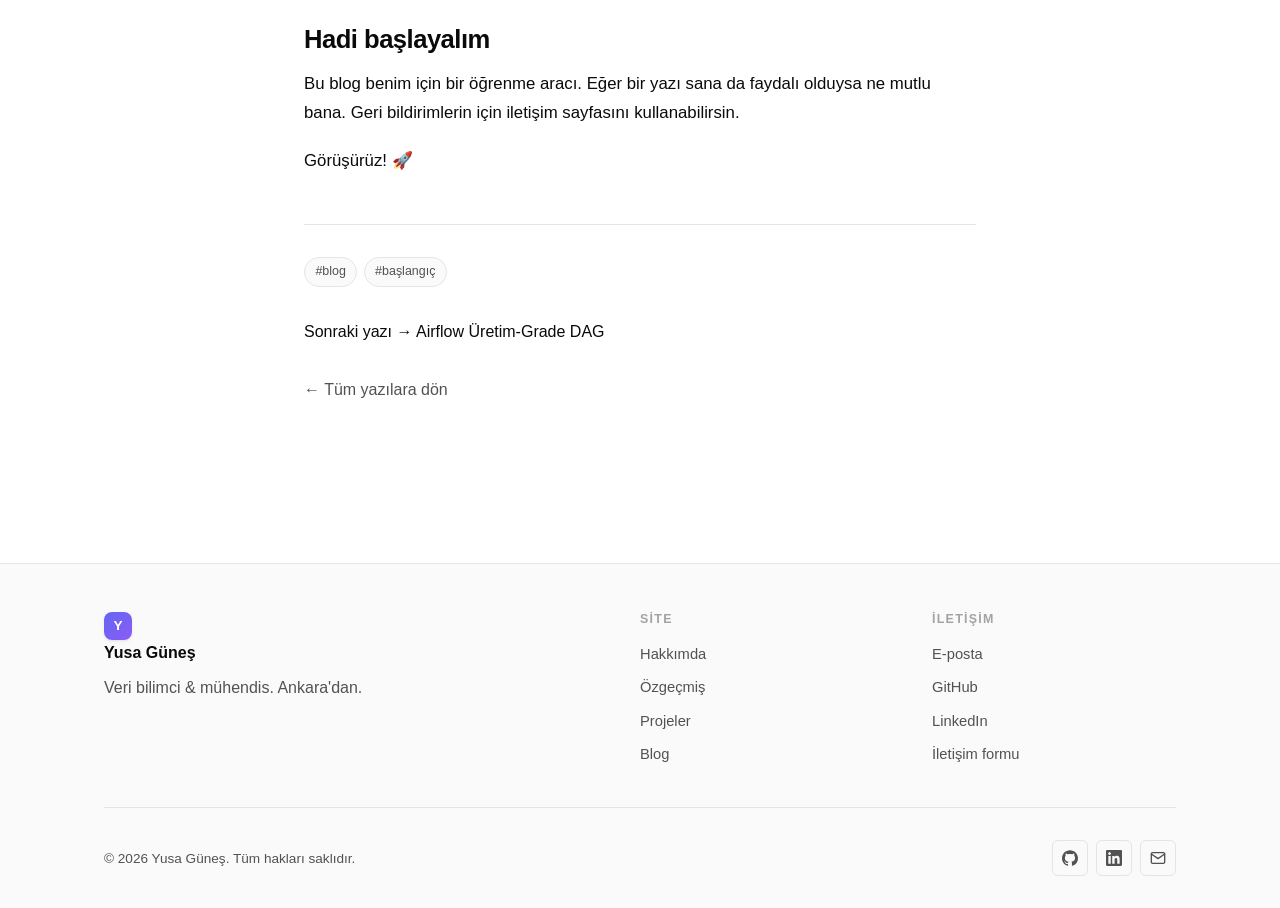
<file: blog/merhaba-dunya.html>
<!DOCTYPE html>
<html lang="tr">
<head>
  <meta charset="UTF-8">
  <meta name="viewport" content="width=device-width, initial-scale=1.0">
  <title>Merhaba dünya, bloguma hoş geldin 👋 — Yusa Güneş</title>
  <meta name="description" content="Bu blogda yazılım, veri ve otomasyon üzerine öğrendiklerimi, karşılaştığım sorunları paylaşacağım.">
  <meta name="theme-color" content="#ffffff">
  <link rel="icon" type="image/svg+xml" href="data:image/svg+xml,%3Csvg xmlns='http://www.w3.org/2000/svg' viewBox='0 0 100 100'%3E%3Cdefs%3E%3ClinearGradient id='g' x1='0' y1='0' x2='1' y2='1'%3E%3Cstop offset='0%25' stop-color='%236366f1'/%3E%3Cstop offset='100%25' stop-color='%238b5cf6'/%3E%3C/linearGradient%3E%3C/defs%3E%3Crect width='100' height='100' rx='22' fill='url(%23g)'/%3E%3Ctext x='50' y='68' font-size='60' text-anchor='middle' fill='white' font-family='sans-serif' font-weight='700'%3EY%3C/text%3E%3C/svg%3E">
  <link rel="stylesheet" href="../assets/css/main.css">
  <link rel="stylesheet" href="../assets/css/components.css">
</head>
<body>

<a href="#main" class="skip-link">İçeriğe atla</a>

<nav class="nav" aria-label="Ana navigasyon">
  <div class="container nav-inner">
    <a href="../index.html" class="nav-logo">
      <span class="nav-logo-mark">Y</span>
      <span>Yusa Güneş</span>
    </a>
    <ul class="nav-links">
      <li><a href="../index.html" class="nav-link">Ana sayfa</a></li>
      <li><a href="../about.html" class="nav-link">Hakkımda</a></li>
      <li><a href="../resume.html" class="nav-link">Özgeçmiş</a></li>
      <li><a href="../projects.html" class="nav-link">Projeler</a></li>
      <li><a href="../blog.html" class="nav-link">Blog</a></li>
      <li><a href="../contact.html" class="nav-link">İletişim</a></li>
    </ul>
    <div class="nav-actions">
      <button class="theme-toggle" aria-label="Tema değiştir">
        <svg class="moon" viewBox="0 0 24 24" fill="none" stroke="currentColor" stroke-width="2" stroke-linecap="round" stroke-linejoin="round"><path d="M21 12.79A9 9 0 1 1 11.21 3 7 7 0 0 0 21 12.79z"/></svg>
        <svg class="sun" viewBox="0 0 24 24" fill="none" stroke="currentColor" stroke-width="2" stroke-linecap="round" stroke-linejoin="round"><circle cx="12" cy="12" r="5"/><line x1="12" y1="1" x2="12" y2="3"/><line x1="12" y1="21" x2="12" y2="23"/><line x1="4.22" y1="4.22" x2="5.64" y2="5.64"/><line x1="18.36" y1="18.36" x2="19.78" y2="19.78"/><line x1="1" y1="12" x2="3" y2="12"/><line x1="21" y1="12" x2="23" y2="12"/><line x1="4.22" y1="19.78" x2="5.64" y2="18.36"/><line x1="18.36" y1="5.64" x2="19.78" y2="4.22"/></svg>
      </button>
      <button class="nav-toggle" aria-label="Menüyü aç" aria-expanded="false">
        <svg width="20" height="20" viewBox="0 0 24 24" fill="none" stroke="currentColor" stroke-width="2" stroke-linecap="round"><line x1="3" y1="6" x2="21" y2="6"/><line x1="3" y1="12" x2="21" y2="12"/><line x1="3" y1="18" x2="21" y2="18"/></svg>
      </button>
    </div>
  </div>
</nav>

<main id="main">

<article class="article">
  <header class="article-header">
    <div class="article-meta">
      <time datetime="2026-06-15">15 Haziran 2026</time>
      <span>·</span>
      <span>3 dk okuma</span>
    </div>
    <h1 class="article-title">Merhaba dünya, bloguma hoş geldin 👋</h1>
    <p class="article-excerpt">Bu blogda yazılım, veri ve otomasyon üzerine öğrendiklerimi, karşılaştığım sorunları paylaşacağım.</p>
    <div class="tag-list" style="justify-content: center;">
      <span class="chip chip-accent">Blog</span>
    </div>
  </header>

  <div class="article-cover" aria-hidden="true">👋</div>

  <div class="article-body">
    <p>
      İlk yazıdan merhaba! Bu blogu neden açtığımı, nelerle uğraşacağımı ve nasıl bir yol izleyeceğimi kısaca anlatmak istiyorum.
    </p>

    <h2>Neden bu blog?</h2>
    <p>
      Yazılım, veri mühendisliği ve otomasyon üzerine çalışıyorum. Bir yandan her gün yeni şeyler öğreniyorum, bir yandan da eskiden öğrendiklerimi unutuyorum. Bu blog ikisi için de bir nevi <strong>dış beyin</strong> olacak:
    </p>
    <ul>
      <li>Öğrendiklerimi kendi cümlelerimle tekrar yazmak kavramayı kalıcı kılıyor</li>
      <li>Yarın bir gün aynı sorunla karşılaşsam "bunu çözmüştüm" diye bir adresim olsun</li>
      <li>Belki aynı sorunu yaşayan birine faydası dokunur</li>
    </ul>

    <h2>Bu sitede ne olacak?</h2>
    <p>Çok genel bir niyet listesi:</p>
    <ul>
      <li><strong>Veri mühendisliği</strong> — pipeline tasarımı, ETL, iş zekası pratikleri</li>
      <li><strong>Python ekosistemi</strong> — Airflow, FastAPI, pandas, polars gibi araçlarla notlar</li>
      <li><strong>Otomasyon</strong> — tekrarlayan işleri koda dökme, küçük script'ler, verimlilik</li>
      <li><strong>Ara sıra hayattan</strong> — öğrendiğim başka şeyler, kitaplar, izlenimler</li>
    </ul>

    <h2>Teknoloji yığını</h2>
    <p>
      Site sıfırdan, sadece HTML/CSS/JavaScript ile kurulu. GitHub Pages üzerinde host ediliyor. Karmaşık framework veya build step yok — önemli olan içerik.
    </p>
    <p>
      İlk gerçek teknik yazı: <a href="pyspark-optimizasyonu.html">PySpark DataFrame Optimizasyonu — 5 Altın Kural</a>.
    </p>

    <h2>Hadi başlayalım</h2>
    <p>
      Bu blog benim için bir öğrenme aracı. Eğer bir yazı sana da faydalı olduysa ne mutlu bana. Geri bildirimlerin için <a href="../contact.html">iletişim sayfasını</a> kullanabilirsin.
    </p>
    <p>
      Görüşürüz! 🚀
    </p>
  </div>

  <div class="article-tags">
    <span class="chip">#blog</span>
    <span class="chip">#başlangıç</span>
  </div>

  <nav class="post-nav" style="margin-top: 2rem;" aria-label="Yazı navigasyonu">
    <div></div>
    <a href="airflow-patterns.html" class="post-nav-next" style="text-align: right;">
      <span class="nav-label">Sonraki yazı →</span>
      <span class="nav-title">Airflow Üretim-Grade DAG</span>
    </a>
  </nav>

  <p class="back-link" style="margin-top: 2rem;"><a href="../blog.html">← Tüm yazılara dön</a></p>
</article>

</main>

<footer class="footer">
  <div class="container">
    <div class="footer-inner">
      <div class="footer-brand">
        <div class="nav-logo-mark">Y</div>
        <div>
          <strong>Yusa Güneş</strong>
          <p>Veri bilimci & mühendis. Ankara'dan.</p>
        </div>
      </div>
      <div class="footer-col">
        <h4>Site</h4>
        <ul>
          <li><a href="../about.html">Hakkımda</a></li>
          <li><a href="../resume.html">Özgeçmiş</a></li>
          <li><a href="../projects.html">Projeler</a></li>
          <li><a href="../blog.html">Blog</a></li>
        </ul>
      </div>
      <div class="footer-col">
        <h4>İletişim</h4>
        <ul>
          <li><a href="mailto:yusagunes36@gmail.com">E-posta</a></li>
          <li><a href="https://github.com/yusagunes" target="_blank" rel="noopener">GitHub</a></li>
          <li><a href="https://linkedin.com/in/yusagunes" target="_blank" rel="noopener">LinkedIn</a></li>
          <li><a href="../contact.html">İletişim formu</a></li>
        </ul>
      </div>
    </div>
    <div class="footer-bottom">
      <p>© <span id="current-year"></span> Yusa Güneş. Tüm hakları saklıdır.</p>
      <div class="footer-social">
        <a href="https://github.com/yusagunes" aria-label="GitHub" target="_blank" rel="noopener">
          <svg viewBox="0 0 24 24" fill="currentColor"><path d="M12 .297c-6.63 0-12 5.373-12 12 0 5.303 3.438 9.8 8.205 11.385.6.113.82-.258.82-.577 0-.285-.01-1.04-.015-2.04-3.338.724-4.042-1.61-4.042-1.61C4.422 18.07 3.633 17.7 3.633 17.7c-1.087-.744.084-.729.084-.729 1.205.084 1.838 1.236 1.838 1.236 1.07 1.835 2.809 1.305 3.495.998.108-.776.417-1.305.76-1.605-2.665-.3-5.466-1.332-5.466-5.93 0-1.31.465-2.38 1.235-3.22-.135-.303-.54-1.523.105-3.176 0 0 1.005-.322 3.3 1.23.96-.267 1.98-.4 3-.405 1.02.005 2.04.138 3 .405 2.28-1.552 3.285-1.23 3.285-1.23.645 1.653.24 2.873.12 3.176.765.84 1.23 1.91 1.23 3.22 0 4.61-2.805 5.625-5.475 5.92.42.36.81 1.096.81 2.22 0 1.606-.015 2.896-.015 3.286 0 .315.21.69.825.57C20.565 22.092 24 17.592 24 12.297c0-6.627-5.373-12-12-12"/></svg>
        </a>
        <a href="https://linkedin.com/in/yusagunes" aria-label="LinkedIn" target="_blank" rel="noopener">
          <svg viewBox="0 0 24 24" fill="currentColor"><path d="M20.447 20.452h-3.554v-5.569c0-1.328-.027-3.037-1.852-3.037-1.853 0-2.136 1.445-2.136 2.939v5.667H9.351V9h3.414v1.561h.046c.477-.9 1.637-1.85 3.37-1.85 3.601 0 4.267 2.37 4.267 5.455v6.286zM5.337 7.433c-1.144 0-2.063-.926-2.063-2.065 0-1.138.92-2.063 2.063-2.063 1.14 0 2.064.925 2.064 2.063 0 1.139-.925 2.065-2.064 2.065zm1.782 13.019H3.555V9h3.564v11.452zM22.225 0H1.771C.792 0 0 .774 0 1.729v20.542C0 23.227.792 24 1.771 24h20.451C23.2 24 24 23.227 24 22.271V1.729C24 .774 23.2 0 22.222 0h.003z"/></svg>
        </a>
        <a href="mailto:yusagunes36@gmail.com" aria-label="E-posta">
          <svg viewBox="0 0 24 24" fill="none" stroke="currentColor" stroke-width="2" stroke-linecap="round" stroke-linejoin="round"><path d="M4 4h16c1.1 0 2 .9 2 2v12c0 1.1-.9 2-2 2H4c-1.1 0-2-.9-2-2V6c0-1.1.9-2 2-2z"/><polyline points="22,6 12,13 2,6"/></svg>
        </a>
      </div>
    </div>
  </div>
</footer>

<script src="../assets/js/main.js"></script>
</body>
</html>
</file>
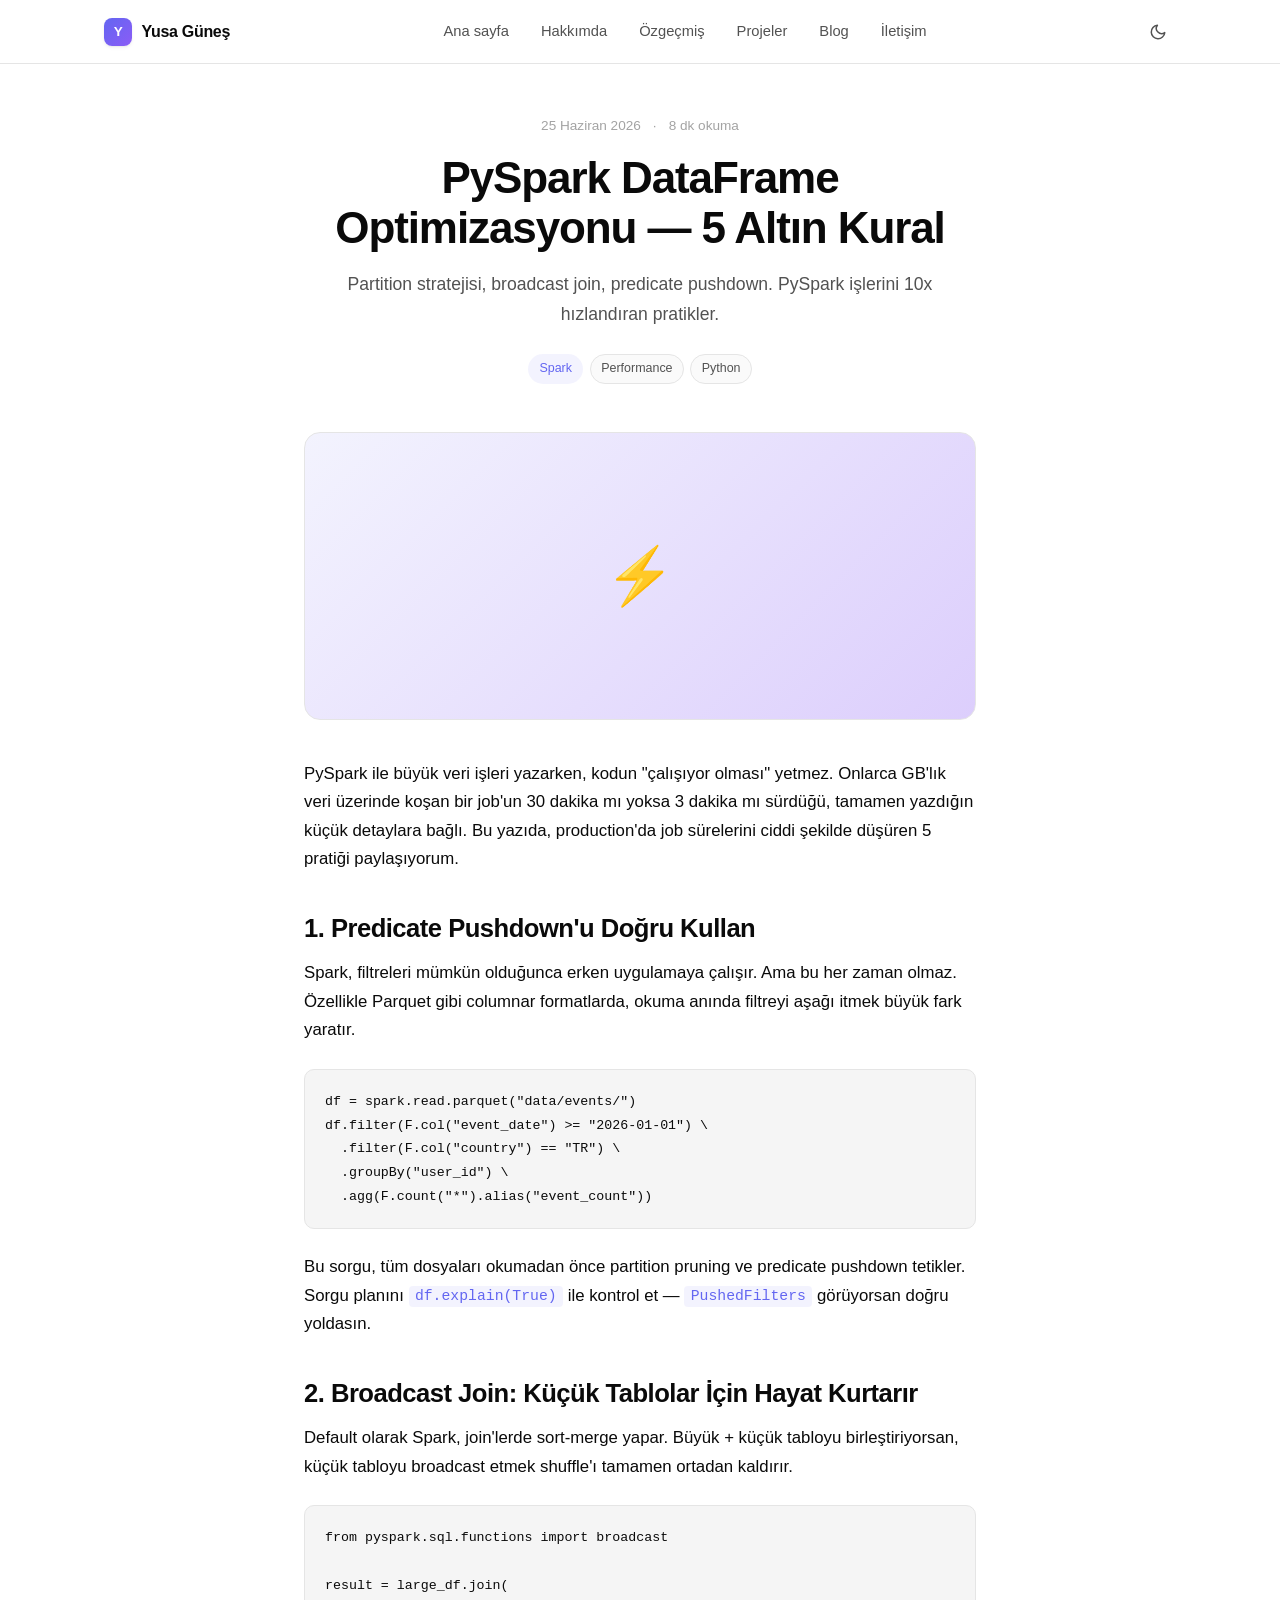
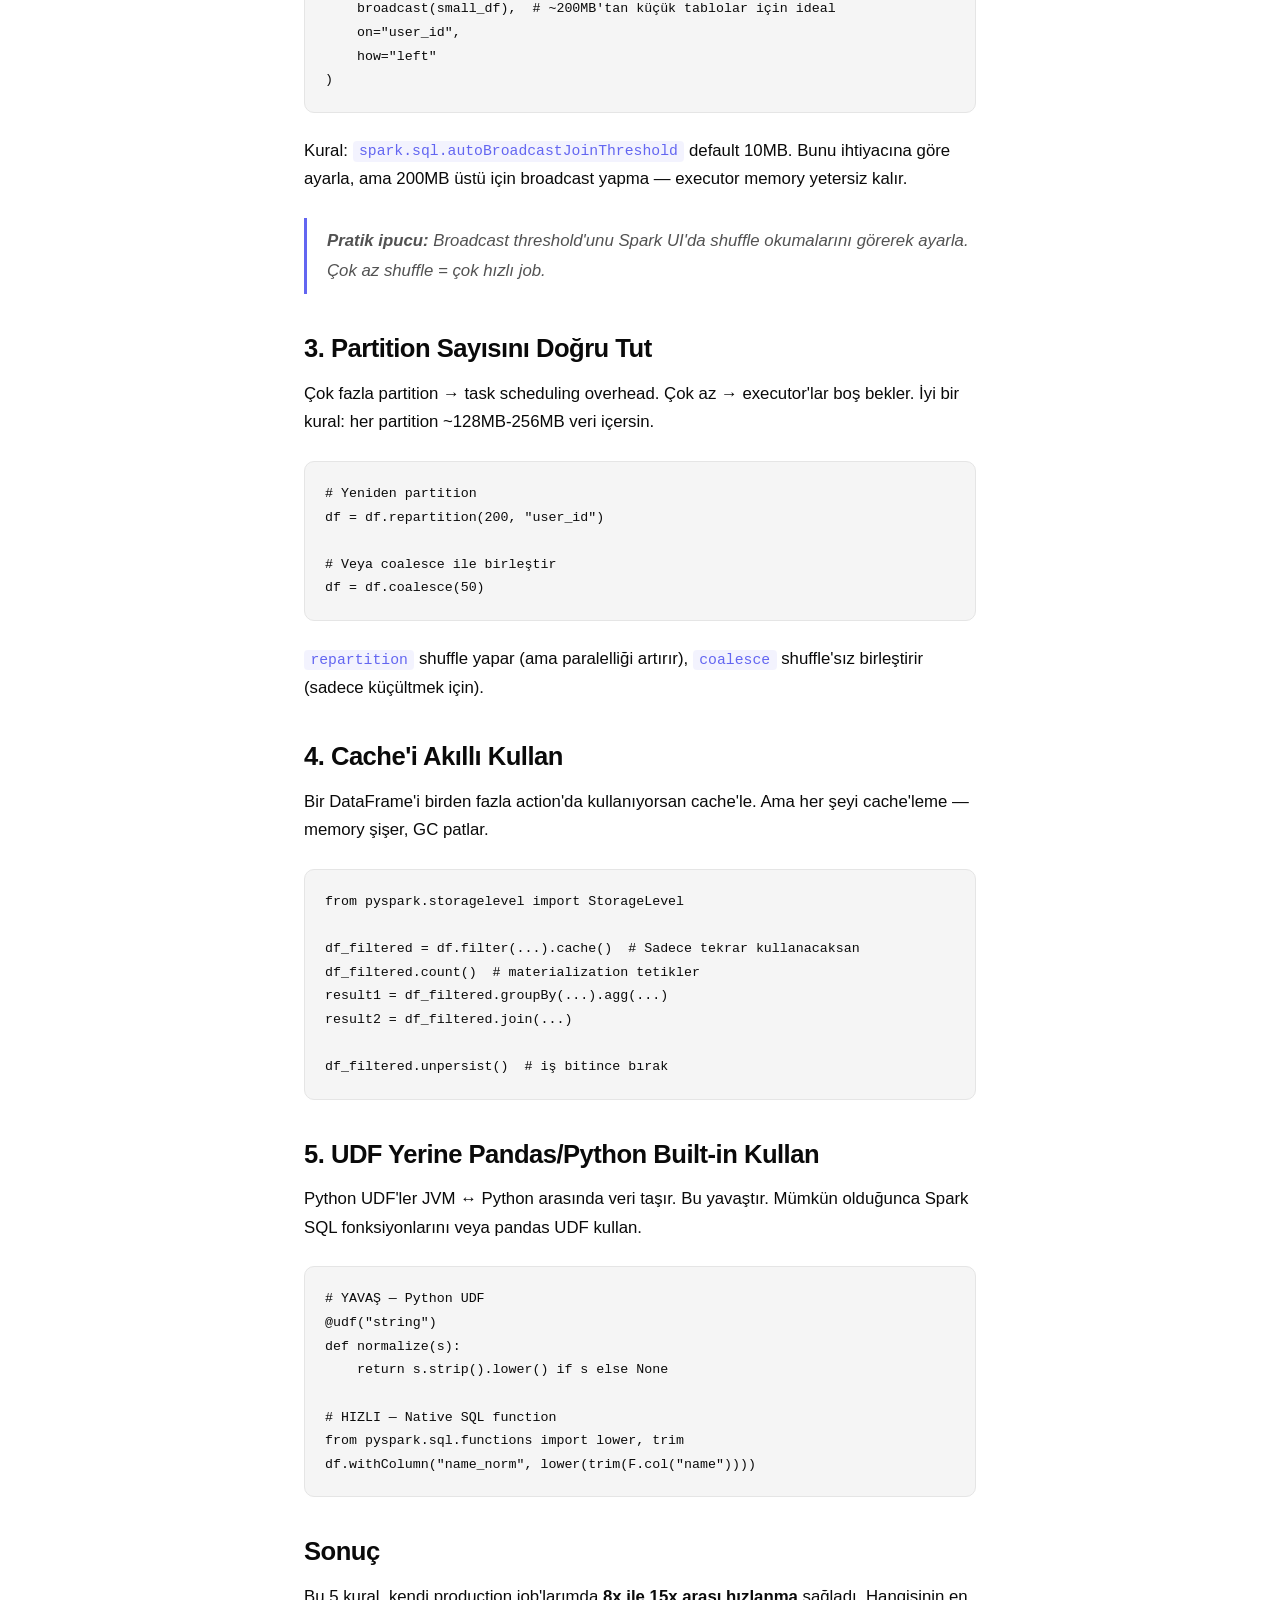
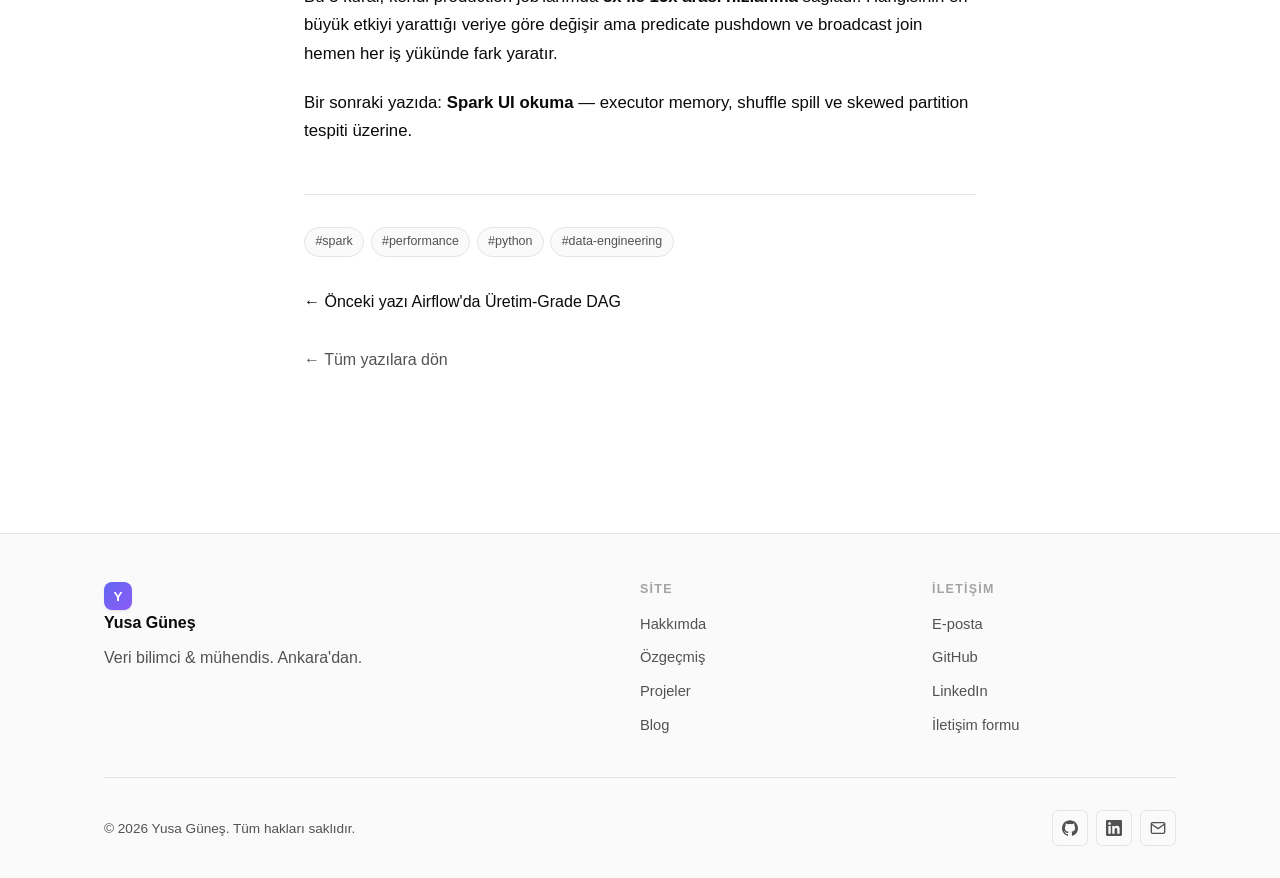
<file: blog/pyspark-optimizasyonu.html>
<!DOCTYPE html>
<html lang="tr">
<head>
  <meta charset="UTF-8">
  <meta name="viewport" content="width=device-width, initial-scale=1.0">
  <title>PySpark DataFrame Optimizasyonu — 5 Altın Kural — Yusa Güneş</title>
  <meta name="description" content="Partition stratejisi, broadcast join, predicate pushdown. PySpark işlerini 10x hızlandıran pratikler.">
  <meta name="theme-color" content="#ffffff">
  <link rel="icon" type="image/svg+xml" href="data:image/svg+xml,%3Csvg xmlns='http://www.w3.org/2000/svg' viewBox='0 0 100 100'%3E%3Cdefs%3E%3ClinearGradient id='g' x1='0' y1='0' x2='1' y2='1'%3E%3Cstop offset='0%25' stop-color='%236366f1'/%3E%3Cstop offset='100%25' stop-color='%238b5cf6'/%3E%3C/linearGradient%3E%3C/defs%3E%3Crect width='100' height='100' rx='22' fill='url(%23g)'/%3E%3Ctext x='50' y='68' font-size='60' text-anchor='middle' fill='white' font-family='sans-serif' font-weight='700'%3EY%3C/text%3E%3C/svg%3E">
  <link rel="stylesheet" href="../assets/css/main.css">
  <link rel="stylesheet" href="../assets/css/components.css">
  <script type="application/ld+json">
  {
    "@context": "https://schema.org",
    "@type": "BlogPosting",
    "headline": "PySpark DataFrame Optimizasyonu — 5 Altın Kural",
    "datePublished": "2026-06-25",
    "author": {"@type": "Person", "name": "Yusa Güneş"}
  }
  </script>
</head>
<body>

<a href="#main" class="skip-link">İçeriğe atla</a>

<nav class="nav" aria-label="Ana navigasyon">
  <div class="container nav-inner">
    <a href="../index.html" class="nav-logo">
      <span class="nav-logo-mark">Y</span>
      <span>Yusa Güneş</span>
    </a>
    <ul class="nav-links">
      <li><a href="../index.html" class="nav-link">Ana sayfa</a></li>
      <li><a href="../about.html" class="nav-link">Hakkımda</a></li>
      <li><a href="../resume.html" class="nav-link">Özgeçmiş</a></li>
      <li><a href="../projects.html" class="nav-link">Projeler</a></li>
      <li><a href="../blog.html" class="nav-link">Blog</a></li>
      <li><a href="../contact.html" class="nav-link">İletişim</a></li>
    </ul>
    <div class="nav-actions">
      <button class="theme-toggle" aria-label="Tema değiştir">
        <svg class="moon" viewBox="0 0 24 24" fill="none" stroke="currentColor" stroke-width="2" stroke-linecap="round" stroke-linejoin="round"><path d="M21 12.79A9 9 0 1 1 11.21 3 7 7 0 0 0 21 12.79z"/></svg>
        <svg class="sun" viewBox="0 0 24 24" fill="none" stroke="currentColor" stroke-width="2" stroke-linecap="round" stroke-linejoin="round"><circle cx="12" cy="12" r="5"/><line x1="12" y1="1" x2="12" y2="3"/><line x1="12" y1="21" x2="12" y2="23"/><line x1="4.22" y1="4.22" x2="5.64" y2="5.64"/><line x1="18.36" y1="18.36" x2="19.78" y2="19.78"/><line x1="1" y1="12" x2="3" y2="12"/><line x1="21" y1="12" x2="23" y2="12"/><line x1="4.22" y1="19.78" x2="5.64" y2="18.36"/><line x1="18.36" y1="5.64" x2="19.78" y2="4.22"/></svg>
      </button>
      <button class="nav-toggle" aria-label="Menüyü aç" aria-expanded="false">
        <svg width="20" height="20" viewBox="0 0 24 24" fill="none" stroke="currentColor" stroke-width="2" stroke-linecap="round"><line x1="3" y1="6" x2="21" y2="6"/><line x1="3" y1="12" x2="21" y2="12"/><line x1="3" y1="18" x2="21" y2="18"/></svg>
      </button>
    </div>
  </div>
</nav>

<main id="main">

<article class="article">
  <header class="article-header">
    <div class="article-meta">
      <time datetime="2026-06-25">25 Haziran 2026</time>
      <span>·</span>
      <span>8 dk okuma</span>
    </div>
    <h1 class="article-title">PySpark DataFrame Optimizasyonu — 5 Altın Kural</h1>
    <p class="article-excerpt">Partition stratejisi, broadcast join, predicate pushdown. PySpark işlerini 10x hızlandıran pratikler.</p>
    <div class="tag-list" style="justify-content: center;">
      <span class="chip chip-accent">Spark</span>
      <span class="chip">Performance</span>
      <span class="chip">Python</span>
    </div>
  </header>

  <div class="article-cover" aria-hidden="true">⚡</div>

  <div class="article-body">
    <p>
      PySpark ile büyük veri işleri yazarken, kodun "çalışıyor olması" yetmez. Onlarca GB'lık veri üzerinde koşan bir job'un 30 dakika mı yoksa 3 dakika mı sürdüğü, tamamen yazdığın küçük detaylara bağlı. Bu yazıda, production'da job sürelerini ciddi şekilde düşüren 5 pratiği paylaşıyorum.
    </p>

    <h2>1. Predicate Pushdown'u Doğru Kullan</h2>
    <p>
      Spark, filtreleri mümkün olduğunca erken uygulamaya çalışır. Ama bu her zaman olmaz. Özellikle Parquet gibi columnar formatlarda, okuma anında filtreyi aşağı itmek büyük fark yaratır.
    </p>
    <pre><code>df = spark.read.parquet("data/events/")
df.filter(F.col("event_date") &gt;= "2026-01-01") \
  .filter(F.col("country") == "TR") \
  .groupBy("user_id") \
  .agg(F.count("*").alias("event_count"))</code></pre>
    <p>
      Bu sorgu, tüm dosyaları okumadan önce partition pruning ve predicate pushdown tetikler. Sorgu planını <code>df.explain(True)</code> ile kontrol et — <code>PushedFilters</code> görüyorsan doğru yoldasın.
    </p>

    <h2>2. Broadcast Join: Küçük Tablolar İçin Hayat Kurtarır</h2>
    <p>
      Default olarak Spark, join'lerde sort-merge yapar. Büyük + küçük tabloyu birleştiriyorsan, küçük tabloyu broadcast etmek shuffle'ı tamamen ortadan kaldırır.
    </p>
    <pre><code>from pyspark.sql.functions import broadcast

result = large_df.join(
    broadcast(small_df),  # ~200MB'tan küçük tablolar için ideal
    on="user_id",
    how="left"
)</code></pre>
    <p>
      Kural: <code>spark.sql.autoBroadcastJoinThreshold</code> default 10MB. Bunu ihtiyacına göre ayarla, ama 200MB üstü için broadcast yapma — executor memory yetersiz kalır.
    </p>

    <blockquote>
      <strong>Pratik ipucu:</strong> Broadcast threshold'unu Spark UI'da shuffle okumalarını görerek ayarla. Çok az shuffle = çok hızlı job.
    </blockquote>

    <h2>3. Partition Sayısını Doğru Tut</h2>
    <p>
      Çok fazla partition → task scheduling overhead. Çok az → executor'lar boş bekler. İyi bir kural: her partition ~128MB-256MB veri içersin.
    </p>
    <pre><code># Yeniden partition
df = df.repartition(200, "user_id")

# Veya coalesce ile birleştir
df = df.coalesce(50)</code></pre>
    <p>
      <code>repartition</code> shuffle yapar (ama paralelliği artırır), <code>coalesce</code> shuffle'sız birleştirir (sadece küçültmek için).
    </p>

    <h2>4. Cache'i Akıllı Kullan</h2>
    <p>
      Bir DataFrame'i birden fazla action'da kullanıyorsan cache'le. Ama her şeyi cache'leme — memory şişer, GC patlar.
    </p>
    <pre><code>from pyspark.storagelevel import StorageLevel

df_filtered = df.filter(...).cache()  # Sadece tekrar kullanacaksan
df_filtered.count()  # materialization tetikler
result1 = df_filtered.groupBy(...).agg(...)
result2 = df_filtered.join(...)

df_filtered.unpersist()  # iş bitince bırak</code></pre>

    <h2>5. UDF Yerine Pandas/Python Built-in Kullan</h2>
    <p>
      Python UDF'ler JVM ↔ Python arasında veri taşır. Bu yavaştır. Mümkün olduğunca Spark SQL fonksiyonlarını veya pandas UDF kullan.
    </p>
    <pre><code># YAVAŞ — Python UDF
@udf("string")
def normalize(s):
    return s.strip().lower() if s else None

# HIZLI — Native SQL function
from pyspark.sql.functions import lower, trim
df.withColumn("name_norm", lower(trim(F.col("name"))))</code></pre>

    <h2>Sonuç</h2>
    <p>
      Bu 5 kural, kendi production job'larımda <strong>8x ile 15x arası hızlanma</strong> sağladı. Hangisinin en büyük etkiyi yarattığı veriye göre değişir ama predicate pushdown ve broadcast join hemen her iş yükünde fark yaratır.
    </p>
    <p>
      Bir sonraki yazıda: <strong>Spark UI okuma</strong> — executor memory, shuffle spill ve skewed partition tespiti üzerine.
    </p>
  </div>

  <div class="article-tags">
    <span class="chip">#spark</span>
    <span class="chip">#performance</span>
    <span class="chip">#python</span>
    <span class="chip">#data-engineering</span>
  </div>

  <nav class="post-nav" style="margin-top: 2rem;" aria-label="Yazı navigasyonu">
    <a href="airflow-patterns.html" class="post-nav-prev">
      <span class="nav-label">← Önceki yazı</span>
      <span class="nav-title">Airflow'da Üretim-Grade DAG</span>
    </a>
    <div class="post-nav-next"></div>
  </nav>

  <p class="back-link" style="margin-top: 2rem;"><a href="../blog.html">← Tüm yazılara dön</a></p>
</article>

</main>

<footer class="footer">
  <div class="container">
    <div class="footer-inner">
      <div class="footer-brand">
        <div class="nav-logo-mark">Y</div>
        <div>
          <strong>Yusa Güneş</strong>
          <p>Veri bilimci & mühendis. Ankara'dan.</p>
        </div>
      </div>
      <div class="footer-col">
        <h4>Site</h4>
        <ul>
          <li><a href="../about.html">Hakkımda</a></li>
          <li><a href="../resume.html">Özgeçmiş</a></li>
          <li><a href="../projects.html">Projeler</a></li>
          <li><a href="../blog.html">Blog</a></li>
        </ul>
      </div>
      <div class="footer-col">
        <h4>İletişim</h4>
        <ul>
          <li><a href="mailto:yusagunes36@gmail.com">E-posta</a></li>
          <li><a href="https://github.com/yusagunes" target="_blank" rel="noopener">GitHub</a></li>
          <li><a href="https://linkedin.com/in/yusagunes" target="_blank" rel="noopener">LinkedIn</a></li>
          <li><a href="../contact.html">İletişim formu</a></li>
        </ul>
      </div>
    </div>
    <div class="footer-bottom">
      <p>© <span id="current-year"></span> Yusa Güneş. Tüm hakları saklıdır.</p>
      <div class="footer-social">
        <a href="https://github.com/yusagunes" aria-label="GitHub" target="_blank" rel="noopener">
          <svg viewBox="0 0 24 24" fill="currentColor"><path d="M12 .297c-6.63 0-12 5.373-12 12 0 5.303 3.438 9.8 8.205 11.385.6.113.82-.258.82-.577 0-.285-.01-1.04-.015-2.04-3.338.724-4.042-1.61-4.042-1.61C4.422 18.07 3.633 17.7 3.633 17.7c-1.087-.744.084-.729.084-.729 1.205.084 1.838 1.236 1.838 1.236 1.07 1.835 2.809 1.305 3.495.998.108-.776.417-1.305.76-1.605-2.665-.3-5.466-1.332-5.466-5.93 0-1.31.465-2.38 1.235-3.22-.135-.303-.54-1.523.105-3.176 0 0 1.005-.322 3.3 1.23.96-.267 1.98-.4 3-.405 1.02.005 2.04.138 3 .405 2.28-1.552 3.285-1.23 3.285-1.23.645 1.653.24 2.873.12 3.176.765.84 1.23 1.91 1.23 3.22 0 4.61-2.805 5.625-5.475 5.92.42.36.81 1.096.81 2.22 0 1.606-.015 2.896-.015 3.286 0 .315.21.69.825.57C20.565 22.092 24 17.592 24 12.297c0-6.627-5.373-12-12-12"/></svg>
        </a>
        <a href="https://linkedin.com/in/yusagunes" aria-label="LinkedIn" target="_blank" rel="noopener">
          <svg viewBox="0 0 24 24" fill="currentColor"><path d="M20.447 20.452h-3.554v-5.569c0-1.328-.027-3.037-1.852-3.037-1.853 0-2.136 1.445-2.136 2.939v5.667H9.351V9h3.414v1.561h.046c.477-.9 1.637-1.85 3.37-1.85 3.601 0 4.267 2.37 4.267 5.455v6.286zM5.337 7.433c-1.144 0-2.063-.926-2.063-2.065 0-1.138.92-2.063 2.063-2.063 1.14 0 2.064.925 2.064 2.063 0 1.139-.925 2.065-2.064 2.065zm1.782 13.019H3.555V9h3.564v11.452zM22.225 0H1.771C.792 0 0 .774 0 1.729v20.542C0 23.227.792 24 1.771 24h20.451C23.2 24 24 23.227 24 22.271V1.729C24 .774 23.2 0 22.222 0h.003z"/></svg>
        </a>
        <a href="mailto:yusagunes36@gmail.com" aria-label="E-posta">
          <svg viewBox="0 0 24 24" fill="none" stroke="currentColor" stroke-width="2" stroke-linecap="round" stroke-linejoin="round"><path d="M4 4h16c1.1 0 2 .9 2 2v12c0 1.1-.9 2-2 2H4c-1.1 0-2-.9-2-2V6c0-1.1.9-2 2-2z"/><polyline points="22,6 12,13 2,6"/></svg>
        </a>
      </div>
    </div>
  </div>
</footer>

<script src="../assets/js/main.js"></script>
</body>
</html>
</file>
<file: assets/css/main.css>
/* ==========================================================================
   Yusa Güneş — Kişisel site
   Modern, minimal, Apple/Vercel/Stripe/Linear esinli
   ========================================================================== */

/* ----- Design Tokens ----- */
:root {
  /* Color — light */
  --bg: #ffffff;
  --bg-soft: #fafafa;
  --bg-elevated: #ffffff;
  --bg-overlay: rgba(255, 255, 255, 0.8);
  --text: #0a0a0a;
  --text-muted: #525252;
  --text-faint: #a3a3a3;
  --border: #e5e5e5;
  --border-strong: #d4d4d4;
  --accent: #6366f1;
  --accent-hover: #4f46e5;
  --accent-soft: rgba(99, 102, 241, 0.08);
  --accent-2: #8b5cf6;
  --code-bg: #f5f5f5;

  /* Shadows */
  --shadow-xs: 0 1px 2px rgba(0, 0, 0, 0.04);
  --shadow-sm: 0 2px 4px rgba(0, 0, 0, 0.04), 0 1px 2px rgba(0, 0, 0, 0.06);
  --shadow-md: 0 4px 12px rgba(0, 0, 0, 0.06), 0 2px 4px rgba(0, 0, 0, 0.04);
  --shadow-lg: 0 12px 32px rgba(0, 0, 0, 0.08), 0 4px 8px rgba(0, 0, 0, 0.04);
  --shadow-xl: 0 24px 64px rgba(0, 0, 0, 0.12);

  /* Gradients */
  --gradient-hero: radial-gradient(ellipse 80% 50% at 50% -20%, rgba(99, 102, 241, 0.15), transparent);
  --gradient-accent: linear-gradient(135deg, #6366f1 0%, #8b5cf6 100%);

  /* Typography */
  --font-sans: -apple-system, BlinkMacSystemFont, "Inter", "Segoe UI", Roboto, "Helvetica Neue", Arial, sans-serif;
  --font-mono: "SF Mono", ui-monospace, "JetBrains Mono", Menlo, Consolas, monospace;
  --font-serif: ui-serif, Georgia, "Times New Roman", serif;

  /* Spacing & radius */
  --radius-sm: 6px;
  --radius: 10px;
  --radius-lg: 16px;
  --radius-xl: 24px;
  --radius-full: 9999px;

  /* Layout */
  --container: 1120px;
  --container-narrow: 720px;
  --nav-h: 64px;

  /* Motion */
  --ease: cubic-bezier(0.4, 0, 0.2, 1);
  --ease-out: cubic-bezier(0.16, 1, 0.3, 1);
  --t-fast: 150ms;
  --t-med: 250ms;
  --t-slow: 400ms;
}

/* Dark mode */
[data-theme="dark"] {
  --bg: #0a0a0a;
  --bg-soft: #111111;
  --bg-elevated: #161616;
  --bg-overlay: rgba(10, 10, 10, 0.8);
  --text: #fafafa;
  --text-muted: #a3a3a3;
  --text-faint: #525252;
  --border: #262626;
  --border-strong: #404040;
  --accent: #a5b4fc;
  --accent-hover: #c7d2fe;
  --accent-soft: rgba(165, 180, 252, 0.1);
  --code-bg: #1a1a1a;
  --shadow-xs: 0 1px 2px rgba(0, 0, 0, 0.3);
  --shadow-sm: 0 2px 4px rgba(0, 0, 0, 0.3);
  --shadow-md: 0 4px 12px rgba(0, 0, 0, 0.4);
  --shadow-lg: 0 12px 32px rgba(0, 0, 0, 0.5);
  --shadow-xl: 0 24px 64px rgba(0, 0, 0, 0.6);
  --gradient-hero: radial-gradient(ellipse 80% 50% at 50% -20%, rgba(165, 180, 252, 0.12), transparent);
}

/* ----- Reset ----- */
*, *::before, *::after { box-sizing: border-box; }
* { margin: 0; }
html { -webkit-text-size-adjust: 100%; scroll-behavior: smooth; }
body {
  font-family: var(--font-sans);
  font-size: 16px;
  line-height: 1.6;
  color: var(--text);
  background: var(--bg);
  -webkit-font-smoothing: antialiased;
  -moz-osx-font-smoothing: grayscale;
  transition: background var(--t-med) var(--ease), color var(--t-med) var(--ease);
}

img, svg, video { max-width: 100%; height: auto; display: block; }
a { color: inherit; text-decoration: none; }
button, input, select, textarea { font: inherit; color: inherit; }
button { background: none; border: 0; cursor: pointer; }

h1, h2, h3, h4, h5, h6 {
  line-height: 1.15;
  font-weight: 700;
  letter-spacing: -0.02em;
  color: var(--text);
}

p { color: var(--text-muted); line-height: 1.7; }

code, pre { font-family: var(--font-mono); font-size: 0.9em; }
code { background: var(--code-bg); padding: 0.15em 0.4em; border-radius: 4px; }
pre { background: var(--code-bg); padding: 1.25rem; border-radius: var(--radius); overflow-x: auto; }
pre code { background: none; padding: 0; }

::selection { background: var(--accent-soft); color: var(--text); }

/* ----- Accessibility ----- */
.sr-only {
  position: absolute;
  width: 1px; height: 1px;
  padding: 0; margin: -1px;
  overflow: hidden; clip: rect(0, 0, 0, 0);
  white-space: nowrap; border: 0;
}

.skip-link {
  position: absolute;
  top: -100px;
  left: 1rem;
  background: var(--accent);
  color: #fff;
  padding: 0.5rem 1rem;
  border-radius: var(--radius-sm);
  z-index: 9999;
  transition: top var(--t-fast) var(--ease);
}
.skip-link:focus { top: 1rem; }

:focus-visible {
  outline: 2px solid var(--accent);
  outline-offset: 2px;
  border-radius: 2px;
}

@media (prefers-reduced-motion: reduce) {
  *, *::before, *::after {
    animation-duration: 0.01ms !important;
    transition-duration: 0.01ms !important;
  }
  html { scroll-behavior: auto; }
}

/* ----- Layout ----- */
.container {
  width: 100%;
  max-width: var(--container);
  margin: 0 auto;
  padding: 0 1.5rem;
}
.container-narrow {
  max-width: var(--container-narrow);
  margin: 0 auto;
  padding: 0 1.5rem;
}

.section { padding: 5rem 0; }
.section-lg { padding: 7rem 0; }

.grid { display: grid; gap: 1.5rem; }
.grid-2 { grid-template-columns: repeat(auto-fit, minmax(280px, 1fr)); }
.grid-3 { grid-template-columns: repeat(auto-fit, minmax(300px, 1fr)); }

/* ----- Navigation ----- */
.nav {
  position: sticky;
  top: 0;
  z-index: 100;
  height: var(--nav-h);
  background: var(--bg-overlay);
  backdrop-filter: saturate(180%) blur(20px);
  -webkit-backdrop-filter: saturate(180%) blur(20px);
  border-bottom: 1px solid var(--border);
  transition: all var(--t-med) var(--ease);
}

.nav-inner {
  height: 100%;
  display: flex;
  align-items: center;
  justify-content: space-between;
  gap: 2rem;
}

.nav-logo {
  display: flex;
  align-items: center;
  gap: 0.6rem;
  font-weight: 700;
  font-size: 1rem;
  letter-spacing: -0.02em;
}

.nav-logo-mark {
  width: 28px; height: 28px;
  border-radius: 8px;
  background: var(--gradient-accent);
  color: #fff;
  display: flex;
  align-items: center;
  justify-content: center;
  font-size: 0.85rem;
  font-weight: 800;
  box-shadow: var(--shadow-sm);
}

.nav-links {
  display: flex;
  align-items: center;
  gap: 0.25rem;
  list-style: none;
  padding: 0;
}

.nav-link {
  display: inline-block;
  padding: 0.5rem 0.875rem;
  border-radius: var(--radius-sm);
  font-size: 0.92rem;
  color: var(--text-muted);
  transition: all var(--t-fast) var(--ease);
}
.nav-link:hover { color: var(--text); background: var(--bg-soft); }
.nav-link.active { color: var(--text); font-weight: 600; }

.nav-actions {
  display: flex;
  align-items: center;
  gap: 0.5rem;
}

.theme-toggle {
  width: 36px; height: 36px;
  display: flex;
  align-items: center;
  justify-content: center;
  border-radius: var(--radius-sm);
  color: var(--text-muted);
  transition: all var(--t-fast) var(--ease);
}
.theme-toggle:hover { color: var(--text); background: var(--bg-soft); }
.theme-toggle svg { width: 18px; height: 18px; }
.theme-toggle .sun { display: none; }
[data-theme="dark"] .theme-toggle .sun { display: block; }
[data-theme="dark"] .theme-toggle .moon { display: none; }

.nav-toggle {
  display: none;
  width: 36px; height: 36px;
  align-items: center;
  justify-content: center;
  border-radius: var(--radius-sm);
  color: var(--text-muted);
}
.nav-toggle:hover { background: var(--bg-soft); color: var(--text); }

@media (max-width: 768px) {
  .nav-links {
    display: none;
    position: absolute;
    top: var(--nav-h);
    left: 0; right: 0;
    background: var(--bg);
    border-bottom: 1px solid var(--border);
    flex-direction: column;
    padding: 1rem;
    gap: 0.25rem;
    align-items: stretch;
  }
  .nav-links.open { display: flex; }
  .nav-link { padding: 0.75rem 1rem; }
  .nav-toggle { display: flex; }
}

/* ----- Hero ----- */
.hero {
  position: relative;
  padding: 8rem 0 6rem;
  text-align: center;
  overflow: hidden;
}
.hero::before {
  content: "";
  position: absolute;
  inset: 0;
  background: var(--gradient-hero);
  pointer-events: none;
  z-index: 0;
}
.hero-inner {
  position: relative;
  z-index: 1;
  max-width: 760px;
  margin: 0 auto;
  padding: 0 1.5rem;
}

.hero-eyebrow {
  display: inline-flex;
  align-items: center;
  gap: 0.5rem;
  font-size: 0.82rem;
  font-weight: 500;
  color: var(--accent);
  padding: 0.4rem 0.875rem;
  background: var(--accent-soft);
  border: 1px solid var(--border);
  border-radius: var(--radius-full);
  margin-bottom: 1.5rem;
}
.hero-eyebrow-dot {
  width: 6px; height: 6px;
  border-radius: 50%;
  background: var(--accent);
  box-shadow: 0 0 0 4px var(--accent-soft);
  animation: pulse 2s ease-in-out infinite;
}

@keyframes pulse {
  0%, 100% { opacity: 1; }
  50% { opacity: 0.5; }
}

.hero-title {
  font-size: clamp(2.5rem, 6vw, 4rem);
  letter-spacing: -0.035em;
  line-height: 1.05;
  margin-bottom: 1.25rem;
}
.hero-title-gradient {
  background: var(--gradient-accent);
  -webkit-background-clip: text;
  background-clip: text;
  -webkit-text-fill-color: transparent;
  color: transparent;
}

.hero-subtitle {
  font-size: 1.15rem;
  line-height: 1.6;
  color: var(--text-muted);
  max-width: 600px;
  margin: 0 auto 2rem;
}

.hero-cta {
  display: flex;
  gap: 0.75rem;
  justify-content: center;
  flex-wrap: wrap;
}

.hero-photo {
  width: 96px;
  height: 96px;
  margin: 0 auto 1.5rem;
  border-radius: 50%;
  background: var(--gradient-accent);
  display: flex;
  align-items: center;
  justify-content: center;
  color: #fff;
  font-size: 2rem;
  font-weight: 700;
  box-shadow: var(--shadow-lg);
  border: 3px solid var(--bg);
}

/* ----- Footer ----- */
.footer {
  margin-top: 6rem;
  padding: 3rem 0 2rem;
  border-top: 1px solid var(--border);
  background: var(--bg-soft);
}
.footer-inner {
  display: grid;
  grid-template-columns: 2fr 1fr 1fr;
  gap: 3rem;
  margin-bottom: 2.5rem;
}
.footer-brand p { margin-top: 0.5rem; max-width: 280px; }
.footer-col h4 {
  font-size: 0.78rem;
  font-weight: 600;
  text-transform: uppercase;
  letter-spacing: 0.1em;
  color: var(--text-faint);
  margin-bottom: 0.875rem;
}
.footer-col ul { list-style: none; padding: 0; display: flex; flex-direction: column; gap: 0.5rem; }
.footer-col a {
  font-size: 0.92rem;
  color: var(--text-muted);
  transition: color var(--t-fast) var(--ease);
}
.footer-col a:hover { color: var(--text); }
.footer-bottom {
  display: flex;
  justify-content: space-between;
  align-items: center;
  padding-top: 2rem;
  border-top: 1px solid var(--border);
  font-size: 0.85rem;
  color: var(--text-faint);
  flex-wrap: wrap;
  gap: 1rem;
}
.footer-social { display: flex; gap: 0.5rem; }
.footer-social a {
  width: 36px; height: 36px;
  display: inline-flex;
  align-items: center;
  justify-content: center;
  border-radius: var(--radius-sm);
  color: var(--text-muted);
  border: 1px solid var(--border);
  transition: all var(--t-fast) var(--ease);
}
.footer-social a:hover {
  color: var(--accent);
  border-color: var(--accent);
  transform: translateY(-1px);
}
.footer-social svg { width: 16px; height: 16px; }

@media (max-width: 768px) {
  .footer-inner { grid-template-columns: 1fr; gap: 2rem; }
}

/* ----- Section Heading ----- */
.section-head {
  text-align: center;
  max-width: 600px;
  margin: 0 auto 3rem;
}
.section-eyebrow {
  display: inline-block;
  font-size: 0.82rem;
  font-weight: 600;
  color: var(--accent);
  text-transform: uppercase;
  letter-spacing: 0.1em;
  margin-bottom: 0.75rem;
}
.section-title {
  font-size: clamp(1.75rem, 3.5vw, 2.5rem);
  margin-bottom: 0.75rem;
}
.section-desc { color: var(--text-muted); font-size: 1.05rem; }

/* ----- Animations ----- */
.fade-in {
  opacity: 0;
  transform: translateY(20px);
  transition: opacity var(--t-slow) var(--ease-out), transform var(--t-slow) var(--ease-out);
}
.fade-in.visible {
  opacity: 1;
  transform: translateY(0);
}
</file>
<file: assets/css/components.css>
/* ==========================================================================
   Components — Buttons, Cards, Forms, Tags
   ========================================================================== */

/* ----- Buttons ----- */
.btn {
  display: inline-flex;
  align-items: center;
  justify-content: center;
  gap: 0.5rem;
  padding: 0.7rem 1.25rem;
  font-size: 0.95rem;
  font-weight: 500;
  border-radius: var(--radius);
  border: 1px solid transparent;
  transition: all var(--t-fast) var(--ease);
  cursor: pointer;
  white-space: nowrap;
}
.btn:hover { text-decoration: none; }
.btn svg { width: 16px; height: 16px; }

.btn-primary {
  background: var(--text);
  color: var(--bg);
}
.btn-primary:hover {
  background: var(--accent);
  color: #fff;
  transform: translateY(-1px);
  box-shadow: var(--shadow-md);
}

.btn-secondary {
  background: var(--bg-soft);
  color: var(--text);
  border-color: var(--border);
}
.btn-secondary:hover {
  background: var(--bg);
  border-color: var(--border-strong);
  transform: translateY(-1px);
}

.btn-ghost {
  background: transparent;
  color: var(--text-muted);
}
.btn-ghost:hover { color: var(--text); background: var(--bg-soft); }

.btn-sm { padding: 0.45rem 0.85rem; font-size: 0.85rem; }
.btn-lg { padding: 0.85rem 1.5rem; font-size: 1rem; }

/* ----- Cards ----- */
.card {
  background: var(--bg-elevated);
  border: 1px solid var(--border);
  border-radius: var(--radius-lg);
  padding: 1.5rem;
  transition: all var(--t-med) var(--ease);
}
.card:hover {
  border-color: var(--border-strong);
  transform: translateY(-2px);
  box-shadow: var(--shadow-md);
}

.card-glass {
  background: var(--bg-overlay);
  backdrop-filter: saturate(180%) blur(20px);
  -webkit-backdrop-filter: saturate(180%) blur(20px);
  border: 1px solid var(--border);
  border-radius: var(--radius-lg);
}

/* ----- Project Card ----- */
.project-card {
  display: flex;
  flex-direction: column;
  background: var(--bg-elevated);
  border: 1px solid var(--border);
  border-radius: var(--radius-lg);
  overflow: hidden;
  transition: all var(--t-med) var(--ease);
  text-decoration: none;
}
.project-card:hover {
  border-color: var(--border-strong);
  transform: translateY(-4px);
  box-shadow: var(--shadow-lg);
  text-decoration: none;
}

.project-thumb {
  aspect-ratio: 16 / 9;
  background: linear-gradient(135deg, var(--accent-soft) 0%, color-mix(in srgb, var(--accent-2) 20%, transparent) 100%);
  display: flex;
  align-items: center;
  justify-content: center;
  font-size: 3rem;
  border-bottom: 1px solid var(--border);
  position: relative;
  overflow: hidden;
}
.project-thumb::after {
  content: "";
  position: absolute;
  inset: 0;
  background: radial-gradient(circle at 30% 30%, var(--accent-soft), transparent 70%);
}

.project-body { padding: 1.5rem; flex: 1; display: flex; flex-direction: column; }
.project-title { font-size: 1.15rem; margin-bottom: 0.5rem; }
.project-desc { color: var(--text-muted); font-size: 0.92rem; margin-bottom: 1rem; flex: 1; }
.project-tech { display: flex; flex-wrap: wrap; gap: 0.4rem; margin-bottom: 1rem; }
.project-links { display: flex; gap: 0.5rem; }

/* ----- Blog Card ----- */
.post-card {
  display: flex;
  flex-direction: column;
  padding: 1.75rem;
  background: var(--bg-elevated);
  border: 1px solid var(--border);
  border-radius: var(--radius-lg);
  transition: all var(--t-med) var(--ease);
  text-decoration: none;
}
.post-card:hover {
  border-color: var(--border-strong);
  transform: translateY(-2px);
  box-shadow: var(--shadow-md);
  text-decoration: none;
}
.post-card-meta {
  display: flex;
  align-items: center;
  gap: 0.75rem;
  font-size: 0.82rem;
  color: var(--text-faint);
  margin-bottom: 0.75rem;
}
.post-card-meta time { font-variant-numeric: tabular-nums; }
.post-card-title {
  font-size: 1.25rem;
  margin-bottom: 0.5rem;
  line-height: 1.3;
  color: var(--text);
}
.post-card:hover .post-card-title { color: var(--accent); }
.post-card-excerpt {
  color: var(--text-muted);
  font-size: 0.95rem;
  margin-bottom: 1rem;
  flex: 1;
}
.post-card-footer {
  display: flex;
  justify-content: space-between;
  align-items: center;
  gap: 1rem;
  flex-wrap: wrap;
}

/* ----- Tags / Chips ----- */
.chip {
  display: inline-flex;
  align-items: center;
  gap: 0.35rem;
  padding: 0.25rem 0.65rem;
  font-size: 0.78rem;
  font-weight: 500;
  color: var(--text-muted);
  background: var(--bg-soft);
  border: 1px solid var(--border);
  border-radius: var(--radius-full);
  transition: all var(--t-fast) var(--ease);
}
.chip:hover { color: var(--text); border-color: var(--border-strong); }

.chip-accent {
  color: var(--accent);
  background: var(--accent-soft);
  border-color: transparent;
}

.tag-list { display: flex; flex-wrap: wrap; gap: 0.4rem; }

/* ----- Skill Badge ----- */
.skill-badge {
  display: inline-flex;
  align-items: center;
  gap: 0.5rem;
  padding: 0.5rem 0.875rem;
  background: var(--bg-elevated);
  border: 1px solid var(--border);
  border-radius: var(--radius);
  font-size: 0.9rem;
  font-weight: 500;
  transition: all var(--t-fast) var(--ease);
}
.skill-badge:hover {
  border-color: var(--accent);
  color: var(--accent);
  transform: translateY(-1px);
}
.skill-badge-icon {
  width: 18px; height: 18px;
  display: flex;
  align-items: center;
  justify-content: center;
  color: var(--accent);
}

/* ----- Timeline (for resume) ----- */
.timeline { position: relative; padding-left: 1.5rem; }
.timeline::before {
  content: "";
  position: absolute;
  left: 5px; top: 8px; bottom: 8px;
  width: 2px;
  background: var(--border);
}
.timeline-item {
  position: relative;
  padding-bottom: 2rem;
}
.timeline-item:last-child { padding-bottom: 0; }
.timeline-item::before {
  content: "";
  position: absolute;
  left: -1.5rem;
  top: 6px;
  width: 12px; height: 12px;
  border-radius: 50%;
  background: var(--bg);
  border: 2px solid var(--accent);
}
.timeline-period {
  font-size: 0.82rem;
  font-weight: 500;
  color: var(--accent);
  margin-bottom: 0.25rem;
  font-variant-numeric: tabular-nums;
}
.timeline-title {
  font-size: 1.05rem;
  font-weight: 600;
  margin-bottom: 0.25rem;
}
.timeline-org { font-size: 0.92rem; color: var(--text-muted); margin-bottom: 0.5rem; }
.timeline-desc { font-size: 0.92rem; color: var(--text-muted); }

/* ----- Search Box ----- */
.search-box {
  position: relative;
  max-width: 480px;
  margin: 0 auto 2rem;
}
.search-input {
  width: 100%;
  padding: 0.75rem 1rem 0.75rem 2.5rem;
  font-size: 0.95rem;
  background: var(--bg-elevated);
  border: 1px solid var(--border);
  border-radius: var(--radius);
  color: var(--text);
  transition: all var(--t-fast) var(--ease);
}
.search-input:focus {
  outline: none;
  border-color: var(--accent);
  box-shadow: 0 0 0 3px var(--accent-soft);
}
.search-input::placeholder { color: var(--text-faint); }
.search-icon {
  position: absolute;
  left: 0.875rem;
  top: 50%;
  transform: translateY(-50%);
  color: var(--text-faint);
  width: 16px; height: 16px;
  pointer-events: none;
}

/* ----- Filter Pills ----- */
.filter-pills {
  display: flex;
  flex-wrap: wrap;
  gap: 0.5rem;
  justify-content: center;
  margin-bottom: 2rem;
}
.filter-pill {
  padding: 0.45rem 0.95rem;
  font-size: 0.85rem;
  font-weight: 500;
  color: var(--text-muted);
  background: var(--bg-elevated);
  border: 1px solid var(--border);
  border-radius: var(--radius-full);
  cursor: pointer;
  transition: all var(--t-fast) var(--ease);
}
.filter-pill:hover { color: var(--text); border-color: var(--border-strong); }
.filter-pill.active {
  color: #fff;
  background: var(--text);
  border-color: var(--text);
}
[data-theme="dark"] .filter-pill.active {
  background: var(--accent);
  border-color: var(--accent);
}

/* ----- Empty State ----- */
.empty-state {
  text-align: center;
  padding: 4rem 1.5rem;
  color: var(--text-muted);
}
.empty-state h3 { margin-bottom: 0.5rem; color: var(--text); }

/* ----- Form ----- */
.form-group { margin-bottom: 1.25rem; }
.form-label {
  display: block;
  font-size: 0.9rem;
  font-weight: 500;
  margin-bottom: 0.4rem;
  color: var(--text);
}
.form-input, .form-textarea {
  width: 100%;
  padding: 0.75rem 1rem;
  font-size: 0.95rem;
  background: var(--bg-elevated);
  border: 1px solid var(--border);
  border-radius: var(--radius);
  color: var(--text);
  transition: all var(--t-fast) var(--ease);
  font-family: inherit;
}
.form-textarea { resize: vertical; min-height: 140px; }
.form-input:focus, .form-textarea:focus {
  outline: none;
  border-color: var(--accent);
  box-shadow: 0 0 0 3px var(--accent-soft);
}

/* ----- Post Article ----- */
.article {
  max-width: var(--container-narrow);
  margin: 0 auto;
  padding: 3rem 1.5rem 4rem;
}
.article-header { margin-bottom: 3rem; text-align: center; }
.article-meta {
  display: inline-flex;
  align-items: center;
  gap: 0.75rem;
  font-size: 0.85rem;
  color: var(--text-faint);
  margin-bottom: 1rem;
  flex-wrap: wrap;
  justify-content: center;
}
.article-title {
  font-size: clamp(1.85rem, 4vw, 2.75rem);
  letter-spacing: -0.025em;
  line-height: 1.15;
  margin-bottom: 1rem;
}
.article-excerpt {
  font-size: 1.1rem;
  color: var(--text-muted);
  max-width: 600px;
  margin: 0 auto 1.5rem;
}
.article-cover {
  aspect-ratio: 21 / 9;
  background: linear-gradient(135deg, var(--accent-soft) 0%, color-mix(in srgb, var(--accent-2) 30%, transparent) 100%);
  border-radius: var(--radius-lg);
  margin: 2.5rem 0;
  display: flex;
  align-items: center;
  justify-content: center;
  font-size: 3.5rem;
  border: 1px solid var(--border);
}
.article-body { font-size: 1.05rem; line-height: 1.8; }
.article-body h2 {
  font-size: 1.6rem;
  margin-top: 2.5rem;
  margin-bottom: 1rem;
  letter-spacing: -0.02em;
}
.article-body h3 {
  font-size: 1.25rem;
  margin-top: 2rem;
  margin-bottom: 0.75rem;
}
.article-body p { margin-bottom: 1.25rem; color: var(--text); }
.article-body ul, .article-body ol {
  margin-bottom: 1.25rem;
  padding-left: 1.5rem;
  color: var(--text);
}
.article-body li { margin-bottom: 0.5rem; }
.article-body blockquote {
  border-left: 3px solid var(--accent);
  padding: 0.5rem 0 0.5rem 1.25rem;
  margin: 1.5rem 0;
  color: var(--text-muted);
  font-style: italic;
}
.article-body img {
  border-radius: var(--radius);
  margin: 2rem 0;
  border: 1px solid var(--border);
}
.article-body pre {
  background: var(--code-bg);
  border: 1px solid var(--border);
  padding: 1.25rem;
  margin: 1.5rem 0;
  font-size: 0.88em;
  line-height: 1.6;
}
.article-body :not(pre) > code {
  background: var(--accent-soft);
  color: var(--accent);
  padding: 0.15rem 0.4rem;
  border-radius: 4px;
  font-size: 0.88em;
}
.article-tags {
  display: flex;
  flex-wrap: wrap;
  gap: 0.4rem;
  margin-top: 3rem;
  padding-top: 2rem;
  border-top: 1px solid var(--border);
}

/* ----- Contact Card ----- */
.contact-grid {
  display: grid;
  grid-template-columns: repeat(auto-fit, minmax(240px, 1fr));
  gap: 1rem;
  margin-bottom: 3rem;
}
.contact-card {
  display: flex;
  flex-direction: column;
  align-items: center;
  text-align: center;
  padding: 2rem 1.5rem;
  background: var(--bg-elevated);
  border: 1px solid var(--border);
  border-radius: var(--radius-lg);
  text-decoration: none;
  transition: all var(--t-med) var(--ease);
}
.contact-card:hover {
  border-color: var(--accent);
  transform: translateY(-2px);
  box-shadow: var(--shadow-md);
  text-decoration: none;
}
.contact-icon {
  width: 48px; height: 48px;
  display: flex;
  align-items: center;
  justify-content: center;
  background: var(--accent-soft);
  color: var(--accent);
  border-radius: var(--radius);
  margin-bottom: 1rem;
}
.contact-card-label {
  font-size: 0.78rem;
  text-transform: uppercase;
  letter-spacing: 0.08em;
  color: var(--text-faint);
  margin-bottom: 0.25rem;
}
.contact-card-value {
  font-weight: 600;
  color: var(--text);
  word-break: break-word;
}

/* ----- Stats ----- */
.stats-row {
  display: grid;
  grid-template-columns: repeat(auto-fit, minmax(160px, 1fr));
  gap: 1rem;
  margin: 2.5rem 0;
}
.stat {
  text-align: center;
  padding: 1.5rem 1rem;
  background: var(--bg-elevated);
  border: 1px solid var(--border);
  border-radius: var(--radius);
}
.stat-value {
  font-size: 1.75rem;
  font-weight: 700;
  letter-spacing: -0.02em;
  font-variant-numeric: tabular-nums;
}
.stat-label {
  font-size: 0.78rem;
  text-transform: uppercase;
  letter-spacing: 0.08em;
  color: var(--text-faint);
  margin-top: 0.25rem;
}

/* ----- Pagination ----- */
.pagination {
  display: flex;
  justify-content: center;
  align-items: center;
  gap: 0.5rem;
  margin-top: 3rem;
}
.pagination a, .pagination span {
  display: inline-flex;
  align-items: center;
  justify-content: center;
  min-width: 36px;
  height: 36px;
  padding: 0 0.75rem;
  border: 1px solid var(--border);
  border-radius: var(--radius-sm);
  font-size: 0.9rem;
  color: var(--text-muted);
  text-decoration: none;
  transition: all var(--t-fast) var(--ease);
}
.pagination a:hover {
  color: var(--text);
  border-color: var(--border-strong);
  text-decoration: none;
}
.pagination .current {
  background: var(--text);
  color: var(--bg);
  border-color: var(--text);
}

/* ----- Page Header (smaller than hero) ----- */
.page-header {
  padding: 5rem 0 3rem;
  text-align: center;
  position: relative;
}
.page-header::before {
  content: "";
  position: absolute;
  inset: 0;
  background: var(--gradient-hero);
  pointer-events: none;
}
.page-header-inner {
  position: relative;
  z-index: 1;
  max-width: 600px;
  margin: 0 auto;
  padding: 0 1.5rem;
}
.page-title {
  font-size: clamp(2rem, 4.5vw, 3rem);
  letter-spacing: -0.03em;
  margin-bottom: 0.75rem;
}
.page-desc {
  font-size: 1.1rem;
  color: var(--text-muted);
}
</file>
